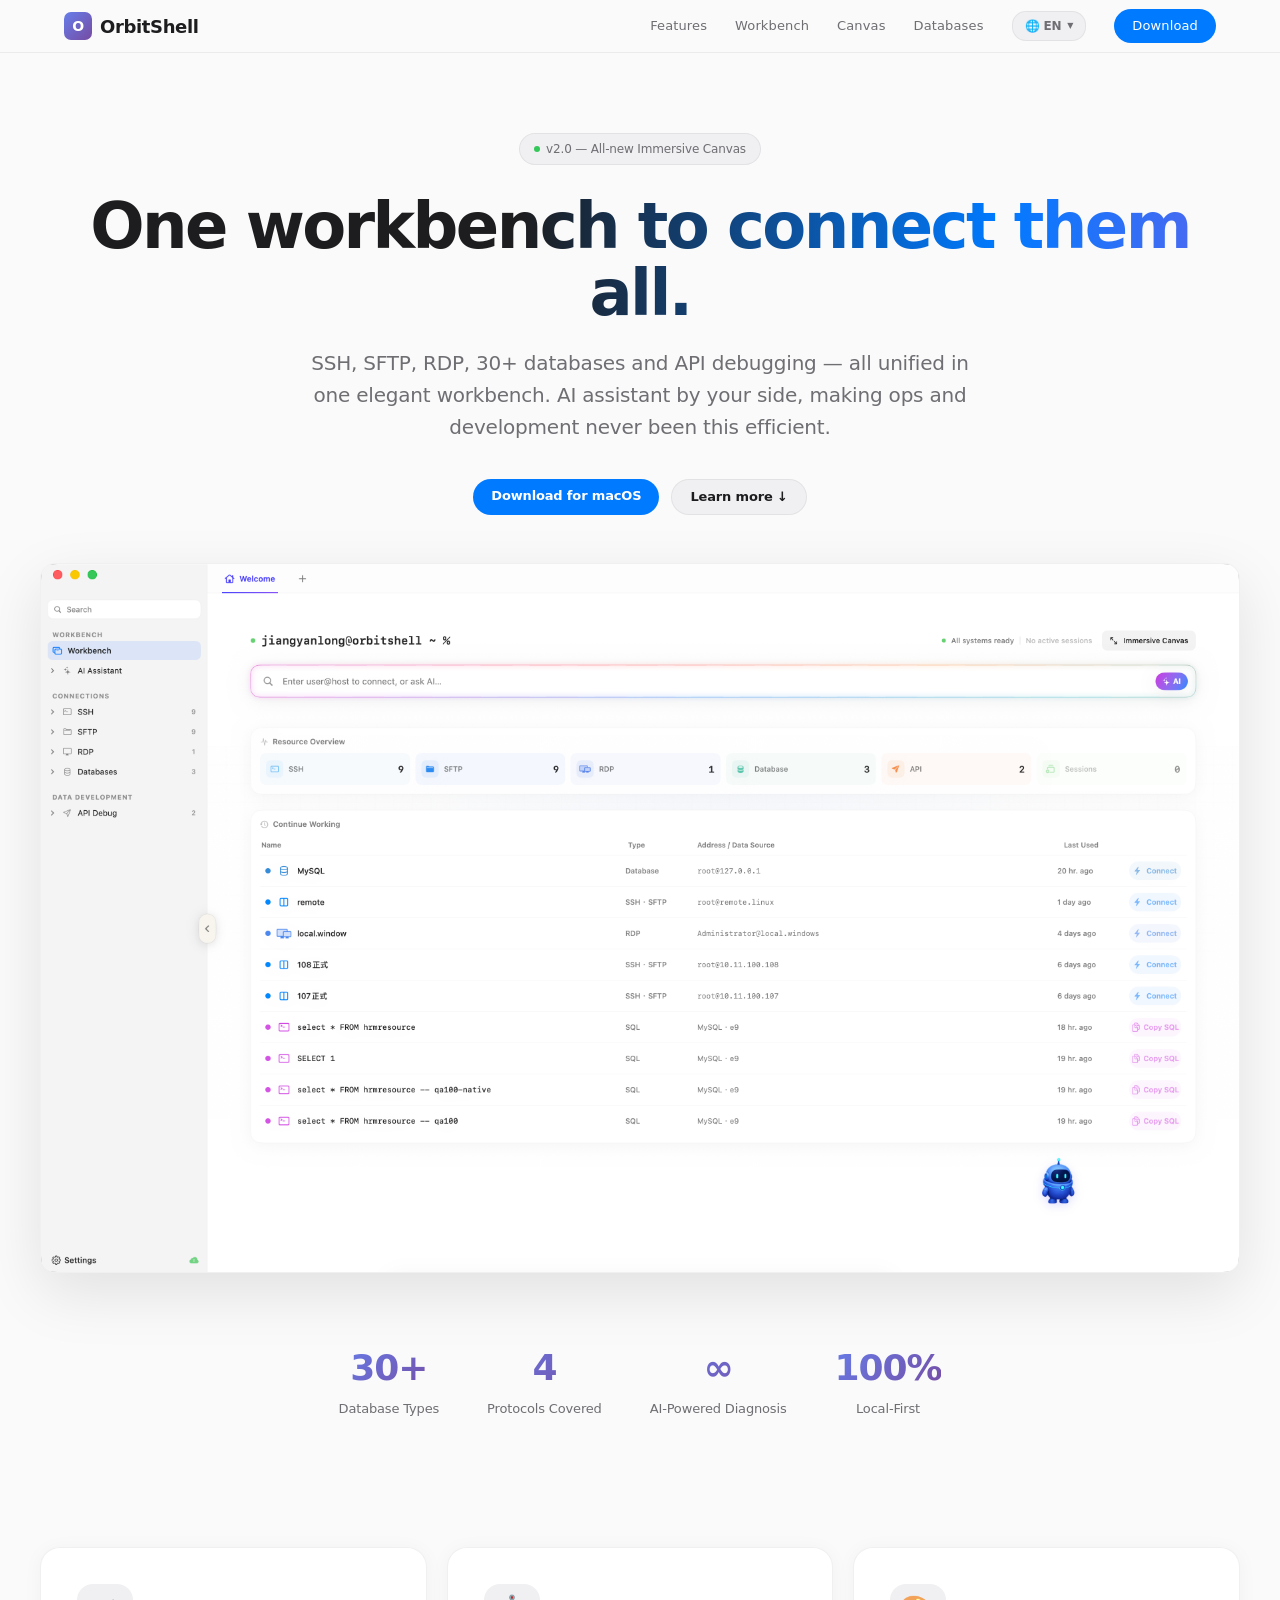
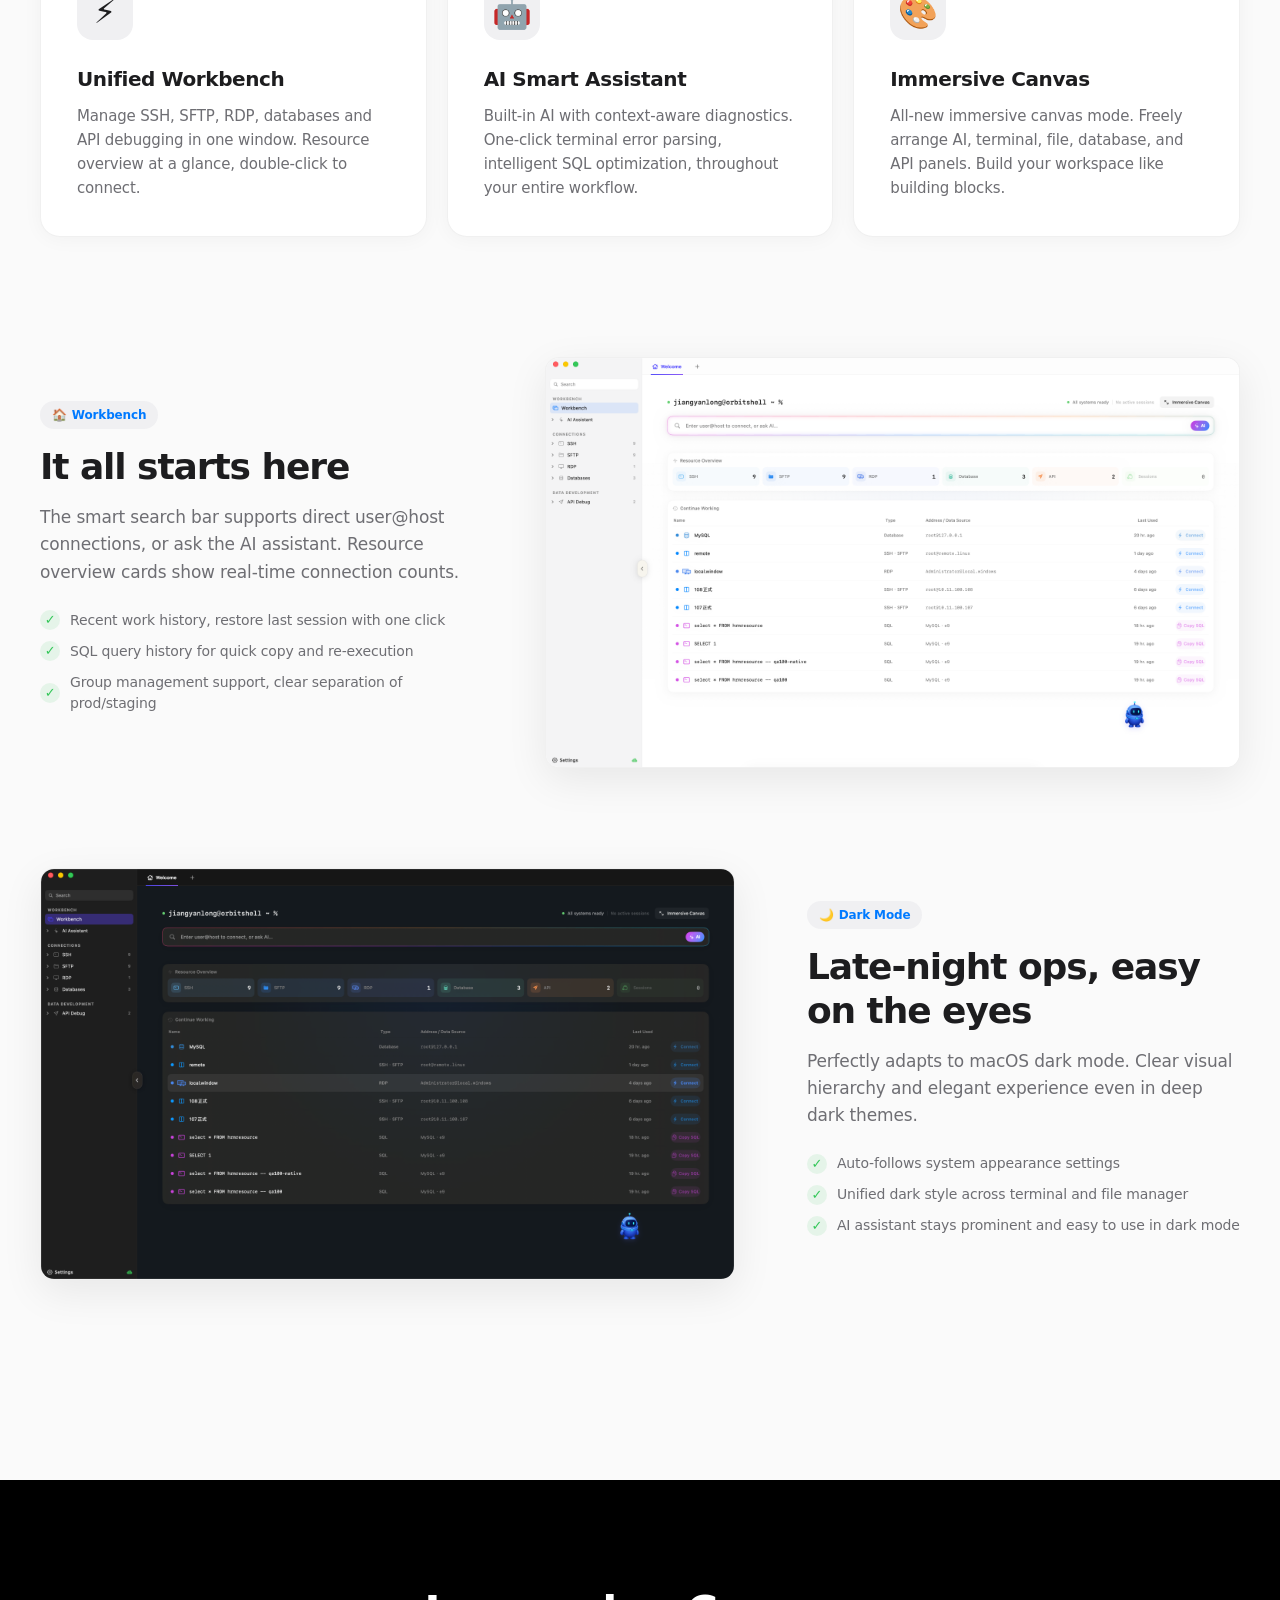
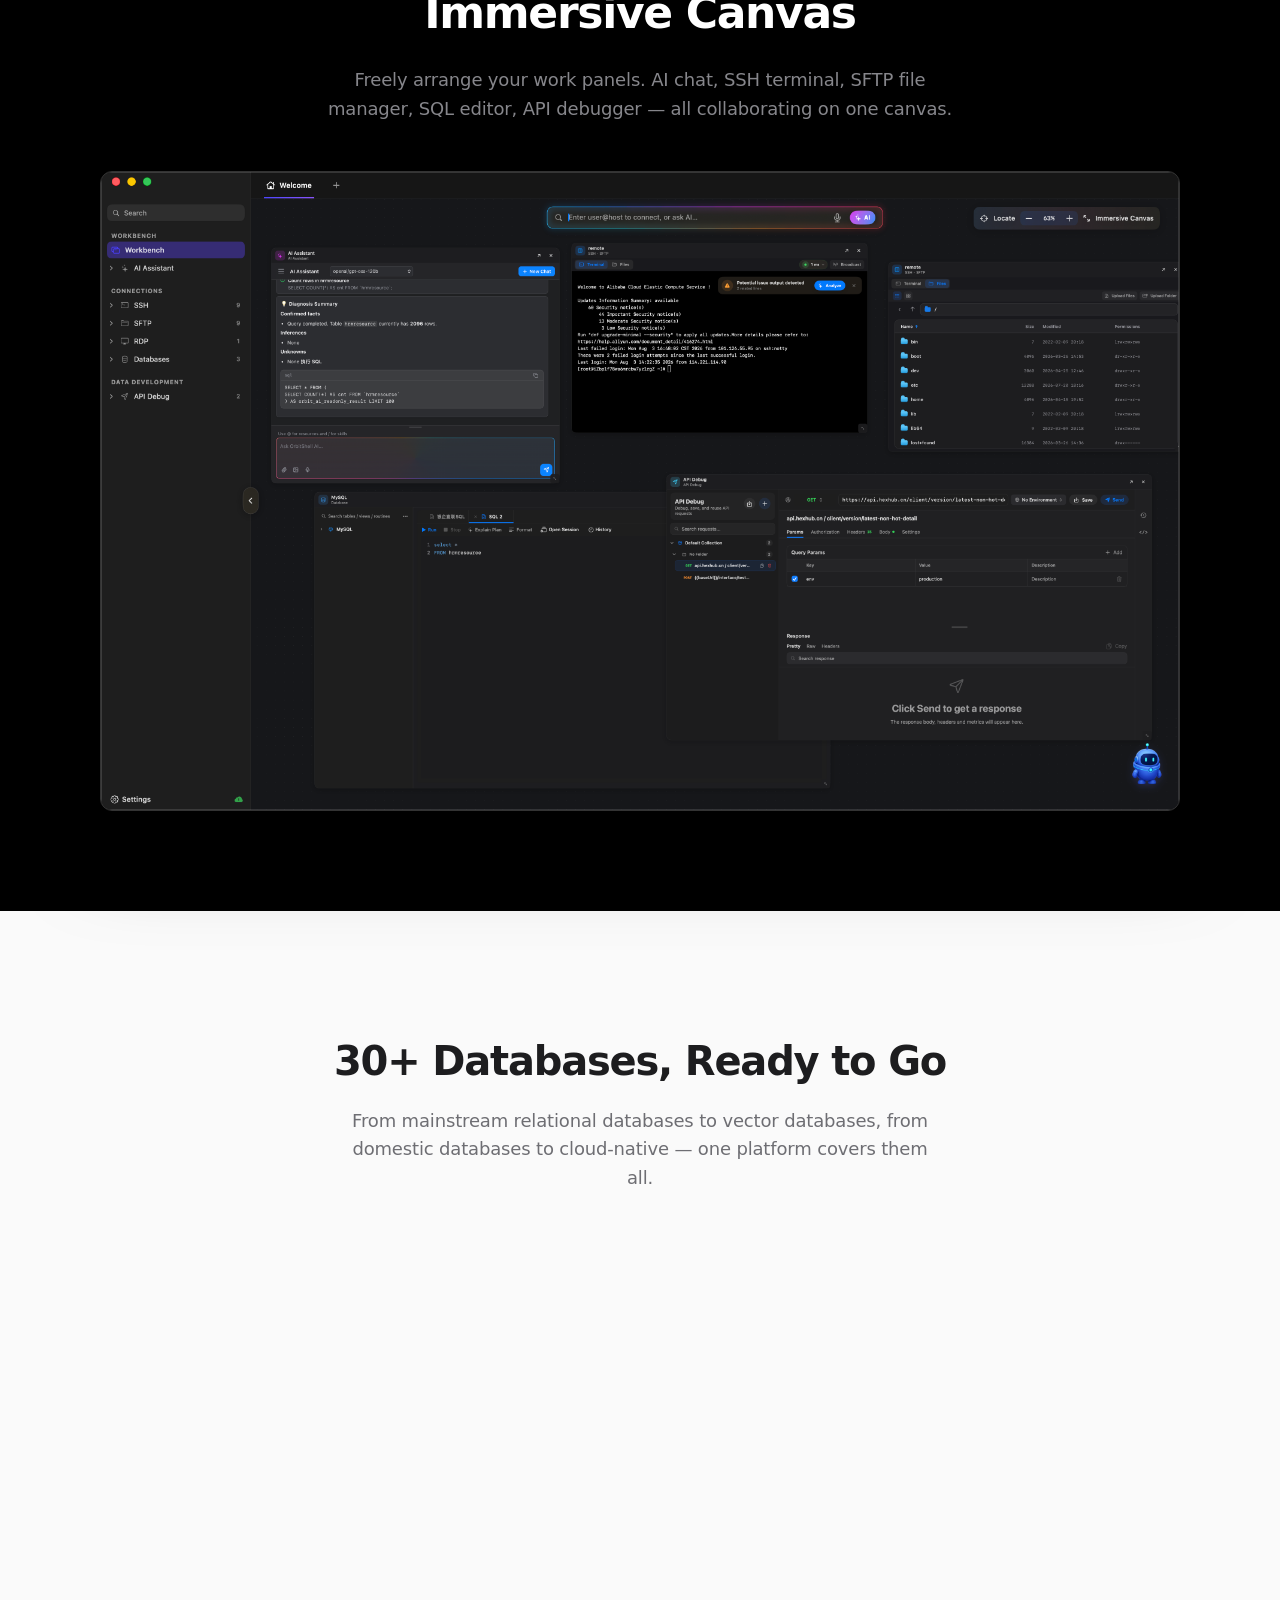
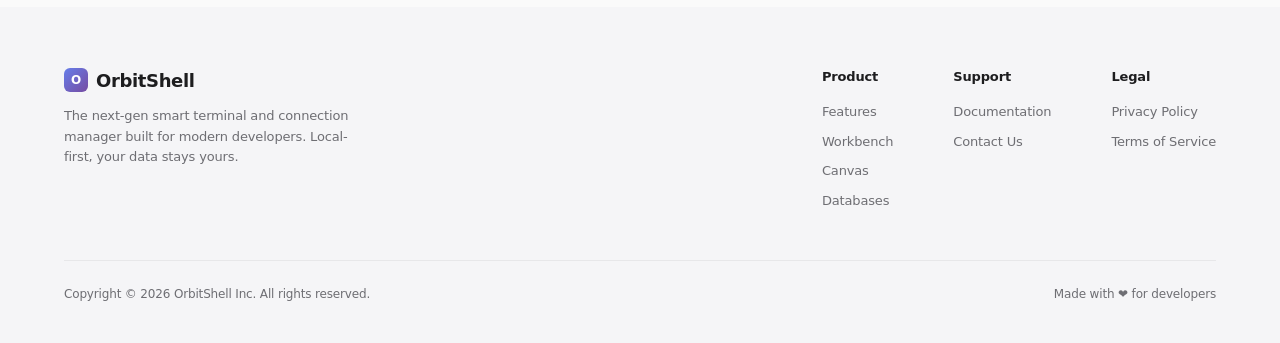
<file: index.html>
<!DOCTYPE html>
<html lang="en">
<head>
    <meta charset="UTF-8">
    <meta name="viewport" content="width=device-width, initial-scale=1.0">
    <title>OrbitShell - Smart Unified Connection Manager & AI Terminal</title>

    <link rel="icon" type="image/png" href="app-icon.png">
    <link rel="apple-touch-icon" href="app-icon.png">

    <style>
        :root {
            --bg-primary: #FAFAFA;
            --bg-card: #FFFFFF;
            --bg-sidebar: #FFFFFF;
            --text-main: #1D1D1F;
            --text-secondary: #6E6E73;
            --text-tertiary: #AEAEB2;
            --accent-blue: #007AFF;
            --accent-purple: #AF52DE;
            --accent-green: #34C759;
            --accent-orange: #FF9500;
            --border-color: rgba(0,0,0,0.06);
            --border-light: rgba(0,0,0,0.04);
            --nav-bg: rgba(250, 250, 250, 0.72);
            --card-shadow: 0 2px 20px rgba(0,0,0,0.04);
            --card-shadow-hover: 0 8px 40px rgba(0,0,0,0.08);
            --footer-bg: #F5F5F7;
            --tag-bg: #F0F0F2;
            --tag-active: #E8E8ED;
            --stat-bg: rgba(0,0,0,0.02);
            --terminal-bg: #F5F5F7;
            --gradient-blue: linear-gradient(135deg, #667eea 0%, #764ba2 100%);
            --gradient-purple: linear-gradient(135deg, #a855f7 0%, #6366f1 100%);

            --container-max: 1200px;
            --ease-out-expo: cubic-bezier(0.16, 1, 0.3, 1);
            --transition-speed: 0.7s;
        }

        @media (prefers-color-scheme: dark) {
            :root {
                --bg-primary: #000000;
                --bg-card: #1C1C1E;
                --bg-sidebar: #161618;
                --text-main: #F5F5F7;
                --text-secondary: #A1A1A6;
                --text-tertiary: #636366;
                --border-color: rgba(255,255,255,0.08);
                --border-light: rgba(255,255,255,0.04);
                --nav-bg: rgba(0, 0, 0, 0.75);
                --card-shadow: 0 2px 20px rgba(0,0,0,0.2);
                --card-shadow-hover: 0 8px 40px rgba(0,0,0,0.3);
                --footer-bg: #161618;
                --tag-bg: #2C2C2E;
                --tag-active: #3A3A3C;
                --stat-bg: rgba(255,255,255,0.03);
                --terminal-bg: #1C1C1E;
            }
        }

        * {
            box-sizing: border-box;
            margin: 0;
            padding: 0;
            -webkit-tap-highlight-color: transparent;
        }

        html { scroll-behavior: smooth; }

        body {
            font-family: -apple-system, BlinkMacSystemFont, "SF Pro Text", "SF Pro Display", "PingFang SC", "Helvetica Neue", "Microsoft YaHei", ui-sans-serif, system-ui, sans-serif;
            background-color: var(--bg-primary);
            color: var(--text-main);
            line-height: 1.5;
            font-weight: 400;
            letter-spacing: -0.01em;
            -webkit-font-smoothing: antialiased;
            -moz-osx-font-smoothing: grayscale;
            transition: background-color 0.5s ease, color 0.5s ease;
        }

        a { text-decoration: none; transition: color 0.3s; }

        .container {
            max-width: var(--container-max);
            margin: 0 auto;
            padding: 0 24px;
        }

        /* --- Animations --- */
        .reveal {
            opacity: 0;
            transform: translateY(24px) scale(0.98);
            filter: blur(8px);
            transition: opacity var(--transition-speed) var(--ease-out-expo),
                        transform var(--transition-speed) var(--ease-out-expo),
                        filter var(--transition-speed) var(--ease-out-expo);
        }
        .reveal.active {
            opacity: 1;
            transform: translateY(0) scale(1);
            filter: blur(0);
        }
        .delay-1 { transition-delay: 0.1s; }
        .delay-2 { transition-delay: 0.2s; }
        .delay-3 { transition-delay: 0.3s; }

        /* ===== Nav ===== */
        header {
            background-color: var(--nav-bg);
            backdrop-filter: saturate(180%) blur(20px);
            -webkit-backdrop-filter: saturate(180%) blur(20px);
            position: sticky;
            top: 0;
            z-index: 1000;
            border-bottom: 1px solid var(--border-color);
        }

        .nav-inner {
            display: flex;
            justify-content: space-between;
            align-items: center;
            height: 52px;
        }

        .logo {
            display: flex;
            align-items: center;
            gap: 8px;
            font-size: 18px;
            font-weight: 700;
            color: var(--text-main);
            z-index: 1001;
            letter-spacing: -0.02em;
        }

        .logo-icon {
            width: 28px;
            height: 28px;
            border-radius: 7px;
            background: var(--gradient-blue);
            display: flex;
            align-items: center;
            justify-content: center;
            color: #fff;
            font-size: 14px;
            font-weight: 800;
        }

        .nav-links {
            display: flex;
            gap: 28px;
            align-items: center;
        }

        .nav-links a {
            color: var(--text-secondary);
            font-size: 13px;
            font-weight: 500;
            letter-spacing: 0.01em;
        }

        .nav-links a:hover { color: var(--text-main); }

        .menu-toggle {
            display: none;
            flex-direction: column;
            gap: 5px;
            cursor: pointer;
            z-index: 1001;
            padding: 8px;
        }

        .menu-toggle span {
            width: 18px;
            height: 1.5px;
            background: var(--text-main);
            transition: 0.3s;
        }

        /* ===== Language Dropdown ===== */
        .lang-dropdown {
            position: relative;
        }

        .lang-toggle {
            background: var(--tag-bg);
            border: 1px solid var(--border-color);
            border-radius: 14px;
            padding: 5px 12px;
            font-size: 12px;
            font-weight: 600;
            color: var(--text-secondary);
            cursor: pointer;
            transition: all 0.3s var(--ease-out-expo);
            display: inline-flex;
            align-items: center;
            gap: 4px;
            user-select: none;
            white-space: nowrap;
        }

        .lang-toggle:hover {
            background: var(--tag-active);
            color: var(--text-main);
        }

        .lang-toggle .arrow {
            font-size: 8px;
            transition: transform 0.2s ease;
            margin-left: 2px;
        }

        .lang-dropdown.open .lang-toggle .arrow {
            transform: rotate(180deg);
        }

        .lang-menu {
            position: absolute;
            top: calc(100% + 6px);
            right: 0;
            background: var(--bg-card);
            border: 1px solid var(--border-color);
            border-radius: 12px;
            box-shadow: 0 8px 32px rgba(0,0,0,0.12);
            padding: 6px;
            min-width: 160px;
            opacity: 0;
            visibility: hidden;
            transform: translateY(-8px);
            transition: all 0.2s var(--ease-out-expo);
            z-index: 1100;
        }

        .lang-dropdown.open .lang-menu {
            opacity: 1;
            visibility: visible;
            transform: translateY(0);
        }

        .lang-option {
            display: flex;
            align-items: center;
            gap: 8px;
            padding: 8px 12px;
            border-radius: 8px;
            font-size: 13px;
            font-weight: 500;
            color: var(--text-secondary);
            cursor: pointer;
            transition: all 0.15s ease;
            white-space: nowrap;
        }

        .lang-option:hover {
            background: var(--tag-bg);
            color: var(--text-main);
        }

        .lang-option.active {
            background: var(--accent-blue);
            color: #FFF;
        }

        .lang-option .lang-code {
            font-size: 11px;
            opacity: 0.5;
            margin-left: auto;
        }

        .lang-option.active .lang-code {
            opacity: 0.7;
        }

        .btn-primary {
            background-color: var(--accent-blue);
            color: #FFF !important;
            padding: 7px 18px;
            border-radius: 20px;
            font-size: 13px;
            font-weight: 600;
            transition: all 0.3s var(--ease-out-expo);
            display: inline-block;
        }

        .btn-primary:hover {
            background-color: #0071e3;
            transform: scale(1.04);
        }

        /* ===== Hero ===== */
        .hero {
            text-align: center;
            padding: 80px 0 40px;
            position: relative;
        }

        .hero-badge {
            display: inline-flex;
            align-items: center;
            gap: 6px;
            background: var(--tag-bg);
            border: 1px solid var(--border-color);
            border-radius: 20px;
            padding: 6px 14px;
            font-size: 12px;
            font-weight: 500;
            color: var(--text-secondary);
            margin-bottom: 28px;
        }

        .hero-badge .dot {
            width: 6px;
            height: 6px;
            border-radius: 50%;
            background: var(--accent-green);
            animation: pulse 2s infinite;
        }

        @keyframes pulse {
            0%, 100% { opacity: 1; }
            50% { opacity: 0.4; }
        }

        @keyframes textShine {
            0% { background-position: 0% 50%; }
            100% { background-position: 200% 50%; }
        }

        .hero h1 {
            font-size: 64px;
            font-weight: 800;
            letter-spacing: -0.04em;
            margin-bottom: 20px;
            line-height: 1.05;
            background: linear-gradient(
                to right,
                var(--text-main) 20%,
                var(--accent-blue) 40%,
                var(--accent-purple) 60%,
                var(--text-main) 80%
            );
            background-size: 200% auto;
            -webkit-background-clip: text;
            -webkit-text-fill-color: transparent;
            animation: textShine 6s linear infinite;
        }

        .hero p {
            font-size: 20px;
            color: var(--text-secondary);
            max-width: 680px;
            margin: 0 auto 36px;
            font-weight: 400;
            letter-spacing: -0.01em;
            line-height: 1.6;
        }

        .hero-actions {
            display: flex;
            justify-content: center;
            gap: 12px;
            margin-bottom: 48px;
        }

        .btn-secondary {
            background: var(--tag-bg);
            color: var(--text-main) !important;
            padding: 7px 18px;
            border-radius: 20px;
            font-size: 13px;
            font-weight: 600;
            transition: all 0.3s var(--ease-out-expo);
            display: inline-flex;
            align-items: center;
            gap: 6px;
            border: 1px solid var(--border-color);
        }

        .btn-secondary:hover {
            background: var(--tag-active);
            transform: scale(1.04);
        }

        .hero-image-wrapper {
            border-radius: 16px;
            overflow: hidden;
            box-shadow: 0 20px 60px rgba(0,0,0,0.1);
            border: 1px solid var(--border-color);
            background: var(--bg-card);
            line-height: 0;
            position: relative;
        }

        .hero-image-wrapper img {
            width: 100%;
            height: auto;
            display: block;
        }

        /* ===== Stats ===== */
        .stats-bar {
            display: flex;
            justify-content: center;
            gap: 48px;
            padding: 48px 0;
            margin-top: -20px;
        }

        .stat-item { text-align: center; }

        .stat-number {
            font-size: 36px;
            font-weight: 800;
            letter-spacing: -0.03em;
            background: var(--gradient-blue);
            -webkit-background-clip: text;
            -webkit-text-fill-color: transparent;
        }

        .stat-label {
            font-size: 13px;
            color: var(--text-secondary);
            margin-top: 4px;
        }

        /* ===== Features ===== */
        .section-title {
            text-align: center;
            margin-bottom: 16px;
            font-size: 40px;
            font-weight: 700;
            letter-spacing: -0.03em;
        }

        .section-desc {
            text-align: center;
            color: var(--text-secondary);
            font-size: 18px;
            max-width: 600px;
            margin: 0 auto 56px;
            line-height: 1.6;
        }

        .features-grid {
            display: grid;
            grid-template-columns: repeat(3, 1fr);
            gap: 20px;
            padding: 80px 0 60px;
        }

        .feature-card {
            background: var(--bg-card);
            border-radius: 20px;
            padding: 36px;
            box-shadow: var(--card-shadow);
            border: 1px solid var(--border-color);
            transition: transform 0.4s var(--ease-out-expo), box-shadow 0.4s var(--ease-out-expo);
            text-align: left;
        }

        .feature-card:hover {
            transform: translateY(-4px);
            box-shadow: var(--card-shadow-hover);
        }

        .feature-icon {
            font-size: 32px;
            margin-bottom: 24px;
            display: inline-flex;
            width: 56px;
            height: 56px;
            background: var(--tag-bg);
            align-items: center;
            justify-content: center;
            border-radius: 16px;
            transition: transform 0.4s var(--ease-out-expo);
        }

        .feature-card:hover .feature-icon {
            transform: scale(1.08) rotate(3deg);
        }

        .feature-card h3 {
            font-size: 20px;
            margin-bottom: 10px;
            font-weight: 600;
            letter-spacing: -0.02em;
        }

        .feature-card p {
            color: var(--text-secondary);
            font-size: 15px;
            line-height: 1.6;
        }

        /* ===== Showcase ===== */
        .showcase-section { padding: 60px 0; }

        .showcase-row {
            display: flex;
            align-items: center;
            gap: 72px;
            margin-bottom: 100px;
        }

        .showcase-row:nth-child(even) { flex-direction: row-reverse; }

        .showcase-text { flex: 1; }

        .showcase-tag {
            display: inline-flex;
            align-items: center;
            gap: 5px;
            background: var(--tag-bg);
            border-radius: 14px;
            padding: 5px 12px;
            font-size: 12px;
            font-weight: 600;
            color: var(--accent-blue);
            margin-bottom: 16px;
        }

        .showcase-text h2 {
            font-size: 36px;
            margin-bottom: 16px;
            letter-spacing: -0.03em;
            font-weight: 700;
            line-height: 1.2;
        }

        .showcase-text p {
            font-size: 17px;
            color: var(--text-secondary);
            margin-bottom: 24px;
            line-height: 1.6;
        }

        .showcase-list { list-style: none; padding: 0; }

        .showcase-list li {
            display: flex;
            align-items: center;
            gap: 10px;
            font-size: 14px;
            color: var(--text-secondary);
            margin-bottom: 10px;
        }

        .showcase-list li::before {
            content: "✓";
            color: var(--accent-green);
            font-weight: 700;
            font-size: 13px;
            width: 20px;
            height: 20px;
            display: flex;
            align-items: center;
            justify-content: center;
            background: rgba(52,199,89,0.1);
            border-radius: 50%;
            flex-shrink: 0;
        }

        .showcase-image {
            flex: 1.6;
            border-radius: 14px;
            overflow: hidden;
            box-shadow: 0 12px 40px rgba(0,0,0,0.08);
            border: 1px solid var(--border-color);
            background: var(--bg-card);
            line-height: 0;
        }

        .showcase-image img {
            width: 100%;
            display: block;
            cursor: zoom-in;
            transition: 0.5s var(--ease-out-expo);
        }

        /* ===== Dark Section ===== */
        .dark-section {
            background-color: #000;
            color: #FFFFFF;
            padding: 100px 0;
            text-align: center;
            margin: 40px 0;
        }

        .dark-section h2 {
            font-size: 44px;
            margin-bottom: 20px;
            font-weight: 700;
            letter-spacing: -0.03em;
        }

        .dark-section p {
            color: #86868B;
            font-size: 18px;
            max-width: 640px;
            margin: 0 auto 48px;
            line-height: 1.6;
        }

        .dark-section .image-container {
            max-width: 1080px;
            margin: 0 auto;
            border-radius: 12px;
            overflow: hidden;
            border: 1px solid #333;
            box-shadow: 0 40px 80px rgba(0,0,0,0.5);
        }

        .dark-section img { width: 100%; display: block; }

        /* ===== Database Grid ===== */
        .db-section { padding: 80px 0 60px; }

        .db-grid {
            display: grid;
            grid-template-columns: repeat(6, 1fr);
            gap: 12px;
            margin-top: 48px;
        }

        .db-tag {
            display: flex;
            align-items: center;
            justify-content: center;
            gap: 6px;
            padding: 12px 8px;
            background: var(--bg-card);
            border: 1px solid var(--border-color);
            border-radius: 12px;
            font-size: 13px;
            font-weight: 500;
            color: var(--text-main);
            transition: all 0.3s var(--ease-out-expo);
            cursor: default;
        }

        .db-tag:hover {
            border-color: var(--accent-blue);
            box-shadow: 0 4px 16px rgba(0,122,255,0.1);
            transform: translateY(-2px);
        }

        .db-tag .db-icon { font-size: 16px; }

        .db-tag.coming-soon {
            opacity: 0.5;
            font-size: 11px;
            color: var(--text-tertiary);
        }

        /* ===== Footer ===== */
        footer {
            background: var(--footer-bg);
            padding: 60px 0 40px;
            color: var(--text-secondary);
            transition: background-color 0.5s ease;
        }

        .footer-content {
            display: flex;
            justify-content: space-between;
            margin-bottom: 40px;
        }

        .footer-logo {
            display: flex;
            align-items: center;
            gap: 8px;
            font-size: 18px;
            font-weight: 700;
            margin-bottom: 12px;
            color: var(--text-main);
            letter-spacing: -0.02em;
        }

        .footer-logo .logo-icon {
            width: 24px;
            height: 24px;
            border-radius: 6px;
            font-size: 12px;
        }

        .footer-desc {
            font-size: 13px;
            max-width: 300px;
            line-height: 1.6;
        }

        .footer-links { display: flex; gap: 60px; }

        .link-group h4 {
            font-size: 13px;
            margin-bottom: 16px;
            color: var(--text-main);
            font-weight: 600;
        }

        .link-group a {
            display: block;
            color: var(--text-secondary);
            font-size: 13px;
            margin-bottom: 10px;
        }

        .link-group a:hover {
            color: var(--accent-blue);
            text-decoration: underline;
        }

        .copyright {
            padding-top: 24px;
            border-top: 1px solid var(--border-color);
            font-size: 12px;
            display: flex;
            justify-content: space-between;
            align-items: center;
        }

        /* ===== Modal ===== */
        .modal {
            display: none;
            position: fixed;
            z-index: 2000;
            left: 0; top: 0;
            width: 100%; height: 100%;
            background-color: rgba(0,0,0,0.85);
            backdrop-filter: blur(10px);
            opacity: 0;
            transition: opacity 0.4s var(--ease-out-expo);
            justify-content: center;
            align-items: center;
        }
        .modal.show { display: flex; opacity: 1; }

        .modal-content {
            max-width: 90vw;
            max-height: 85vh;
            width: auto; height: auto;
            object-fit: contain;
            border-radius: 12px;
            transform: scale(0.95);
            transition: transform 0.4s var(--ease-out-expo);
            cursor: zoom-out;
        }
        .modal.show .modal-content { transform: scale(1); }

        .close-modal {
            position: absolute;
            top: 24px; right: 32px;
            font-size: 40px;
            font-weight: 300;
            color: #FFFFFF;
            cursor: pointer;
            z-index: 2001;
            transition: transform 0.2s ease, color 0.2s ease;
            line-height: 1;
            text-shadow: 0 2px 10px rgba(0,0,0,0.5);
        }
        .close-modal:hover {
            color: var(--accent-blue);
            transform: scale(1.1);
        }

        /* ===== Responsive ===== */
        @media (max-width: 768px) {
            .nav-links {
                background: var(--bg-card);
                position: fixed;
                top: 0; right: -100%;
                height: 100vh;
                width: 260px;
                flex-direction: column;
                padding: 80px 32px 32px;
                gap: 20px;
                transition: right 0.3s var(--ease-out-expo);
                box-shadow: -4px 0 20px rgba(0,0,0,0.1);
            }
            .nav-links.active { right: 0; }
            .menu-toggle { display: flex; }
            .hero { padding: 48px 0 20px; }
            .hero h1 { font-size: 36px; line-height: 1.2; }
            .hero p { font-size: 16px; margin-bottom: 24px; }
            .hero-actions { flex-direction: column; align-items: center; }
            .stats-bar { gap: 24px; flex-wrap: wrap; }
            .stat-number { font-size: 28px; }
            .features-grid { grid-template-columns: 1fr; padding: 40px 0; gap: 12px; }
            .feature-card { padding: 28px 20px; border-radius: 18px; }
            .section-title { font-size: 28px; }
            .section-desc { font-size: 16px; margin-bottom: 36px; }
            .showcase-row { flex-direction: column !important; text-align: center; gap: 28px; margin-bottom: 64px; }
            .showcase-text h2 { font-size: 26px; }
            .showcase-text p { font-size: 15px; }
            .showcase-list { text-align: left; display: inline-block; }
            .db-grid { grid-template-columns: repeat(3, 1fr); gap: 8px; }
            .dark-section { padding: 60px 0; }
            .dark-section h2 { font-size: 28px; }
            .dark-section p { font-size: 15px; margin-bottom: 32px; }
            .footer-content { flex-direction: column; gap: 32px; }
            .footer-links { gap: 32px; }
            .copyright { flex-direction: column; gap: 8px; text-align: center; }
        }
    </style>
</head>
<body>

    <header>
        <div class="container nav-inner">
            <div class="logo">
                <div class="logo-icon">O</div>
                OrbitShell
            </div>

            <div class="menu-toggle" id="mobileMenuBtn">
                <span></span>
                <span></span>
            </div>

            <nav class="nav-links" id="navLinks">
                <a href="#features" data-i18n="nav.features">Features</a>
                <a href="#workbench" data-i18n="nav.workbench">Workbench</a>
                <a href="#canvas" data-i18n="nav.canvas">Canvas</a>
                <a href="#databases" data-i18n="nav.databases">Databases</a>
                <div class="lang-dropdown" id="langDropdown">
                    <span class="lang-toggle" id="langToggle" title="Switch language">🌐 EN <span class="arrow">▼</span></span>
                    <div class="lang-menu" id="langMenu">
                        <div class="lang-option active" data-lang="en">English <span class="lang-code">EN</span></div>
                        <div class="lang-option" data-lang="zh">中文 <span class="lang-code">ZH</span></div>
                        <div class="lang-option" data-lang="ja">日本語 <span class="lang-code">JA</span></div>
                        <div class="lang-option" data-lang="ko">한국어 <span class="lang-code">KO</span></div>
                        <div class="lang-option" data-lang="fr">Français <span class="lang-code">FR</span></div>
                        <div class="lang-option" data-lang="de">Deutsch <span class="lang-code">DE</span></div>
                        <div class="lang-option" data-lang="es">Español <span class="lang-code">ES</span></div>
                        <div class="lang-option" data-lang="pt">Português <span class="lang-code">PT</span></div>
                        <div class="lang-option" data-lang="ru">Русский <span class="lang-code">RU</span></div>
                    </div>
                </div>
                <a href="https://apps.apple.com/app/orbitshell/id6762333829" target="_blank" class="btn-primary" data-i18n="nav.download">Download</a>
            </nav>
        </div>
    </header>

    <main>
        <section class="hero container">
            <div class="hero-badge reveal">
                <span class="dot"></span>
                <span data-i18n="hero.badge">v2.0 — All-new Immersive Canvas</span>
            </div>
            <h1 class="reveal delay-1" data-i18n="hero.title">One workbench to connect them all.</h1>
            <p class="reveal delay-2" data-i18n="hero.subtitle">SSH, SFTP, RDP, 30+ databases and API debugging — all unified in one elegant workbench. AI assistant by your side, making ops and development never been this efficient.</p>
            <div class="hero-actions reveal delay-3">
                <a href="https://apps.apple.com/app/orbitshell/id6762333829" target="_blank" class="btn-primary" data-i18n="hero.download">Download for macOS</a>
                <a href="#features" class="btn-secondary" data-i18n="hero.learn">Learn more ↓</a>
            </div>
            <div class="hero-image-wrapper reveal delay-3">
                <img src="main-qs.png" alt="OrbitShell Workbench" class="zoom-img">
            </div>
        </section>

        <section class="stats-bar container reveal">
            <div class="stat-item">
                <div class="stat-number">30+</div>
                <div class="stat-label" data-i18n="stat.databases">Database Types</div>
            </div>
            <div class="stat-item">
                <div class="stat-number">4</div>
                <div class="stat-label" data-i18n="stat.protocols">Protocols Covered</div>
            </div>
            <div class="stat-item">
                <div class="stat-number">∞</div>
                <div class="stat-label" data-i18n="stat.ai">AI-Powered Diagnosis</div>
            </div>
            <div class="stat-item">
                <div class="stat-number">100%</div>
                <div class="stat-label" data-i18n="stat.local">Local-First</div>
            </div>
        </section>

        <section id="features" class="container features-grid">
            <div class="feature-card reveal">
                <div class="feature-icon">⚡</div>
                <h3 data-i18n="f1.title">Unified Workbench</h3>
                <p data-i18n="f1.desc">Manage SSH, SFTP, RDP, databases and API debugging in one window. Resource overview at a glance, double-click to connect.</p>
            </div>
            <div class="feature-card reveal delay-1">
                <div class="feature-icon">🤖</div>
                <h3 data-i18n="f2.title">AI Smart Assistant</h3>
                <p data-i18n="f2.desc">Built-in AI with context-aware diagnostics. One-click terminal error parsing, intelligent SQL optimization, throughout your entire workflow.</p>
            </div>
            <div class="feature-card reveal delay-2">
                <div class="feature-icon">🎨</div>
                <h3 data-i18n="f3.title">Immersive Canvas</h3>
                <p data-i18n="f3.desc">All-new immersive canvas mode. Freely arrange AI, terminal, file, database, and API panels. Build your workspace like building blocks.</p>
            </div>
        </section>

        <section id="workbench" class="showcase-section container">
            <div class="showcase-row reveal">
                <div class="showcase-text">
                    <div class="showcase-tag">🏠 <span data-i18n="sw1.tag">Workbench</span></div>
                    <h2 data-i18n="sw1.title">It all starts here</h2>
                    <p data-i18n="sw1.desc">The smart search bar supports direct user@host connections, or ask the AI assistant. Resource overview cards show real-time connection counts.</p>
                    <ul class="showcase-list">
                        <li data-i18n="sw1.l1">Recent work history, restore last session with one click</li>
                        <li data-i18n="sw1.l2">SQL query history for quick copy and re-execution</li>
                        <li data-i18n="sw1.l3">Group management support, clear separation of prod/staging</li>
                    </ul>
                </div>
                <div class="showcase-image">
                    <img src="main-qs.png" alt="OrbitShell Workbench Light Mode" class="zoom-img">
                </div>
            </div>

            <div class="showcase-row reveal">
                <div class="showcase-text">
                    <div class="showcase-tag">🌙 <span data-i18n="sw2.tag">Dark Mode</span></div>
                    <h2 data-i18n="sw2.title">Late-night ops, easy on the eyes</h2>
                    <p data-i18n="sw2.desc">Perfectly adapts to macOS dark mode. Clear visual hierarchy and elegant experience even in deep dark themes.</p>
                    <ul class="showcase-list">
                        <li data-i18n="sw2.l1">Auto-follows system appearance settings</li>
                        <li data-i18n="sw2.l2">Unified dark style across terminal and file manager</li>
                        <li data-i18n="sw2.l3">AI assistant stays prominent and easy to use in dark mode</li>
                    </ul>
                </div>
                <div class="showcase-image">
                    <img src="main-ss.png" alt="OrbitShell Workbench Dark Mode" class="zoom-img">
                </div>
            </div>
        </section>

        <section id="canvas" class="dark-section">
            <div class="container reveal">
                <h2>Immersive Canvas</h2>
                <p data-i18n="canvas.desc">Freely arrange your work panels. AI chat, SSH terminal, SFTP file manager, SQL editor, API debugger — all collaborating on one canvas.</p>
                <div class="image-container">
                    <img src="wxhb.png" alt="Immersive Canvas Multi-Panel View" class="zoom-img">
                </div>
            </div>
        </section>

        <section id="databases" class="db-section container">
            <div class="reveal">
                <h2 class="section-title" data-i18n="db.title">30+ Databases, Ready to Go</h2>
                <p class="section-desc" data-i18n="db.desc">From mainstream relational databases to vector databases, from domestic databases to cloud-native — one platform covers them all.</p>
            </div>
            <div class="db-grid reveal delay-1">
                <div class="db-tag"><span class="db-icon">🐬</span> MySQL</div>
                <div class="db-tag"><span class="db-icon">🐘</span> PostgreSQL</div>
                <div class="db-tag"><span class="db-icon">🔴</span> Redis</div>
                <div class="db-tag"><span class="db-icon">💎</span> SQLite</div>
                <div class="db-tag"><span class="db-icon">🏢</span> SQL Server</div>
                <div class="db-tag"><span class="db-icon">☁️</span> Oracle</div>
                <div class="db-tag"><span class="db-icon">🦅</span> MariaDB</div>
                <div class="db-tag"><span class="db-icon">🦆</span> DuckDB</div>
                <div class="db-tag"><span class="db-icon">📊</span> ClickHouse</div>
                <div class="db-tag"><span class="db-icon">🍃</span> MongoDB</div>
                <div class="db-tag"><span class="db-icon">🔍</span> Elasticsearch</div>
                <div class="db-tag"><span class="db-icon">📦</span> RQLite</div>
                <div class="db-tag"><span class="db-icon">🌟</span> StarRocks</div>
                <div class="db-tag"><span class="db-icon">🎯</span> Doris</div>
                <div class="db-tag"><span class="db-icon">🏠</span> Redshift</div>
                <div class="db-tag"><span class="db-icon">🏔️</span> GaussDB</div>
                <div class="db-tag"><span class="db-icon">🔐</span> TDSQL</div>
                <div class="db-tag"><span class="db-icon">🐉</span> 达梦 DM8</div>
                <div class="db-tag"><span class="db-icon">🏛️</span> KingbaseES</div>
                <div class="db-tag"><span class="db-icon">🏔️</span> HighGo</div>
                <div class="db-tag"><span class="db-icon">🌲</span> Vastbase</div>
                <div class="db-tag"><span class="db-icon">🦁</span> GoldenDB</div>
                <div class="db-tag"><span class="db-icon">📐</span> Databend</div>
                <div class="db-tag"><span class="db-icon">🔑</span> KWDB</div>
                <div class="db-tag"><span class="db-icon">⛰️</span> YashanDB</div>
                <div class="db-tag coming-soon">Qdrant · <span data-i18n="db.more">More</span></div>
            </div>
        </section>
    </main>

    <footer id="support">
        <div class="container">
            <div class="footer-content">
                <div>
                    <div class="footer-logo">
                        <div class="logo-icon">O</div>
                        OrbitShell
                    </div>
                    <p class="footer-desc" data-i18n="footer.desc">The next-gen smart terminal and connection manager built for modern developers. Local-first, your data stays yours.</p>
                </div>
                <div class="footer-links">
                    <div class="link-group">
                        <h4 data-i18n="footer.product">Product</h4>
                        <a href="#features" data-i18n="footer.features">Features</a>
                        <a href="#workbench" data-i18n="footer.workbench">Workbench</a>
                        <a href="#canvas" data-i18n="footer.canvas">Canvas</a>
                        <a href="#databases" data-i18n="footer.databases">Databases</a>
                    </div>
                    <div class="link-group">
                        <h4 data-i18n="footer.support">Support</h4>
                        <a href="support.html" data-i18n="footer.docs">Documentation</a>
                        <a href="mailto:support@orbitshell.cn" data-i18n="footer.contact">Contact Us</a>
                    </div>
                    <div class="link-group">
                        <h4 data-i18n="footer.legal">Legal</h4>
                        <a href="privacy.html" data-i18n="footer.privacy">Privacy Policy</a>
                        <a href="terms.html" data-i18n="footer.terms">Terms of Service</a>
                    </div>
                </div>
            </div>
            <div class="copyright">
                <span>Copyright © 2026 OrbitShell Inc. All rights reserved.</span>
                <span>Made with ❤️ for developers</span>
            </div>
        </div>
    </footer>

    <div id="imgModal" class="modal">
        <span class="close-modal" id="closeImgBtn">&times;</span>
        <img class="modal-content" id="expandedImg">
    </div>

    <script>
        /* ===== i18n Translation Dictionary ===== */
        const i18n = {
            en: {
                "nav.features":"Features","nav.workbench":"Workbench","nav.canvas":"Canvas","nav.databases":"Databases","nav.download":"Download",
                "hero.badge":"v2.0 — All-new Immersive Canvas","hero.title":"One workbench to connect them all.","hero.subtitle":"SSH, SFTP, RDP, 30+ databases and API debugging — all unified in one elegant workbench. AI assistant by your side, making ops and development never been this efficient.","hero.download":"Download for macOS","hero.learn":"Learn more ↓",
                "stat.databases":"Database Types","stat.protocols":"Protocols Covered","stat.ai":"AI-Powered Diagnosis","stat.local":"Local-First",
                "f1.title":"Unified Workbench","f1.desc":"Manage SSH, SFTP, RDP, databases and API debugging in one window. Resource overview at a glance, double-click to connect.","f2.title":"AI Smart Assistant","f2.desc":"Built-in AI with context-aware diagnostics. One-click terminal error parsing, intelligent SQL optimization, throughout your entire workflow.","f3.title":"Immersive Canvas","f3.desc":"All-new immersive canvas mode. Freely arrange AI, terminal, file, database, and API panels. Build your workspace like building blocks.",
                "sw1.tag":"Workbench","sw1.title":"It all starts here","sw1.desc":"The smart search bar supports direct user@host connections, or ask the AI assistant. Resource overview cards show real-time connection counts.","sw1.l1":"Recent work history, restore last session with one click","sw1.l2":"SQL query history for quick copy and re-execution","sw1.l3":"Group management support, clear separation of prod/staging",
                "sw2.tag":"Dark Mode","sw2.title":"Late-night ops, easy on the eyes","sw2.desc":"Perfectly adapts to macOS dark mode. Clear visual hierarchy and elegant experience even in deep dark themes.","sw2.l1":"Auto-follows system appearance settings","sw2.l2":"Unified dark style across terminal and file manager","sw2.l3":"AI assistant stays prominent and easy to use in dark mode",
                "canvas.desc":"Freely arrange your work panels. AI chat, SSH terminal, SFTP file manager, SQL editor, API debugger — all collaborating on one canvas.",
                "db.title":"30+ Databases, Ready to Go","db.desc":"From mainstream relational databases to vector databases, from domestic databases to cloud-native — one platform covers them all.","db.more":"More",
                "footer.desc":"The next-gen smart terminal and connection manager built for modern developers. Local-first, your data stays yours.","footer.product":"Product","footer.features":"Features","footer.workbench":"Workbench","footer.canvas":"Canvas","footer.databases":"Databases","footer.support":"Support","footer.docs":"Documentation","footer.contact":"Contact Us","footer.legal":"Legal","footer.privacy":"Privacy Policy","footer.terms":"Terms of Service"
            },
            zh: {
                "nav.features":"功能","nav.workbench":"工作台","nav.canvas":"沉浸画布","nav.databases":"数据库","nav.download":"下载",
                "hero.badge":"v2.0 — 全新 Immersive Canvas","hero.title":"一个工作台，连接一切。","hero.subtitle":"SSH、SFTP、RDP、30+ 种数据库与 API 调试，全部融于一个优雅的工作台。AI 助手全程陪伴，让运维和开发从未如此高效。","hero.download":"下载 for macOS","hero.learn":"了解更多 ↓",
                "stat.databases":"数据库类型","stat.protocols":"协议全覆盖","stat.ai":"AI 辅助诊断","stat.local":"本地优先",
                "f1.title":"统一工作台","f1.desc":"在同一个窗口管理 SSH、SFTP、RDP、数据库和 API 调试。资源概览一目了然，双击即可连接。","f2.title":"AI 智能助手","f2.desc":"内置 AI 助手支持上下文感知诊断。终端报错一键解析，SQL 问题智能优化，全程伴随你的工作流。","f3.title":"Immersive Canvas","f3.desc":"全新沉浸式画布模式，自由排列 AI、终端、文件、数据库、API 面板。像搭积木一样构建你的工作空间。",
                "sw1.tag":"Workbench","sw1.title":"一切从这里开始","sw1.desc":"智能搜索栏支持直接输入 user@host 快速连接，也可向 AI 助手提问。资源概览卡片实时显示各类连接数量。","sw1.l1":"最近工作记录，一键恢复上次会话","sw1.l2":"SQL 查询历史快速复制与重执行","sw1.l3":"支持分组管理，生产/测试环境清晰分离",
                "sw2.tag":"暗黑模式","sw2.title":"深夜运维，从不伤眼","sw2.desc":"完美适配 macOS 暗黑模式，深色主题下依然保持清晰的层级关系和优雅的视觉体验。","sw2.l1":"自动跟随系统外观设置","sw2.l2":"终端、文件管理器统一暗色风格","sw2.l3":"AI 助手在暗色下依然醒目易用",
                "canvas.desc":"自由排列你的工作面板。AI 对话、SSH 终端、SFTP 文件管理、SQL 编辑器、API 调试器——在同一块画布上协同工作。",
                "db.title":"30+ 数据库，开箱即用","db.desc":"从主流关系型数据库到向量数据库，从国产信创到云原生，一站全覆盖。","db.more":"更多",
                "footer.desc":"为现代开发者构建的下一代智能终端与连接管理工具。本地优先，数据安全。","footer.product":"产品","footer.features":"功能介绍","footer.workbench":"工作台","footer.canvas":"沉浸画布","footer.databases":"数据库支持","footer.support":"支持","footer.docs":"使用文档","footer.contact":"联系我们","footer.legal":"法律","footer.privacy":"隐私政策","footer.terms":"服务条款"
            },
            ja: {
                "nav.features":"機能","nav.workbench":"ワークベンチ","nav.canvas":"キャンバス","nav.databases":"データベース","nav.download":"ダウンロード",
                "hero.badge":"v2.0 — 全新 Immersive Canvas","hero.title":"一つのワークベンチで、すべてを接続。","hero.subtitle":"SSH、SFTP、RDP、30以上のデータベースとAPIデバッグ——すべて一つのエレガントなワークベンチに統合。AIアシスタントが常にサポートし、運用と開発をこれまでにない効率に。","hero.download":"macOS版をダウンロード","hero.learn":"詳細を見る ↓",
                "stat.databases":"データベース数","stat.protocols":"プロトコル数","stat.ai":"AI診断","stat.local":"ローカル優先",
                "f1.title":"統合ワークベンチ","f1.desc":"SSH、SFTP、RDP、データベース、APIデバッグを一つのウィンドウで管理。リソース概要が一目瞭然、ダブルクリックで接続。","f2.title":"AIスマートアシスタント","f2.desc":"コンテキスト対応のAI内蔵診断。ターミナルエラーのワンクリック解析、SQLの最適化、ワークフローを全段階でサポート。","f3.title":"Immersive Canvas","f3.desc":"全新の Immersive Canvas モード。AI、ターミナル、ファイル、データベース、APIパネルを自由に配置。ブロックを积むようにワークスペースを構築。",
                "sw1.tag":"ワークベンチ","sw1.title":"すべてはここから始まる","sw1.desc":"スマート検索バーで user@host を直接入力して接続、またはAIアシスタントに質問。リソース概要カードで接続数をリアルタイム表示。","sw1.l1":"最近の作業履歴、ワンクリックでセッション復元","sw1.l2":"SQLクエリ履歴のコピーと再実行","sw1.l3":"グループ管理対応、本番/ステージング環境を明確に分離",
                "sw2.tag":"ダークモード","sw2.title":"深夜の運用、目に優しい","sw2.desc":"macOSダークモードに完全対応。ダークテーマでも明確な視覚階層とエレガントな体験を維持。","sw2.l1":"システムの外観設定に自動追従","sw2.l2":"ターミナルとファイルマネージャーで統一されたダークスタイル","sw2.l3":"ダークモードでもAIアシスタントが見やすく使いやすい",
                "canvas.desc":"作業パネルを自由に配置。AIチャット、SSHターミナル、SFTPファイルマネージャー、SQLエディタ、APIデバッガー——一つのキャンバスで協働。",
                "db.title":"30以上のデータベース、すぐに使える","db.desc":"リレーショナルデータベースからベクターデータベース、国産データベースからクラウドネイティブまで——一つのプラットフォームで網羅。","db.more":"その他",
                "footer.desc":"モダンな開発者のために構築された次世代のスマートターミナルおよび接続管理ツール。ローカル優先、データはあなたのもの。","footer.product":"製品","footer.features":"機能","footer.workbench":"ワークベンチ","footer.canvas":"キャンバス","footer.databases":"データベース","footer.support":"サポート","footer.docs":"ドキュメント","footer.contact":"お問い合わせ","footer.legal":"法的情報","footer.privacy":"プライバシーポリシー","footer.terms":"利用規約"
            },
            ko: {
                "nav.features":"기능","nav.workbench":"워크벤치","nav.canvas":"캔버스","nav.databases":"데이터베이스","nav.download":"다운로드",
                "hero.badge":"v2.0 —全新的 Immersive Canvas","hero.title":"하나의 워크벤치로 모든 것을 연결합니다.","hero.subtitle":"SSH, SFTP, RDP, 30개 이상의 데이터베이스와 API 디버깅 — 모두 하나의 우아한 워크벤치에 통합. AI 어시스턴트가 항상 함께하여 운영과 개발을 그 어느 때보다 효율적으로.","hero.download":"macOS용 다운로드","hero.learn":"자세히 보기 ↓",
                "stat.databases":"데이터베이스 수","stat.protocols":"프로토콜 수","stat.ai":"AI 진단","stat.local":"로컬 우선",
                "f1.title":"통합 워크벤치","f1.desc":"SSH, SFTP, RDP, 데이터베이스, API 디버깅을 하나의 창에서 관리. 리소스 개요를 한눈에, 더블클릭으로 연결.","f2.title":"AI 스마트 어시스턴트","f2.desc":"컨텍스트 인식 AI 내장 진단. 터미널 오류 원클릭 분석, SQL 최적화, 전체 워크플로우를 지원.","f3.title":"Immersive Canvas","f3.desc":"전체 새로운 Immersive Canvas 모드. AI, 터미널, 파일, 데이터베이스, API 패널을 자유롭게 배치. 블록을 쌓듯 워크스페이스를 구축.",
                "sw1.tag":"워크벤치","sw1.title":"모든 것은 여기서 시작됩니다","sw1.desc":"스마트 검색 바에서 user@host를 직접 입력하여 연결하거나 AI 어시스턴트에게 질문. 리소스 개요 카드에서 실시간 연결 수 표시.","sw1.l1":"최근 작업 기록, 원클릭으로 세션 복원","sw1.l2":"SQL 쿼리 기록 빠른 복사 및 재실행","sw1.l3":"그룹 관리 지원, 프로덕션/스테이징 환경 명확한 분리",
                "sw2.tag":"다크 모드","sw2.title":"심야 운영, 눈에 편안한","sw2.desc":"macOS 다크 모드를 완벽하게 지원. 다크 테마에서도 명확한 시각적 계층과 우아한 경험 제공.","sw2.l1":"시스템 외관 설정 자동追随","sw2.l2":"터미널과 파일 관리자에서 통일된 다크 스타일","sw2.l3":"다크 모드에서도 AI 어시스턴트가 눈에 띄고 사용하기 쉬움",
                "canvas.desc":"작업 패널을 자유롭게 배치. AI 채팅, SSH 터미널, SFTP 파일 관리자, SQL 편집기, API 디버거 — 하나의 캔버스에서 협업.",
                "db.title":"30개 이상의 데이터베이스, 바로 사용 가능","db.desc":"관계형 데이터베이스부터 벡터 데이터베이스, 국산 데이터베이스부터 클라우드 네이티브까지 — 하나의 플랫폼으로 모두 지원.","db.more":"더 보기",
                "footer.desc":"현대 개발자를 위해 구축된 차세대 스마트 터미널 및 연결 관리 도구. 로컬 우선, 데이터는 당신의 것.","footer.product":"제품","footer.features":"기능","footer.workbench":"워크벤치","footer.canvas":"캔버스","footer.databases":"데이터베이스","footer.support":"지원","footer.docs":"문서","footer.contact":"문의하기","footer.legal":"법적 정보","footer.privacy":"개인정보 처리방침","footer.terms":"이용약관"
            },
            fr: {
                "nav.features":"Fonctionnalités","nav.workbench":"Bureau","nav.canvas":"Canvas","nav.databases":"Bases de données","nav.download":"Télécharger",
                "hero.badge":"v2.0 — Nouveau Immersive Canvas","hero.title":"Un bureau pour tout connecter.","hero.subtitle":"SSH, SFTP, RDP, plus de 30 bases de données et débogage API — tout unifié dans un bureau élégant. Assistant IA à vos côtés, pour un fonctionnement et un développement plus efficaces que jamais.","hero.download":"Télécharger pour macOS","hero.learn":"En savoir plus ↓",
                "stat.databases":"Types de BDD","stat.protocols":"Protocoles","stat.ai":"Diagnostic IA","stat.local":"Local en priorité",
                "f1.title":"Bureau unifié","f1.desc":"Gérez SSH, SFTP, RDP, bases de données et débogage API dans une seule fenêtre. Vue d'ensemble des ressources en un coup d'œil, double-cliquez pour vous connecter.","f2.title":"Assistant IA intelligent","f2.desc":"IA intégrée avec diagnostic contextuel. Analyse des erreurs terminal en un clic, optimisation SQL intelligente, tout au long de votre flux de travail.","f3.title":"Immersive Canvas","f3.desc":"Nouveau mode de canevas immersif. Disposez librement les panneaux IA, terminal, fichiers, bases de données et API. Construisez votre espace de travail comme des briques.",
                "sw1.tag":"Bureau","sw1.title":"Tout commence ici","sw1.desc":"La barre de recherche intelligente supporte les connexions user@host directes, ou posez une question à l'assistant IA. Les cartes de vue d'ensemble affichent les compteurs de connexions en temps réel.","sw1.l1":"Historique de travail récent, restaurez la dernière session en un clic","sw1.l2":"Historique de requêtes SQL pour copie et re-exécution rapide","sw1.l3":"Gestion par groupes, séparation claire prod/staging",
                "sw2.tag":"Mode sombre","sw2.title":"Operations nocturnes, douces pour les yeux","sw2.desc":"Adapté parfaitement au mode sombre de macOS. Hiérarchie visuelle claire et expérience élégante même dans les thèmes sombres.","sw2.l1":"Suit automatiquement les paramètres d'apparence du système","sw2.l2":"Style sombre unifié entre le terminal et le gestionnaire de fichiers","sw2.l3":"L'assistant IA reste visible et facile à utiliser en mode sombre",
                "canvas.desc":"Disposez librement vos panneaux de travail. Chat IA, terminal SSH, gestionnaire de fichiers SFTP, éditeur SQL, débogueur API — tous collaborant sur un seul canevas.",
                "db.title":"30+ bases de données, prêtes à l'emploi","db.desc":"Des bases de données relationnelles aux bases vectorielles, des bases nationales au cloud-natif — une plateforme les couvre toutes.","db.more":"Plus",
                "footer.desc":"Le terminal intelligent et gestionnaire de connexion de nouvelle génération construit pour les développeurs modernes. Priorité locale, vos données restent les vôtres.","footer.product":"Produit","footer.features":"Fonctionnalités","footer.workbench":"Bureau","footer.canvas":"Canvas","footer.databases":"Bases de données","footer.support":"Support","footer.docs":"Documentation","footer.contact":"Nous contacter","footer.legal":"Mentions légales","footer.privacy":"Politique de confidentialité","footer.terms":"Conditions d'utilisation"
            },
            de: {
                "nav.features":"Funktionen","nav.workbench":"Arbeitsplatz","nav.canvas":"Canvas","nav.databases":"Datenbanken","nav.download":"Herunterladen",
                "hero.badge":"v2.0 — Neues Immersive Canvas","hero.title":"Ein Arbeitsplatz für alles.","hero.subtitle":"SSH, SFTP, RDP, über 30 Datenbanken und API-Debugging — alles vereint in einem eleganten Arbeitsplatz. KI-Assistent an Ihrer Seite, für effizienteres Arbeiten und Entwickeln als je zuvor.","hero.download":"Für macOS herunterladen","hero.learn":"Mehr erfahren ↓",
                "stat.databases":"Datenbanktypen","stat.protocols":"Protokolle","stat.ai":"KI-Diagnose","stat.local":"Lokal zuerst",
                "f1.title":"Einziger Arbeitsplatz","f1.desc":"Verwalten Sie SSH, SFTP, RDP, Datenbanken und API-Debugging in einem Fenster. Ressourcenübersicht auf einen Blick, Doppelklick zum Verbinden.","f2.title":"KI-Smart-Assistent","f2.desc":"Eingebaute KI mit kontextbewusster Diagnose. Ein-Klick-Terminalfehleranalyse, intelligente SQL-Optimierung durch Ihren gesamten Workflow.","f3.title":"Immersive Canvas","f3.desc":"Neuer immersiver Canvas-Modus. Ordnen Sie KI-, Terminal-, Datei-, Datenbank- und API-Panel frei an. Bauen Sie Ihren Arbeitsplatz wie Bauklötze.",
                "sw1.tag":"Arbeitsplatz","sw1.title":"Alles beginnt hier","sw1.desc":"Die intelligente Suchleiste unterstützt direkte user@host-Verbindungen oder stellen Sie eine Frage an den KI-Assistenten. Ressourcenübersichtskarten zeigen Echtzeit-Verbindungszahlen.","sw1.l1":"Letzte Arbeitshistorie, letzte Sitzung mit einem Klick wiederherstellen","sw1.l2":"SQL-Abfragehistorie zum schnellen Kopieren und Neu Ausführen","sw1.l3":"Gruppenverwaltung, klare Trennung von Prod/Staging",
                "sw2.tag":"Dunkler Modus","sw2.title":"Nachtbetrieb, angenehm für die Augen","sw2.desc":"Perfekte Anpassung an den macOS-Dunkelmodus. Klare visuelle Hierarchie und elegantes Erlebnis selbst in dunklen Themen.","sw2.l1":"Folgt automatisch den Systemdarstellungseinstellungen","sw2.l2":"Einheitlicher dunkler Stil zwischen Terminal und Dateimanager","sw2.l3":"KI-Assistent bleibt auch im Dunkeln gut sichtbar und bedienbar",
                "canvas.desc":"Ordnen Sie Ihre Arbeitspaneele frei an. KI-Chat, SSH-Terminal, SFTP-Dateimanager, SQL-Editor, API-Debugger — alle auf einer Leinwand zusammenarbeitsend.",
                "db.title":"30+ Datenbanken, sofort einsatzbereit","db.desc":"Von relationalen Datenbanken über Vektordatenbanken bis hin zu inländischen Datenbanken und Cloud-Native — eine Plattform deckt alles ab.","db.more":"Mehr",
                "footer.desc":"Das nächste Generation Smart-Terminal und Verbindungsmanager für moderne Entwickler. Lokal zuerst, Ihre Daten bleiben Ihre.","footer.product":"Produkt","footer.features":"Funktionen","footer.workbench":"Arbeitsplatz","footer.canvas":"Canvas","footer.databases":"Datenbanken","footer.support":"Support","footer.docs":"Dokumentation","footer.contact":"Kontakt","footer.legal":"Rechtliches","footer.privacy":"Datenschutz","footer.terms":"Nutzungsbedingungen"
            },
            es: {
                "nav.features":"Funciones","nav.workbench":"Escritorio","nav.canvas":"Canvas","nav.databases":"Bases de datos","nav.download":"Descargar",
                "hero.badge":"v2.0 — Nuevo Immersive Canvas","hero.title":"Un escritorio para conectarlo todo.","hero.subtitle":"SSH, SFTP, RDP, más de 30 bases de datos y depuración API — todo unificado en un elegante escritorio. Asistente IA a su lado, haciendo que las operaciones y el desarrollo sean más eficientes que nunca.","hero.download":"Descargar para macOS","hero.learn":"Saber más ↓",
                "stat.databases":"Tipos de BDD","stat.protocols":"Protocolos","stat.ai":"Diagnóstico IA","stat.local":"Local primero",
                "f1.title":"Escritorio unificado","f1.desc":"Administre SSH, SFTP, RDP, bases de datos y depuración API en una sola ventana. Vista general de recursos de un vistazo, doble clic para conectar.","f2.title":"Asistente IA inteligente","f2.desc":"IA integrada con diagnóstico contextual. Análisis de errores de terminal con un clic, optimización SQL inteligente, durante todo su flujo de trabajo.","f3.title":"Immersive Canvas","f3.desc":"Nuevo modo de lienzo inmersivo. Organice libremente los paneles de IA, terminal, archivos, bases de datos y API. Construya su espacio de trabajo como bloques.",
                "sw1.tag":"Escritorio","sw1.title":"Todo comienza aquí","sw1.desc":"La barra de búsqueda inteligente admite conexiones user@host directas, o pregunte al asistente IA. Las tarjetas de vista general muestran conteos de conexiones en tiempo real.","sw1.l1":"Historial de trabajo reciente, restaure la última sesión con un clic","sw1.l2":"Historial de consultas SQL para copia y re-ejecución rápida","sw1.l3":"Gestión por grupos, separación clara prod/staging",
                "sw2.tag":"Modo oscuro","sw2.title":"Operaciones nocturnas, suaves para los ojos","sw2.desc":"Se adapta perfectamente al modo oscuro de macOS. Jerarquía visual clara y experiencia elegante incluso en temas oscuros.","sw2.l1":"Sigue automáticamente la configuración de apariencia del sistema","sw2.l2":"Estilo oscuro unificado entre terminal y gestor de archivos","sw2.l3":"El asistente IA sigue siendo destacado y fácil de usar en modo oscuro",
                "canvas.desc":"Organice libremente sus paneles de trabajo. Chat IA, terminal SSH, gestor de archivos SFTP, editor SQL, depurador API — todos colaborando en un solo lienzo.",
                "db.title":"30+ bases de datos, listas para usar","db.desc":"Desde bases de datos relacionales hasta bases de datos vectoriales, desde bases de datos nacionales hasta cloud-native — una plataforma lo cubre todo.","db.more":"Más",
                "footer.desc":"El terminal inteligente y gestor de conexiones de próxima generación construido para desarrolladores modernos. Local primero, sus datos son suyos.","footer.product":"Producto","footer.features":"Funciones","footer.workbench":"Escritorio","footer.canvas":"Canvas","footer.databases":"Bases de datos","footer.support":"Soporte","footer.docs":"Documentación","footer.contact":"Contacto","footer.legal":"Legal","footer.privacy":"Política de privacidad","footer.terms":"Términos de servicio"
            },
            pt: {
                "nav.features":"Funcionalidades","nav.workbench":"Workbench","nav.canvas":"Canvas","nav.databases":"Bancos de dados","nav.download":"Baixar",
                "hero.badge":"v2.0 — Novo Immersive Canvas","hero.title":"Um workbench para conectar tudo.","hero.subtitle":"SSH, SFTP, RDP, mais de 30 bancos de dados e depuração API — tudo unificado em um elegant workbench. Assistente IA ao seu lado, tornando operações e desenvolvimento mais eficientes do que nunca.","hero.download":"Baixar para macOS","hero.learn":"Saiba mais ↓",
                "stat.databases":"Tipos de BDD","stat.protocols":"Protocolos","stat.ai":"Diagnóstico IA","stat.local":"Local primeiro",
                "f1.title":"Workbench unificado","f1.desc":"Gerencie SSH, SFTP, RDP, bancos de dados e depuração API em uma janela. Visão geral dos recursos de relance, clique duplo para conectar.","f2.title":"Assistente IA inteligente","f2.desc":"IA integrada com diagnóstico contextual. Análise de erros de terminal com um clique, otimização de SQL inteligente, durante todo o seu fluxo de trabalho.","f3.title":"Immersive Canvas","f3.desc":"Novo modo de canvas imersivo. Organize livremente os painéis de IA, terminal, arquivos, bancos de dados e API. Construa seu espaço de trabalho como blocos.",
                "sw1.tag":"Workbench","sw1.title":"Tudo começa aqui","sw1.desc":"A barra de pesquisa inteligente suporta conexões user@host diretas, ou pergunte ao assistente IA. Os cartões de visão geral mostram contagens de conexões em tempo real.","sw1.l1":"Histórico de trabalho recente, restaure a última sessão com um clique","sw1.l2":"Histórico de consultas SQL para cópia e re-execução rápida","sw1.l3":"Gerenciamento por grupos, separação clara prod/staging",
                "sw2.tag":"Modo escuro","sw2.title":"Operações noturnas, suaves para os olhos","sw2.desc":"Adapta-se perfeitamente ao modo escuro do macOS. Hierarquia visual clara e experiência elegante mesmo em temas escuros.","sw2.l1":"Segue automaticamente as configurações de aparência do sistema","sw2.l2":"Estilo escuro unificado entre terminal e gerenciador de arquivos","sw2.l3":"O assistente IA continua destacado e fácil de usar no modo escuro",
                "canvas.desc":"Organize livremente seus painéis de trabalho. Chat IA, terminal SSH, gerenciador de arquivos SFTP, editor SQL, depurador API — todos colaborando em um canvas.",
                "db.title":"30+ bancos de dados, prontos para uso","db.desc":"De bancos de dados relacionais a bancos de dados vetoriais, de bancos de dados nacionais a cloud-native — uma plataforma cobre tudo.","db.more":"Mais",
                "footer.desc":"O terminal inteligente e gerenciador de conexões de próxima geração construído para desenvolvedores modernos. Local primeiro, seus dados são seus.","footer.product":"Produto","footer.features":"Funcionalidades","footer.workbench":"Workbench","footer.canvas":"Canvas","footer.databases":"Bancos de dados","footer.support":"Suporte","footer.docs":"Documentação","footer.contact":"Contato","footer.legal":"Legal","footer.privacy":"Política de Privacidade","footer.terms":"Termos de Serviço"
            },
            ru: {
                "nav.features":"Функции","nav.workbench":"Рабочая станция","nav.canvas":"Холст","nav.databases":"Базы данных","nav.download":"Скачать",
                "hero.badge":"v2.0 — Новый Immersive Canvas","hero.title":"Одна рабочая станция для всего.","hero.subtitle":"SSH, SFTP, RDP, более 30 баз данных и отладка API — всё объединено в одной элегантной рабочей станции. ИИ-ассистент рядом, делая операции и разработку эффективнее, чем когда-либо.","hero.download":"Скачать для macOS","hero.learn":"Узнать больше ↓",
                "stat.databases":"Типы БД","stat.protocols":"Протоколы","stat.ai":"ИИ-диагностика","stat.local":"Локально в первую очередь",
                "f1.title":"Единая рабочая станция","f1.desc":"Управляйте SSH, SFTP, RDP, базами данных и отладкой API в одном окне. Обзор ресурсов с первого взглята, двойной клик для подключения.","f2.title":"ИИ-ассистент","f2.desc":"Встроенный ИИ с контекстной диагностикой. Однокликовый разбор ошибок терминала, интеллектуальная оптимизация SQL на протяжении всего рабочего процесса.","f3.title":"Immersive Canvas","f3.desc":"Новый режим погружающегося холста. Свободно расставляйте панели ИИ, терминала, файлов, баз данных и API. Стройте рабочее пространство как конструктор.",
                "sw1.tag":"Рабочая станция","sw1.title":"Всё начинается здесь","sw1.desc":"Умная строка поиска поддерживает прямые подключения user@host или задайте вопрос ИИ-ассистенту. Карты обзора ресурсов показывают количество подключений в реальном времени.","sw1.l1":"Недавняя история работ, восстановите последнюю сессию одним кликом","sw1.l2":"История SQL-запросов для быстрого копирования и повторного выполнения","sw1.l3":"Управление группами, чёткое разделение prod/staging",
                "sw2.tag":"Тёмная тема","sw2.title":"Ночные операции, мягкие для глаз","sw2.desc":"Идеально адаптируется к тёмной теме macOS. Чёткая визуальная иерархия и элегантный опыт даже в тёмных темах.","sw2.l1":"Автоматически следует настройкам внешнего вида системы","sw2.l2":"Единый тёмный стиль для терминала и файлового менеджера","sw2.l3":"ИИ-ассистент остаётся заметным и удобным в тёмной теме",
                "canvas.desc":"Свободно расставляйте панели рабочего пространства. ИИ-чат, SSH-терминал, файловый менеджер SFTP, редактор SQL, отладчик API — всё сотрудничает на одном холсте.",
                "db.title":"30+ баз данных, готовы к работе","db.desc":"От реляционных баз данных до векторных, от отечественных до облачно-нативных — одна платформа покрывает всё.","db.more":"Ещё",
                "footer.desc":"Смарт-терминал и менеджер подключений нового поколения для современных разработчиков. Локально в первую очередь, ваши данные остаются вашими.","footer.product":"Продукт","footer.features":"Функции","footer.workbench":"Рабочая станция","footer.canvas":"Холст","footer.databases":"Базы данных","footer.support":"Поддержка","footer.docs":"Документация","footer.contact":"Связаться с нами","footer.legal":"Правовая информация","footer.privacy":"Политика конфиденциальности","footer.terms":"Условия использования"
            }
        };

        const langLabels = {
            en: 'EN', zh: '中文', ja: '日本語', ko: '한국어',
            fr: 'FR', de: 'DE', es: 'ES', pt: 'PT', ru: 'RU'
        };

        const langTitles = {
            en: 'OrbitShell - Smart Unified Connection Manager & AI Terminal',
            zh: 'OrbitShell - 智能统一连接管理与 AI 终端',
            ja: 'OrbitShell - スマート統一接続管理＆AIターミナル',
            ko: 'OrbitShell - 스마트 통합 연결 관리 및 AI 터미널',
            fr: 'OrbitShell - Gestionnaire de Connexion Intégré et Terminal IA',
            de: 'OrbitShell - Smarte Unified Connection Manager & KI-Terminal',
            es: 'OrbitShell - Gestor de Conexión Unificado e Terminal IA',
            pt: 'OrbitShell - Gerenciador de Conexão Unificado e Terminal IA',
            ru: 'OrbitShell - Умный менеджер подключений и ИИ-терминал'
        };

        const htmlLangMap = {
            en:'en', zh:'zh-CN', ja:'ja', ko:'ko',
            fr:'fr', de:'de', es:'es', pt:'pt', ru:'ru'
        };

        /* ===== Language Switcher ===== */
        const html = document.documentElement;
        const langDropdown = document.getElementById('langDropdown');
        const langToggle = document.getElementById('langToggle');
        const langMenu = document.getElementById('langMenu');
        const savedLang = localStorage.getItem('orbitshell-lang');
        const browserLang = (navigator.language || '').slice(0, 2);
        const langMap = { zh:'zh', ja:'ja', ko:'ko', fr:'fr', de:'de', es:'es', pt:'pt', ru:'ru' };
        let currentLang = savedLang || langMap[browserLang] || 'en';

        function setLang(lang) {
            currentLang = lang;
            html.lang = htmlLangMap[lang] || 'en';
            localStorage.setItem('orbitshell-lang', lang);

            document.title = langTitles[lang] || langTitles.en;

            document.querySelectorAll('[data-i18n]').forEach(el => {
                const key = el.getAttribute('data-i18n');
                if (i18n[lang] && i18n[lang][key] !== undefined) {
                    el.textContent = i18n[lang][key];
                }
            });

            // Update toggle label
            langToggle.innerHTML = '🌐 ' + (langLabels[lang] || 'EN') + ' <span class="arrow">▼</span>';

            // Update active state in dropdown
            langMenu.querySelectorAll('.lang-option').forEach(opt => {
                opt.classList.toggle('active', opt.dataset.lang === lang);
            });
        }

        // Initialize
        setLang(currentLang);

        // Toggle dropdown
        langToggle.addEventListener('click', (e) => {
            e.stopPropagation();
            langDropdown.classList.toggle('open');
        });

        // Select language
        langMenu.querySelectorAll('.lang-option').forEach(opt => {
            opt.addEventListener('click', (e) => {
                e.stopPropagation();
                setLang(opt.dataset.lang);
                langDropdown.classList.remove('open');
            });
        });

        // Close on outside click
        document.addEventListener('click', () => {
            langDropdown.classList.remove('open');
        });

        /* ===== Mobile Menu ===== */
        const mobileMenuBtn = document.getElementById('mobileMenuBtn');
        const navLinks = document.getElementById('navLinks');
        mobileMenuBtn.addEventListener('click', () => {
            mobileMenuBtn.classList.toggle('active');
            navLinks.classList.toggle('active');
        });

        /* ===== Scroll Animations ===== */
        const revealObserver = new IntersectionObserver((entries, observer) => {
            entries.forEach(entry => {
                if (entry.isIntersecting) {
                    entry.target.classList.add('active');
                    observer.unobserve(entry.target);
                }
            });
        }, { threshold: 0.12 });

        document.querySelectorAll('.reveal').forEach(el => revealObserver.observe(el));

        /* ===== Image Zoom Modal ===== */
        const imgModal = document.getElementById('imgModal');
        const expandedImg = document.getElementById('expandedImg');
        document.querySelectorAll('.zoom-img').forEach(img => {
            img.addEventListener('click', () => {
                imgModal.classList.add('show');
                expandedImg.src = img.src;
            });
        });

        document.querySelectorAll('.modal').forEach(modal => {
            modal.addEventListener('click', (e) => {
                if (e.target === modal || e.target.classList.contains('close-modal') || e.target.classList.contains('modal-content')) {
                    modal.classList.remove('show');
                }
            });
        });
    </script>
</body>
</html>
</file>
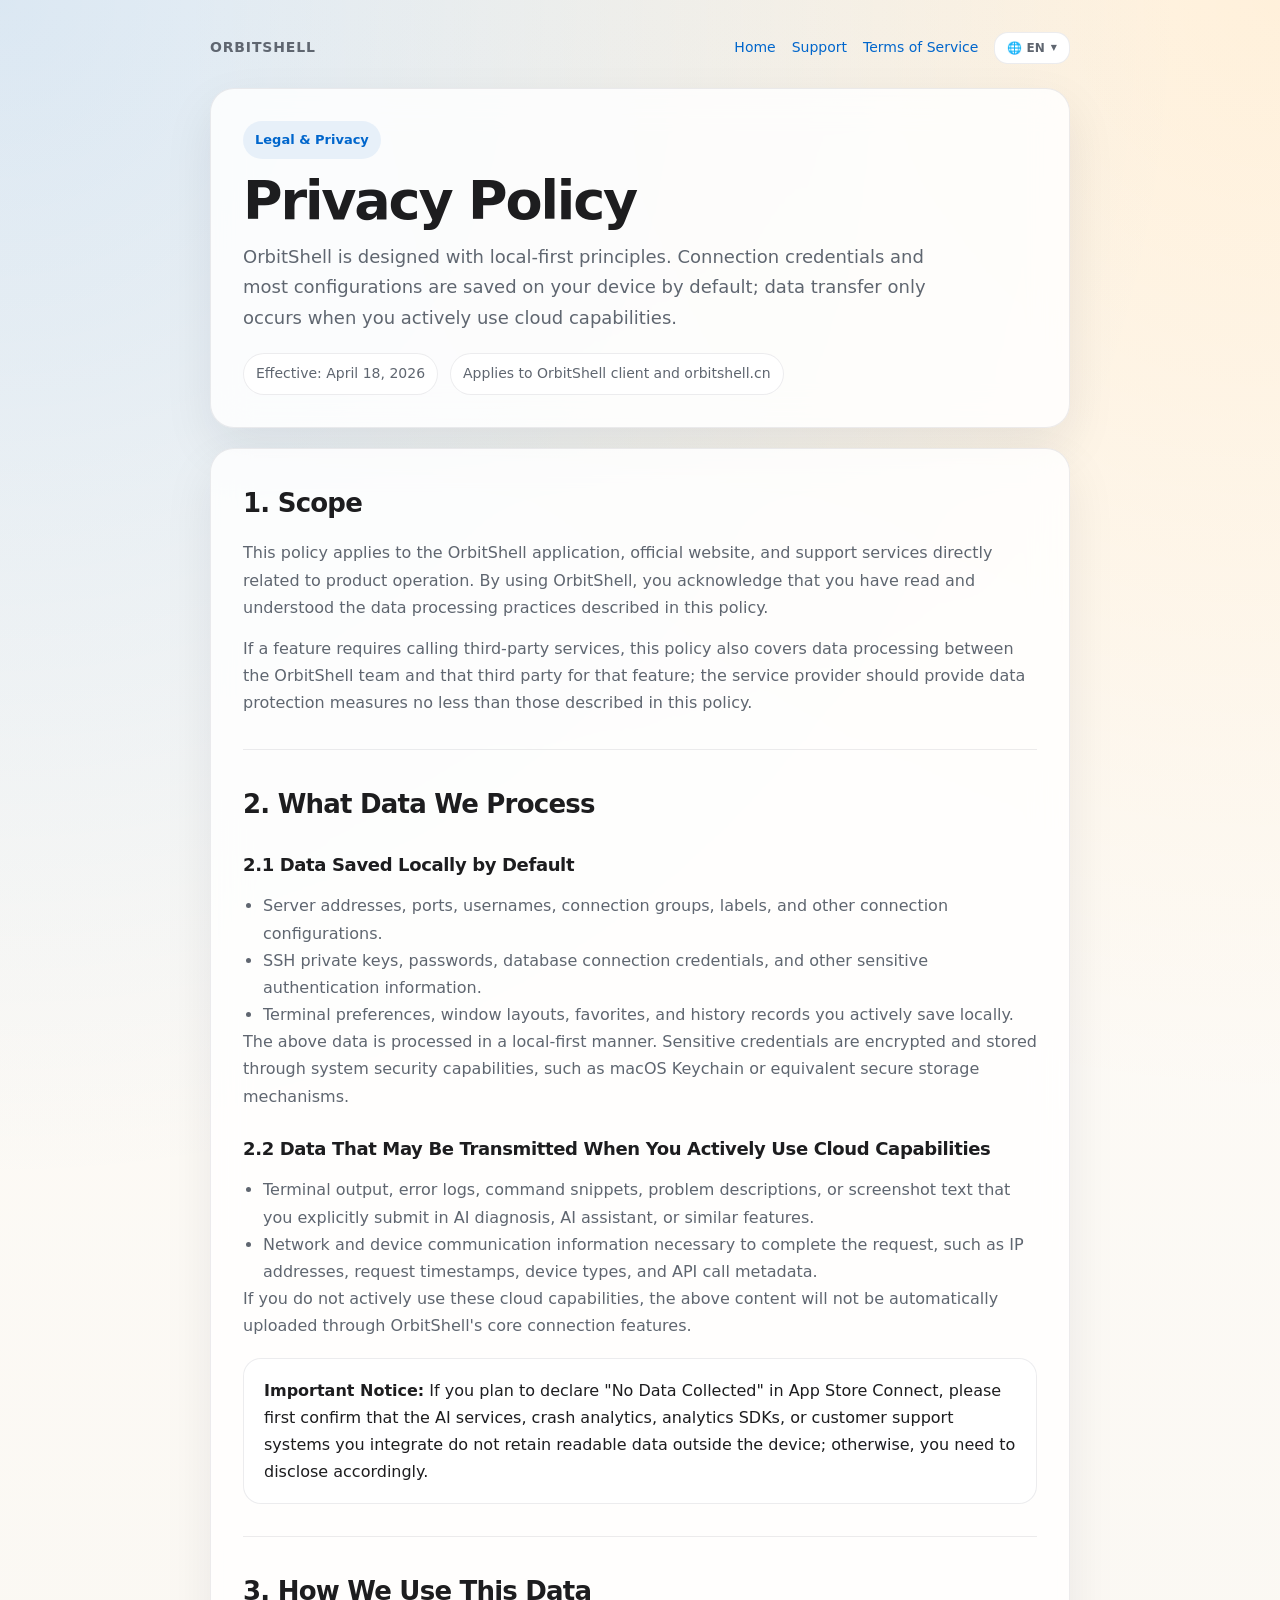
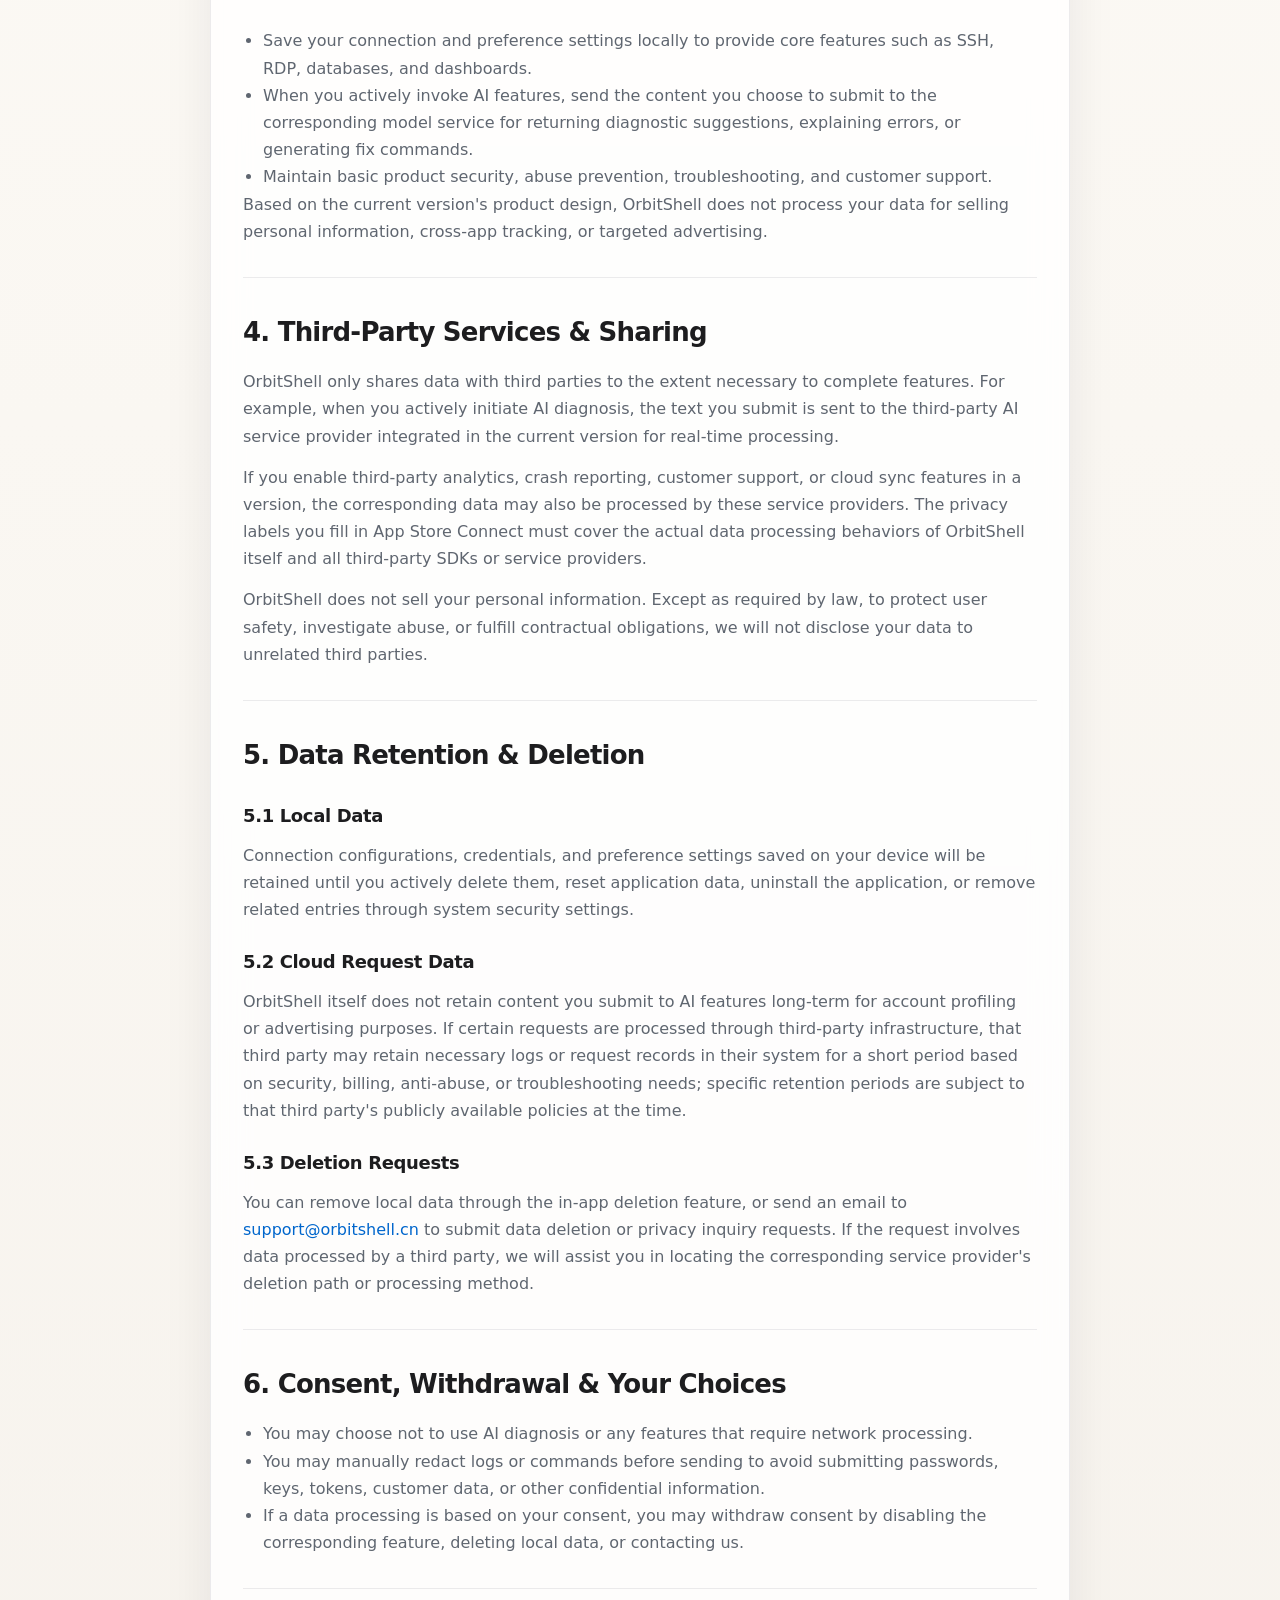
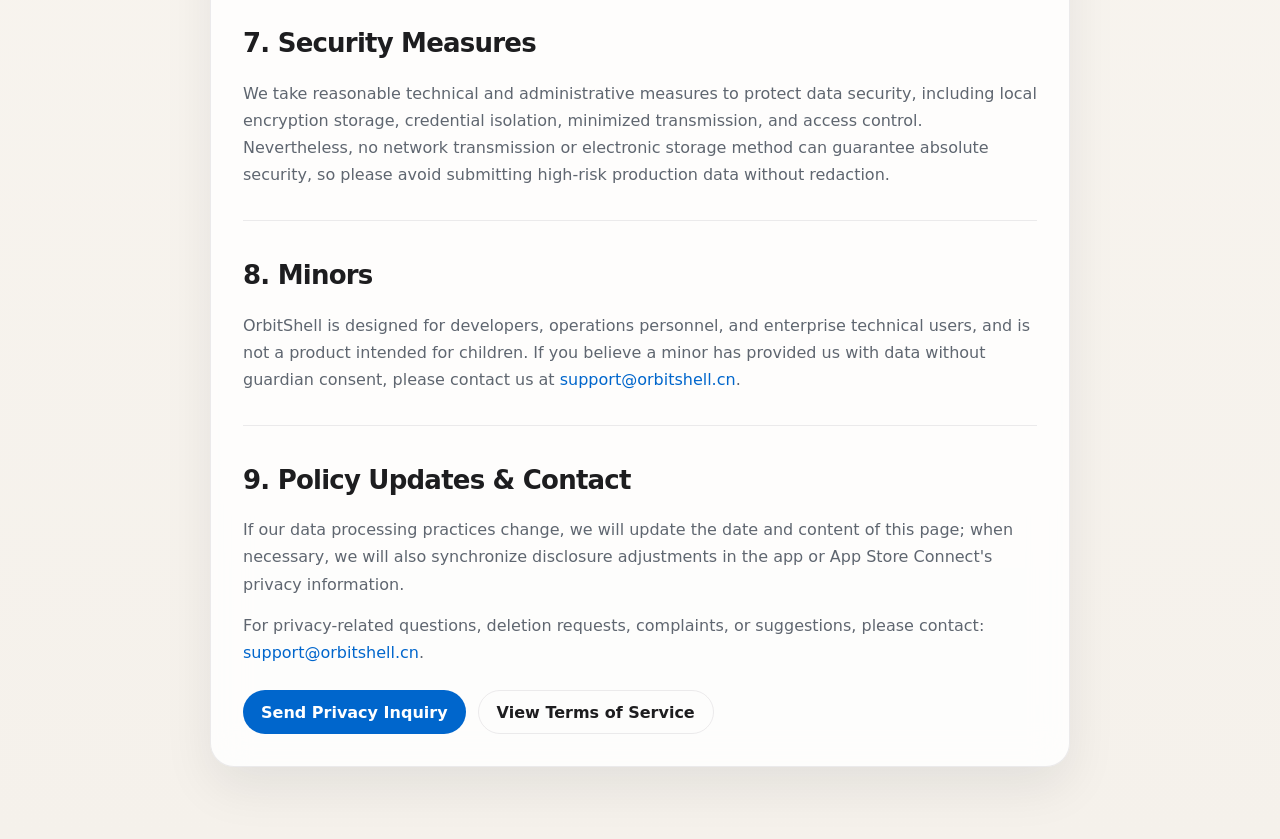
<file: privacy.html>
<!DOCTYPE html>
<html lang="en">
<head>
    <meta charset="UTF-8">
    <meta name="viewport" content="width=device-width, initial-scale=1.0">
    <title>OrbitShell Privacy Policy</title>
    <meta name="description" content="OrbitShell Privacy Policy, explaining how the app collects, processes, stores, and deletes data.">
    <link rel="icon" type="image/png" href="app-icon.png">
    <link rel="apple-touch-icon" href="app-icon.png">
    <link rel="stylesheet" href="legal.css">
</head>
<body>
    <main class="page">
        <div class="topbar">
            <div class="brand">OrbitShell</div>
            <nav>
                <a href="index.html" data-i18n="nav.home">Home</a>
                <a href="support.html" data-i18n="nav.support">Support</a>
                <a href="terms.html" data-i18n="nav.terms">Terms of Service</a>
                <div class="lang-dropdown" id="langDropdown">
                    <span class="lang-toggle" id="langToggle">🌐 EN <span class="arrow">▼</span></span>
                    <div class="lang-menu" id="langMenu">
                        <div class="lang-option active" data-lang="en">English <span class="lang-code">EN</span></div>
                        <div class="lang-option" data-lang="zh">中文 <span class="lang-code">ZH</span></div>
                        <div class="lang-option" data-lang="ja">日本語 <span class="lang-code">JA</span></div>
                        <div class="lang-option" data-lang="ko">한국어 <span class="lang-code">KO</span></div>
                        <div class="lang-option" data-lang="fr">Français <span class="lang-code">FR</span></div>
                        <div class="lang-option" data-lang="de">Deutsch <span class="lang-code">DE</span></div>
                        <div class="lang-option" data-lang="es">Español <span class="lang-code">ES</span></div>
                        <div class="lang-option" data-lang="pt">Português <span class="lang-code">PT</span></div>
                        <div class="lang-option" data-lang="ru">Русский <span class="lang-code">RU</span></div>
                    </div>
                </div>
            </nav>
        </div>

        <section class="hero">
            <div class="eyebrow" data-i18n="p.eyebrow">Legal & Privacy</div>
            <h1 data-i18n="p.title">Privacy Policy</h1>
            <p data-i18n="p.desc">OrbitShell is designed with local-first principles. Connection credentials and most configurations are saved on your device by default; data transfer only occurs when you actively use cloud capabilities.</p>
            <div class="meta">
                <span data-i18n="p.date">Effective: April 18, 2026</span>
                <span data-i18n="p.scope">Applies to OrbitShell client and orbitshell.cn</span>
            </div>
        </section>

        <article class="document">
            <section>
                <h2 data-i18n="p.s1h">1. Scope</h2>
                <p data-i18n="p.s1p1">This policy applies to the OrbitShell application, official website, and support services directly related to product operation. By using OrbitShell, you acknowledge that you have read and understood the data processing practices described in this policy.</p>
                <p data-i18n="p.s1p2">If a feature requires calling third-party services, this policy also covers data processing between the OrbitShell team and that third party for that feature; the service provider should provide data protection measures no less than those described in this policy.</p>
            </section>

            <section>
                <h2 data-i18n="p.s2h">2. What Data We Process</h2>
                <h3 data-i18n="p.s21h">2.1 Data Saved Locally by Default</h3>
                <ul>
                    <li data-i18n="p.s21l1">Server addresses, ports, usernames, connection groups, labels, and other connection configurations.</li>
                    <li data-i18n="p.s21l2">SSH private keys, passwords, database connection credentials, and other sensitive authentication information.</li>
                    <li data-i18n="p.s21l3">Terminal preferences, window layouts, favorites, and history records you actively save locally.</li>
                </ul>
                <p data-i18n="p.s21p">The above data is processed in a local-first manner. Sensitive credentials are encrypted and stored through system security capabilities, such as macOS Keychain or equivalent secure storage mechanisms.</p>

                <h3 data-i18n="p.s22h">2.2 Data That May Be Transmitted When You Actively Use Cloud Capabilities</h3>
                <ul>
                    <li data-i18n="p.s22l1">Terminal output, error logs, command snippets, problem descriptions, or screenshot text that you explicitly submit in AI diagnosis, AI assistant, or similar features.</li>
                    <li data-i18n="p.s22l2">Network and device communication information necessary to complete the request, such as IP addresses, request timestamps, device types, and API call metadata.</li>
                </ul>
                <p data-i18n="p.s22p">If you do not actively use these cloud capabilities, the above content will not be automatically uploaded through OrbitShell's core connection features.</p>

                <div class="notice">
                    <strong data-i18n="p.notice">Important Notice:</strong> <span data-i18n="p.notice2">If you plan to declare "No Data Collected" in App Store Connect, please first confirm that the AI services, crash analytics, analytics SDKs, or customer support systems you integrate do not retain readable data outside the device; otherwise, you need to disclose accordingly.</span>
                </div>
            </section>

            <section>
                <h2 data-i18n="p.s3h">3. How We Use This Data</h2>
                <ul>
                    <li data-i18n="p.s3l1">Save your connection and preference settings locally to provide core features such as SSH, RDP, databases, and dashboards.</li>
                    <li data-i18n="p.s3l2">When you actively invoke AI features, send the content you choose to submit to the corresponding model service for returning diagnostic suggestions, explaining errors, or generating fix commands.</li>
                    <li data-i18n="p.s3l3">Maintain basic product security, abuse prevention, troubleshooting, and customer support.</li>
                </ul>
                <p data-i18n="p.s3p">Based on the current version's product design, OrbitShell does not process your data for selling personal information, cross-app tracking, or targeted advertising.</p>
            </section>

            <section>
                <h2 data-i18n="p.s4h">4. Third-Party Services & Sharing</h2>
                <p data-i18n="p.s4p1">OrbitShell only shares data with third parties to the extent necessary to complete features. For example, when you actively initiate AI diagnosis, the text you submit is sent to the third-party AI service provider integrated in the current version for real-time processing.</p>
                <p data-i18n="p.s4p2">If you enable third-party analytics, crash reporting, customer support, or cloud sync features in a version, the corresponding data may also be processed by these service providers. The privacy labels you fill in App Store Connect must cover the actual data processing behaviors of OrbitShell itself and all third-party SDKs or service providers.</p>
                <p data-i18n="p.s4p3">OrbitShell does not sell your personal information. Except as required by law, to protect user safety, investigate abuse, or fulfill contractual obligations, we will not disclose your data to unrelated third parties.</p>
            </section>

            <section>
                <h2 data-i18n="p.s5h">5. Data Retention & Deletion</h2>
                <h3 data-i18n="p.s51h">5.1 Local Data</h3>
                <p data-i18n="p.s51p">Connection configurations, credentials, and preference settings saved on your device will be retained until you actively delete them, reset application data, uninstall the application, or remove related entries through system security settings.</p>

                <h3 data-i18n="p.s52h">5.2 Cloud Request Data</h3>
                <p data-i18n="p.s52p">OrbitShell itself does not retain content you submit to AI features long-term for account profiling or advertising purposes. If certain requests are processed through third-party infrastructure, that third party may retain necessary logs or request records in their system for a short period based on security, billing, anti-abuse, or troubleshooting needs; specific retention periods are subject to that third party's publicly available policies at the time.</p>

                <h3 data-i18n="p.s53h">5.3 Deletion Requests</h3>
                <p data-i18n="p.s53p">You can remove local data through the in-app deletion feature, or send an email to <a href="mailto:support@orbitshell.cn">support@orbitshell.cn</a> to submit data deletion or privacy inquiry requests. If the request involves data processed by a third party, we will assist you in locating the corresponding service provider's deletion path or processing method.</p>
            </section>

            <section>
                <h2 data-i18n="p.s6h">6. Consent, Withdrawal & Your Choices</h2>
                <ul>
                    <li data-i18n="p.s6l1">You may choose not to use AI diagnosis or any features that require network processing.</li>
                    <li data-i18n="p.s6l2">You may manually redact logs or commands before sending to avoid submitting passwords, keys, tokens, customer data, or other confidential information.</li>
                    <li data-i18n="p.s6l3">If a data processing is based on your consent, you may withdraw consent by disabling the corresponding feature, deleting local data, or contacting us.</li>
                </ul>
            </section>

            <section>
                <h2 data-i18n="p.s7h">7. Security Measures</h2>
                <p data-i18n="p.s7p">We take reasonable technical and administrative measures to protect data security, including local encryption storage, credential isolation, minimized transmission, and access control. Nevertheless, no network transmission or electronic storage method can guarantee absolute security, so please avoid submitting high-risk production data without redaction.</p>
            </section>

            <section>
                <h2 data-i18n="p.s8h">8. Minors</h2>
                <p data-i18n="p.s8p">OrbitShell is designed for developers, operations personnel, and enterprise technical users, and is not a product intended for children. If you believe a minor has provided us with data without guardian consent, please contact us at <a href="mailto:support@orbitshell.cn">support@orbitshell.cn</a>.</p>
            </section>

            <section>
                <h2 data-i18n="p.s9h">9. Policy Updates & Contact</h2>
                <p data-i18n="p.s9p1">If our data processing practices change, we will update the date and content of this page; when necessary, we will also synchronize disclosure adjustments in the app or App Store Connect's privacy information.</p>
                <p data-i18n="p.s9p2">For privacy-related questions, deletion requests, complaints, or suggestions, please contact: <a href="mailto:support@orbitshell.cn">support@orbitshell.cn</a>.</p>

                <div class="cta-row">
                    <a class="button-link" href="mailto:support@orbitshell.cn?subject=OrbitShell%20Privacy%20Inquiry" data-i18n="p.cta1">Send Privacy Inquiry</a>
                    <a class="button-link secondary" href="terms.html" data-i18n="p.cta2">View Terms of Service</a>
                </div>
            </section>
        </article>
    </main>

    <script>
        const i18n = {
            en: {
                "nav.home":"Home","nav.support":"Support","nav.terms":"Terms of Service",
                "p.eyebrow":"Legal & Privacy","p.title":"Privacy Policy","p.desc":"OrbitShell is designed with local-first principles. Connection credentials and most configurations are saved on your device by default; data transfer only occurs when you actively use cloud capabilities.","p.date":"Effective: April 18, 2026","p.scope":"Applies to OrbitShell client and orbitshell.cn",
                "p.s1h":"1. Scope","p.s1p1":"This policy applies to the OrbitShell application, official website, and support services directly related to product operation. By using OrbitShell, you acknowledge that you have read and understood the data processing practices described in this policy.","p.s1p2":"If a feature requires calling third-party services, this policy also covers data processing between the OrbitShell team and that third party for that feature; the service provider should provide data protection measures no less than those described in this policy.",
                "p.s2h":"2. What Data We Process","p.s21h":"2.1 Data Saved Locally by Default","p.s21l1":"Server addresses, ports, usernames, connection groups, labels, and other connection configurations.","p.s21l2":"SSH private keys, passwords, database connection credentials, and other sensitive authentication information.","p.s21l3":"Terminal preferences, window layouts, favorites, and history records you actively save locally.","p.s21p":"The above data is processed in a local-first manner. Sensitive credentials are encrypted and stored through system security capabilities, such as macOS Keychain or equivalent secure storage mechanisms.","p.s22h":"2.2 Data That May Be Transmitted When You Actively Use Cloud Capabilities","p.s22l1":"Terminal output, error logs, command snippets, problem descriptions, or screenshot text that you explicitly submit in AI diagnosis, AI assistant, or similar features.","p.s22l2":"Network and device communication information necessary to complete the request, such as IP addresses, request timestamps, device types, and API call metadata.","p.s22p":"If you do not actively use these cloud capabilities, the above content will not be automatically uploaded through OrbitShell's core connection features.","p.notice":"Important Notice:","p.notice2":"If you plan to declare \"No Data Collected\" in App Store Connect, please first confirm that the AI services, crash analytics, analytics SDKs, or customer support systems you integrate do not retain readable data outside the device; otherwise, you need to disclose accordingly.",
                "p.s3h":"3. How We Use This Data","p.s3l1":"Save your connection and preference settings locally to provide core features such as SSH, RDP, databases, and dashboards.","p.s3l2":"When you actively invoke AI features, send the content you choose to submit to the corresponding model service for returning diagnostic suggestions, explaining errors, or generating fix commands.","p.s3l3":"Maintain basic product security, abuse prevention, troubleshooting, and customer support.","p.s3p":"Based on the current version's product design, OrbitShell does not process your data for selling personal information, cross-app tracking, or targeted advertising.",
                "p.s4h":"4. Third-Party Services & Sharing","p.s4p1":"OrbitShell only shares data with third parties to the extent necessary to complete features. For example, when you actively initiate AI diagnosis, the text you submit is sent to the third-party AI service provider integrated in the current version for real-time processing.","p.s4p2":"If you enable third-party analytics, crash reporting, customer support, or cloud sync features in a version, the corresponding data may also be processed by these service providers. The privacy labels you fill in App Store Connect must cover the actual data processing behaviors of OrbitShell itself and all third-party SDKs or service providers.","p.s4p3":"OrbitShell does not sell your personal information. Except as required by law, to protect user safety, investigate abuse, or fulfill contractual obligations, we will not disclose your data to unrelated third parties.",
                "p.s5h":"5. Data Retention & Deletion","p.s51h":"5.1 Local Data","p.s51p":"Connection configurations, credentials, and preference settings saved on your device will be retained until you actively delete them, reset application data, uninstall the application, or remove related entries through system security settings.","p.s52h":"5.2 Cloud Request Data","p.s52p":"OrbitShell itself does not retain content you submit to AI features long-term for account profiling or advertising purposes. If certain requests are processed through third-party infrastructure, that third party may retain necessary logs or request records in their system for a short period based on security, billing, anti-abuse, or troubleshooting needs; specific retention periods are subject to that third party's publicly available policies at the time.","p.s53h":"5.3 Deletion Requests","p.s53p":"You can remove local data through the in-app deletion feature, or send an email to support@orbitshell.cn to submit data deletion or privacy inquiry requests. If the request involves data processed by a third party, we will assist you in locating the corresponding service provider's deletion path or processing method.",
                "p.s6h":"6. Consent, Withdrawal & Your Choices","p.s6l1":"You may choose not to use AI diagnosis or any features that require network processing.","p.s6l2":"You may manually redact logs or commands before sending to avoid submitting passwords, keys, tokens, customer data, or other confidential information.","p.s6l3":"If a data processing is based on your consent, you may withdraw consent by disabling the corresponding feature, deleting local data, or contacting us.",
                "p.s7h":"7. Security Measures","p.s7p":"We take reasonable technical and administrative measures to protect data security, including local encryption storage, credential isolation, minimized transmission, and access control. Nevertheless, no network transmission or electronic storage method can guarantee absolute security, so please avoid submitting high-risk production data without redaction.",
                "p.s8h":"8. Minors","p.s8p":"OrbitShell is designed for developers, operations personnel, and enterprise technical users, and is not a product intended for children. If you believe a minor has provided us with data without guardian consent, please contact us at support@orbitshell.cn.",
                "p.s9h":"9. Policy Updates & Contact","p.s9p1":"If our data processing practices change, we will update the date and content of this page; when necessary, we will also synchronize disclosure adjustments in the app or App Store Connect's privacy information.","p.s9p2":"For privacy-related questions, deletion requests, complaints, or suggestions, please contact: support@orbitshell.cn.",
                "p.cta1":"Send Privacy Inquiry","p.cta2":"View Terms of Service"
            },
            zh: {
                "nav.home":"首页","nav.support":"支持","nav.terms":"服务条款",
                "p.eyebrow":"法律与隐私","p.title":"隐私政策","p.desc":"OrbitShell 采用本地优先设计。连接凭证和大部分配置默认保存在您的设备上；只有在您主动使用云端能力时，才会发生必要的数据传输。","p.date":"生效日期：2026年4月18日","p.scope":"适用于 OrbitShell 客户端与 orbitshell.cn",
                "p.s1h":"1. 适用范围","p.s1p1":"本政策适用于 OrbitShell 应用程序、官方网站以及与产品运行直接相关的支持服务。使用 OrbitShell，即表示您已阅读并理解本政策中关于数据处理方式的说明。","p.s1p2":"如果某项功能需要调用第三方服务，本政策也覆盖 OrbitShell 团队与该第三方围绕该功能进行的数据处理；相关服务商应提供不低于本政策所述标准的数据保护措施。",
                "p.s2h":"2. 我们处理哪些数据","p.s21h":"2.1 默认保存在本地设备上的数据","p.s21l1":"服务器地址、端口、用户名、连接分组与标签等连接配置。","p.s21l2":"SSH 私钥、密码、数据库连接凭证及其他敏感认证信息。","p.s21l3":"终端偏好设置、窗口布局、收藏项以及您主动保存到本地的历史记录。","p.s21p":"上述数据以本地优先方式处理，敏感凭证会通过系统安全能力进行加密存储，例如 macOS Keychain 或同等级别的安全存储机制。","p.s22h":"2.2 您主动触发云端能力时可能传输的数据","p.s22l1":"您在 AI 诊断、AI 助手或类似功能中明确提交的终端输出、错误日志、命令片段、问题描述或截图文本。","p.s22l2":"为完成请求所必需的网络与设备通信信息，例如 IP 地址、请求时间、设备类型、接口调用元数据。","p.s22p":"如果您不主动使用这些云端能力，上述内容不会因 OrbitShell 的核心连接功能而自动上传。","p.notice":"重要说明：","p.notice2":"如果您准备在 App Store Connect 中声明"未收集数据"，请先确认您接入的 AI 服务、崩溃统计、分析 SDK 或客服系统不会在设备外保留可读数据；否则需要按照实际情况披露。",
                "p.s3h":"3. 我们如何使用这些数据","p.s3l1":"在本地保存您的连接与偏好设置，以便提供 SSH、RDP、数据库与看板等核心功能。","p.s3l2":"在您主动调用 AI 功能时，将您选择提交的内容发送给相应的模型服务，用于返回诊断建议、解释报错或生成修复命令。","p.s3l3":"维护基础的产品安全、滥用防护、故障排查和客户支持。","p.s3p":"根据当前版本的产品设计，OrbitShell 不以出售个人信息、跨 App 跟踪或定向广告为目的处理您的数据。",
                "p.s4h":"4. 第三方服务与共享","p.s4p1":"OrbitShell 仅在完成功能所必需的范围内与第三方共享数据。例如，您主动发起 AI 诊断时，您提交的文本会发送至当前版本所接入的第三方 AI 服务商进行实时处理。","p.s4p2":"如果您在某个版本中启用了第三方分析、崩溃上报、客服或云同步功能，相应数据也可能由这些服务商处理。您在 App Store Connect 中填写的隐私标签，必须覆盖 OrbitShell 自身以及所有第三方 SDK 或服务商的实际数据处理行为。","p.s4p3":"OrbitShell 不会出售您的个人信息。除法律要求、保护用户安全、调查滥用或履行合同义务所必需的情形外，我们不会向无关第三方披露您的数据。",
                "p.s5h":"5. 数据保留与删除","p.s51h":"5.1 本地数据","p.s51p":"您保存在设备上的连接配置、凭证和偏好设置会持续保留，直到您主动删除、重置应用数据、卸载应用，或通过系统安全设置移除相关条目。","p.s52h":"5.2 云端请求数据","p.s52p":"OrbitShell 自身不会为了账号画像或广告目的长期保存您提交给 AI 功能的内容。若某些请求经第三方基础设施处理，该第三方可能基于安全、计费、反滥用或故障排查需要，在其系统中短期保留必要日志或请求记录；具体保留时长以该第三方当时公开的政策为准。","p.s53h":"5.3 删除请求","p.s53p":"您可以通过应用内删除功能移除本地数据，也可以发送邮件至 support@orbitshell.cn 提交数据删除或隐私咨询请求。若请求涉及第三方处理的数据，我们会协助您定位对应服务商的删除路径或处理方式。",
                "p.s6h":"6. 同意、撤回与您的选择","p.s6l1":"您可以选择不使用 AI 诊断或任何需要联网处理的功能。","p.s6l2":"您可以在发送日志或命令前手动脱敏，避免提交口令、密钥、令牌、客户数据或其他机密信息。","p.s6l3":"如果某项数据处理基于您的授权，您可以通过关闭相应功能、删除本地数据或联系我们来撤回授权。",
                "p.s7h":"7. 安全措施","p.s7p":"我们会采取合理的技术与管理措施保护数据安全，包括本地加密存储、凭证隔离、最小化传输和访问控制。即便如此，任何网络传输或电子存储方式都无法保证绝对安全，因此请避免在未脱敏的情况下提交高风险生产数据。",
                "p.s8h":"8. 未成年人","p.s8p":"OrbitShell 面向开发者、运维人员和企业技术用户设计，并非面向儿童提供的产品。如果您认为未成年人在未经监护人同意的情况下向我们提供了数据，请通过 support@orbitshell.cn 联系我们。",
                "p.s9h":"9. 政策更新与联系方式","p.s9p1":"如果我们的数据处理方式发生变化，我们会更新本页面的日期与内容；必要时，也会在应用内或 App Store Connect 的隐私信息中同步调整披露。","p.s9p2":"隐私相关问题、删除请求、投诉或建议，请联系：support@orbitshell.cn。",
                "p.cta1":"发送隐私咨询","p.cta2":"查看服务条款"
            },
            ja: {
                "nav.home":"ホーム","nav.support":"サポート","nav.terms":"利用規約",
                "p.eyebrow":"法的情報とプライバシー","p.title":"プライバシーポリシー","p.desc":"OrbitShellはローカル優先の設計思想で構築されています。接続情報とほとんどの設定はデフォルトでデバイスに保存されます。クラウド機能を積極的に使用する場合のみ、必要なデータ転送が発生します。","p.date":"発効日：2026年4月18日","p.scope":"OrbitShellクライアントおよびorbitshell.cnに適用",
                "p.s1h":"1. 適用範囲","p.s1p1":"本ポリシーは、OrbitShellアプリケーション、公式ウェブサイト、および製品の運用に直接関連するサポートサービスに適用されます。OrbitShellを使用することで、本ポリシーに記載されたデータ処理方法を読み理解したことを確認したものとみなされます。","p.s1p2":"ある機能がサードパーティサービスの呼び出しを必要とする場合、本ポリシーはその機能に関してOrbitShellチームとそのサードパーティ間のデータ処理もカバーします。サービスプロバイダーは本ポリシーに記載された基準以上のデータ保護措置を提供するものとします。",
                "p.s2h":"2. 処理するデータ","p.s21h":"2.1 デフォルトでローカルに保存されるデータ","p.s21l1":"サーバーアドレス、ポート、ユーザー名、接続グループ、ラベルなどの接続設定。","p.s21l2":"SSH秘密鍵、パスワード、データベース接続情報などの機密認証情報。","p.s21l3":"ターミナル設定、ウィンドウレイアウト、お気に入り、および積極的にローカルに保存した履歴記録。","p.s21p":"上記のデータはローカル優先の方法で処理されます。機密情報はmacOS Keychainまたは同等の安全なストレージメカニズムなど、システムのセキュリティ機能によって暗号化保存されます。","p.s22h":"2.2 クラウド機能を積極的に使用した場合に転送される可能性のあるデータ","p.s22l1":"AI診断、AIアシスタント、または同様の機能で明示的に送信したターミナル出力、エラーログ、コマンドスニペット、問題の説明、またはスクリーンショットテキスト。","p.s22l2":"リクエストの完了に必要なネットワークおよびデバイス通信情報、例如IPアドレス、リクエストタイムスタンプ、デバイスタイプ、APIコールメタデータ。","p.s22p":"これらのクラウド機能を積極的に使用しない場合、上記のコンテンツはOrbitShellのコネクション機能によって自動的にアップロードされることはありません。","p.notice":"重要な注意事項：","p.notice2":"App Store Connectで「データ未収集」を宣言する予定がある場合は、統合しているAIサービス、クラッシュ分析、分析SDK、カスタマーサポートシステムがデバイス外に読み取り可能なデータを保持していないことを確認してください。否则、実態に応じて開示する必要があります。",
                "p.s3h":"3. データの使用方法","p.s3l1":"SSH、RDP、データベース、ダッシュボードなどのコア機能を提供するために、接続と設定をローカルに保存。","p.s3l2":"AI機能を積極的に呼び出した場合、診断提案の返却、エラーの説明、修正コマンドの生成のために、送信を選択したコンテンツを対応するモデルサービスに送信。","p.s3l3":"基本的な製品セキュリティ、悪用防止、トラブルシューティング、カスタマーサポートの維持。","p.s3p":"現在のバージョンの製品設計に基づき、OrbitShellは個人情報の販売、クロスアプリトラッキング、ターゲティング広告を目的としてデータを処理しません。",
                "p.s4h":"4. サードパーティサービスと共有","p.s4p1":"OrbitShellは機能を完了するために必要な範囲内でのみサードパーティとデータを共有します。例如、AI診断を積極的に開始した場合、送信したテキストは現在のバージョンに統合されたサードパーティのAIサービスプロバイダーにリアルタイム処理のために送信されます。","p.s4p2":"サードパーティの分析、クラッシュレポート、カスタマーサポート、クラウド同期機能を有効にした場合、対応するデータはこれらのサービスプロバイダーによって処理される場合もあります。App Store Connectに入力するプライバシーラベルは、OrbitShell自体およびすべてのサードパーティSDKまたはサービスプロバイダーの実際のデータ処理行為をカバーする必要があります。","p.s4p3":"OrbitShellは個人情報を販売しません。法律上必要な場合、ユーザーの安全を保護する場合、悪用を調査する場合、または契約上の義務を履行するために必要な場合を除き、無関係なサードパーティにデータを開示しません。",
                "p.s5h":"5. データの保持と削除","p.s51h":"5.1 ローカルデータ","p.s51p":"デバイスに保存された接続設定、認証情報、設定は、積極的に削除するか、アプリケーションデータをリセットするか、アプリケーションをアンインストールするか、システムのセキュリティ設定で関連エントリを削除するまで保持されます。","p.s52h":"5.2 クラウドリクエストデータ","p.s52p":"OrbitShell自体は、アカウントプロファイリングや広告目的でAI機能に送信したコンテンツを長期的に保持しません。リクエストがサードパーティインフラストラクチャで処理される場合、そのサードパーティはセキュリティ、課金、悪用防止、トラブルシューティングの必要に応じて、短期間必要なログまたはリクエスト記録を保持する場合があります。具体的な保持期間は、当時のサードパーティの公開ポリシーに準拠します。","p.s53h":"5.3 削除リクエスト","p.s53p":"アプリ内削除機能でローカルデータを削除するか、support@orbitshell.cnにメールを送ってデータ削除またはプライバシー相談リクエストを提出できます。リクエストがサードパーティが処理するデータを含む場合、対応するサービスプロバイダーの削除パスまたは処理方法の特定を支援します。",
                "p.s6h":"6. 同意、撤回とお客様の選択","p.s6l1":"AI診断またはネットワーク処理を必要とする機能を使用しないことを選択できます。","p.s6l2":"送信前にログやコマンドを手動でマスキングし、パスワード、鍵、トークン、顧客データ、その他の機密情報を送信しないよう可以选择。","p.s6l3":"データ処理がお客様の同意に基づく場合、対応する機能を無効にするか、ローカルデータを削除するか、連絡することで同意を撤回できます。",
                "p.s7h":"7. セキュリティ対策","p.s7p":"ローカル暗号化保存、認証情報の分離、最小化された転送、アクセス制御など、合理的な技術的および管理的措置を講じてデータセキュリティを保護しています。にもかかわらず、ネットワーク転送や電子ストレージ方式は絶対的なセキュリティを保証するものではないため、マスキングなしで高リスクの本番データを送信しないでください。",
                "p.s8h":"8. 未成年者","p.s8p":"OrbitShellは開発者、運用担当者、企業技術ユーザーを対象として設計されており、子供向けの製品ではありません。保護者の同意なしに未成年者からデータを受け取ったと考えられる場合は、support@orbitshell.cn までご連絡ください。",
                "p.s9h":"9. ポリシー更新と連絡先","p.s9p1":"データ処理方法に変更がある場合、本ページの日付と内容を更新します。必要に応じて、アプリまたはApp Store Connectのプライバシー情報でも開示を同期調整します。","p.s9p2":"プライバシーに関するご質問、削除リクエスト、苦情、ご提案は、support@orbitshell.cn までご連絡ください。",
                "p.cta1":"プライバシー相談を送信","p.cta2":"利用規約を表示"
            },
            ko: {
                "nav.home":"홈","nav.support":"지원","nav.terms":"이용약관",
                "p.eyebrow":"법적 및 개인정보","p.title":"개인정보 처리방침","p.desc":"OrbitShell은 로컬 우선 원칙으로 설계되었습니다. 연결 자격 증명과 대부분의 설정은 기본적으로 장치에 저장되며, 클라우드 기능을 적극적으로 사용할 때만 필요한 데이터 전송이 발생합니다.","p.date":"시행일: 2026년 4월 18일","p.scope":"OrbitShell 클라이언트 및 orbitshell.cn에 적용",
                "p.s1h":"1. 적용 범위","p.s1p1":"본 처리방침은 OrbitShell 애플리케이션, 공식 웹사이트, 제품 운영과 직접 관련된 지원 서비스에 적용됩니다. OrbitShell을 사용함으로써 본 처리방침에 설명된 데이터 처리 방식을 읽고 이해한 것으로 간주됩니다.","p.s1p2":"특정 기능이 타사 서비스를 호출해야 하는 경우, 본 처리방침은 해당 기능에 대해 OrbitShell 팀과 해당 타사 간의 데이터 처리도 포함합니다. 서비스 제공자는 본 처리방침에 명시된 기준 이상의 데이터 보호 조치를 제공해야 합니다.",
                "p.s2h":"2. 처리하는 데이터","p.s21h":"2.1 기본적으로 로컬에 저장되는 데이터","p.s21l1":"서버 주소, 포트, 사용자 이름, 연결 그룹, 라벨 및 기타 연결 구성.","p.s21l2":"SSH 개인 키, 비밀번호, 데이터베이스 연결 자격 증명 및 기타 민감한 인증 정보.","p.s21l3":"터미널 환경 설정, 창 레이아웃, 즐겨찾기 및 적극적으로 로컬에 저장한 기록.","p.s21p":"위 데이터는 로컬 우선 방식으로 처리됩니다. 민감한 자격 증명은 macOS Keychain 또는 동등한 보안 저장 메커니즘과 같은 시스템 보안 기능을 통해 암호화되어 저장됩니다.","p.s22h":"2.2 클라우드 기능을 적극적으로 사용할 때 전송될 수 있는 데이터","p.s22l1":"AI 진단, AI 어시스턴트 또는 유사한 기능에서 명시적으로 제출한 터미널 출력, 오류 로그, 명령어 스니펫, 문제 설명 또는 스크린샷 텍스트.","p.s22l2":"요청을 완료하는 데 필요한 네트워크 및 장치 통신 정보, 예: IP 주소, 요청 타임스탬프, 장치 유형, API 호출 메타데이터.","p.s22p":"이러한 클라우드 기능을 적극적으로 사용하지 않으면 위 콘텐츠는 OrbitShell의 핵심 연결 기능을 통해 자동으로 업로드되지 않습니다.","p.notice":"중요 공지:","p.notice2":"App Store Connect에서 '데이터 미수집'을 선언할 계획이라면, 통합된 AI 서비스, 크래시 분석, 분석 SDK 또는 고객 지원 시스템이 장치 외부에 읽을 수 있는 데이터를 보관하지 않는지 먼저 확인하세요. 그렇지 않으면实际情况에 따라 공개해야 합니다.",
                "p.s3h":"3. 데이터 사용 방법","p.s3l1":"SSH, RDP, 데이터베이스, 대시보드 등 핵심 기능을 제공하기 위해 연결 및 환경 설정을 로컬에 저장.","p.s3l2":"AI 기능을 적극적으로 호출할 때, 진단 제안 반환, 오류 설명 또는 수정 명령어 생성을 위해 선택하여 제출한 콘텐츠를 해당 모델 서비스에 전송.","p.s3l3":"기본적인 제품 보안, 악용 방지, 문제 해결 및 고객 지원 유지.","p.s3p":"현재 버전의 제품 설계 기반으로, OrbitShell은 개인 정보 판매, 크로스 앱 추적 또는 타겟팅 광고를 목적으로 데이터를 처리하지 않습니다.",
                "p.s4h":"4. 타사 서비스 및 공유","p.s4p1":"OrbitShell은 기능을 완료하는 데 필요한 범위 내에서만 타사와 데이터를 공유합니다. 예를 들어, AI 진단을 적극적으로 시작하면 제출한 텍스트는 현재 버전에 통합된 타사 AI 서비스 제공자에게 실시간 처리를 위해 전송됩니다.","p.s4p2":"타사 분석, 크래시 리포팅, 고객 지원 또는 클라우드 동기화 기능을 활성화하면 해당 데이터도 이러한 서비스 제공자에 의해 처리될 수 있습니다. App Store Connect에 입력하는 개인정보 라벨은 OrbitShell 자체 및 모든 타사 SDK 또는 서비스 제공자의 실제 데이터 처리 동작을 포함해야 합니다.","p.s4p3":"OrbitShell은 개인 정보를 판매하지 않습니다. 법률에 의해 요구되는 경우, 사용자 안전을 보호하기 위해, 악용을 조사하거나 계약 의무를 이행하기 위해 필요한 경우를 제외하고, 관련 없는 타사에 데이터를 공개하지 않습니다.",
                "p.s5h":"5. 데이터 보존 및 삭제","p.s51h":"5.1 로컬 데이터","p.s51p":"장치에 저장된 연결 구성, 자격 증명 및 환경 설정은 적극적으로 삭제하거나, 애플리케이션 데이터를 초기화하거나, 애플리케이션을 제거하거나, 시스템 보안 설정을 통해 관련 항목을 제거할 때까지 보존됩니다.","p.s52h":"5.2 클라우드 요청 데이터","p.s52p":"OrbitShell 자체는 계정 프로파일링이나 광고 목적으로 AI 기능에 제출한 콘텐츠를 장기적으로 보관하지 않습니다. 특정 요청이 타사 인프라를 통해 처리되는 경우, 해당 타사는 보안, 과금, 악용 방지 또는 문제 해결 필요에 따라 시스템에 필요한 로그 또는 요청 기록을 단기적으로 보관할 수 있습니다. 구체적인 보존 기간은 해당 시점의 타사 공개 정책을 따릅니다.","p.s53h":"5.3 삭제 요청","p.s53p":"앱 내 삭제 기능을 통해 로컬 데이터를 제거하거나, support@orbitshell.cn으로 이메일을 보내 데이터 삭제 또는 개인정보 문의 요청을 제출할 수 있습니다. 요청이 타사가 처리하는 데이터와 관련된 경우, 해당 서비스 제공자의 삭제 경로 또는 처리 방법을 찾는 데 도움을 드립니다.",
                "p.s6h":"6. 동의, 철회 및 귀하의 선택","p.s6l1":"AI 진단 또는 네트워크 처리가 필요한 기능을 사용하지 않을 수 있습니다.","p.s6l2":"로그나 명령어를 보내기 전에 수동으로 마스킹하여 비밀번호, 키, 토큰, 고객 데이터 또는 기타 기밀 정보를 제출하지 않을 수 있습니다.","p.s6l3":"데이터 처리가 귀하의 동의에 기반하는 경우, 해당 기능을 비활성화하거나, 로컬 데이터를 삭제하거나, 연락하여 동의를 철회할 수 있습니다.",
                "p.s7h":"7. 보안 조치","p.s7p":"로컬 암호화 저장, 자격 증명 격리, 최소화된 전송 및 액세스 제어를 포함한 합리적인 기술적 및 관리적 조치를 취하여 데이터 보안을 보호합니다. 그럼에도 불구하고 네트워크 전송이나 전자 저장 방식은 절대적인 보안을 보장할 수 없으므로 마스킹하지 않고 고위험 프로덕션 데이터를 제출하지 마세요.",
                "p.s8h":"8. 미성년자","p.s8p":"OrbitShell은 개발자, 운영 담당자 및 기업 기술 사용자를 위해 설계되었으며 어린이를 대상으로 하는 제품이 아닙니다. 미성년자가 보호자 동의 없이 데이터를 제공했다고 생각되는 경우 support@orbitshell.cn으로 연락해 주세요.",
                "p.s9h":"9. 처리방침 업데이트 및 연락처","p.s9p1":"데이터 처리 방식이 변경되는 경우 이 페이지의 날짜와 내용을 업데이트합니다. 필요한 경우 앱 또는 App Store Connect의 개인정보 정보에서도 공개를 동기화하여 조정합니다.","p.s9p2":"개인정보 관련 질문, 삭제 요청, 불만 또는 제안은 support@orbitshell.cn으로 연락해 주세요.",
                "p.cta1":"개인정보 문의 보내기","p.cta2":"이용약관 보기"
            },
            fr: {
                "nav.home":"Accueil","nav.support":"Support","nav.terms":"Conditions d'utilisation",
                "p.eyebrow":"Juridique et confidentialité","p.title":"Politique de confidentialité","p.desc":"OrbitShell est conçu avec des principes de priorité locale. Les identifiants de connexion et la plupart des configurations sont enregistrés sur votre appareil par défaut ; le transfert de données ne se produit que lorsque vous utilisez activement les capacités cloud.","p.date":"Entrée en vigueur : 18 avril 2026","p.scope":"S'applique au client OrbitShell et à orbitshell.cn",
                "p.s1h":"1. Champ d'application","p.s1p1":"Cette politique s'applique à l'application OrbitShell, au site web officiel et aux services de support directement liés au fonctionnement du produit. En utilisant OrbitShell, vous reconnaissez avoir lu et compris les pratiques de traitement des données décrites dans cette politique.","p.s1p2":"Si une fonctionnalité nécessite l'appel de services tiers, cette politique couvre également le traitement des données entre l'équipe OrbitShell et ce tiers pour cette fonctionnalité ; le fournisseur de services doit fournir des mesures de protection des données au moins aussi strictes que celles décrites dans cette politique.",
                "p.s2h":"2. Quelles données nous traitons","p.s21h":"2.1 Données enregistrées localement par défaut","p.s21l1":"Adresses de serveurs, ports, noms d'utilisateur, groupes de connexions, étiquettes et autres configurations de connexion.","p.s21l2":"Clés privées SSH, mots de passe, identifiants de connexion aux bases de données et autres informations d'authentification sensibles.","p.s21l3":"Préférences du terminal,dispositions de fenêtres, favoris et historiques que vous enregistrez activement en local.","p.s21p":"Les données ci-dessus sont traitées de manière locale en priorité. Les identifiants sensibles sont chiffrés et stockés via les capacités de sécurité du système, telles que le Portefeuille clés macOS ou des mécanismes de stockage sécurisé équivalents.","p.s22h":"2.2 Données pouvant être transmises lorsque vous utilisez activement les capacités cloud","p.s22l1":"Sortie du terminal, journaux d'erreurs, extraits de commandes, descriptions de problèmes ou texte de captures d'écran que vous soumettez explicitement dans le diagnostic IA, l'assistant IA ou des fonctionnalités similaires.","p.s22l2":"Informations de communication réseau et appareil nécessaires pour compléter la requête, telles que les adresses IP, horodatages des requêtes, types d'appareils et métadonnées d'appels API.","p.s22p":"Si vous n'utilisez pas activement ces capacités cloud, le contenu ci-dessus ne sera pas téléchargé automatiquement via les fonctionnalités de connexion principales d'OrbitShell.","p.notice":"Avis important :","p.notice2":"Si vous prévoyez de déclarer « Aucune donnée collectée » dans App Store Connect, veuillez d'abord confirmer que les services IA, les analyses de crash, les SDK d'analyse ou les systèmes de support client que vous intégrez ne conservent pas de données lisibles en dehors de l'appareil ; sinon, vous devez divulguer en conséquence.",
                "p.s3h":"3. Comment nous utilisons ces données","p.s3l1":"Enregistrer vos paramètres de connexion et de préférences localement pour fournir des fonctionnalités de base telles que SSH, RDP, bases de données et tableaux de bord.","p.s3l2":"Lorsque vous invoquez activement des fonctionnalités IA, envoyer le contenu que vous choisissez de soumettre au service de modèle correspondant pour retourner des suggestions de diagnostic, expliquer les erreurs ou générer des commandes de correction.","p.s3l3":"Maintenir la sécurité de base du produit, la prévention des abus, le dépannage et le support client.","p.s3p":"Selon la conception du produit de la version actuelle, OrbitShell ne traite pas vos données à des fins de vente d'informations personnelles, de suivi inter-applications ou de publicité ciblée.",
                "p.s4h":"4. Services tiers et partage","p.s4p1":"OrbitShell ne partage des données avec des tiers que dans la mesure nécessaire pour compléter les fonctionnalités. Par exemple, lorsque vous initiez activement un diagnostic IA, le texte que vous soumettez est envoyé au fournisseur de service IA tiers intégré dans la version actuelle pour un traitement en temps réel.","p.s4p2":"Si vous activez des fonctionnalités d'analyse tiers, de rapport de crash, de support client ou de synchronisation cloud dans une version, les données correspondantes peuvent également être traitées par ces fournisseurs de services. Les étiquettes de confidentialité que vous remplissez dans App Store Connect doivent couvrir les comportements de traitement des données réels d'OrbitShell lui-même et de tous les SDK ou fournisseurs de services tiers.","p.s4p3":"OrbitShell ne vend pas vos informations personnelles. Sauf si la loi l'exige, pour protéger la sécurité des utilisateurs, enquêter sur les abus ou remplir des obligations contractuelles, nous ne divulguerons pas vos données à des tiers non liés.",
                "p.s5h":"5. Conservation et suppression des données","p.s51h":"5.1 Données locales","p.s51p":"Les configurations de connexion, identifiants et paramètres de préférences enregistrés sur votre appareil seront conservés jusqu'à ce que vous les supprimiez activement, réinitialisiez les données de l'application, désinstalliez l'application ou supprimiez les entrées correspondantes via les paramètres de sécurité du système.","p.s52h":"5.2 Données de requêtes cloud","p.s52p":"OrbitShell lui-même ne conserve pas à long terme le contenu que vous soumettez aux fonctionnalités IA à des fins de profilage de compte ou de publicité. Si certaines requêtes sont traitées via une infrastructure tiers, ce tiers peut conserver les journaux ou enregistrements de requêtes nécessaires dans son système pendant une courte période en fonction des besoins de sécurité, de facturation, de prévention des abus ou de dépannage ; les durées de conservation spécifiques sont soumises aux politiques publiques de ce tiers au moment concerné.","p.s53h":"5.3 Demandes de suppression","p.s53p":"Vous pouvez supprimer les données locales via la fonctionnalité de suppression intégrée à l'application, ou envoyer un e-mail à support@orbitshell.cn pour soumettre des demandes de suppression de données ou de consultation en matière de confidentialité. Si la demande concerne des données traitées par un tiers, nous vous aiderons à localiser le chemin de suppression ou la méthode de traitement du fournisseur de services correspondant.",
                "p.s6h":"6. Consentement, retrait et vos choix","p.s6l1":"Vous pouvez choisir de ne pas utiliser le diagnostic IA ou toute fonctionnalité nécessitant un traitement réseau.","p.s6l2":"Vous pouvez manuellement masquer les journaux ou commandes avant l'envoi pour éviter de soumettre des mots de passe, clés, jetons, données clients ou autres informations confidentielles.","p.s6l3":"Si un traitement de données est basé sur votre consentement, vous pouvez retirer votre consentement en désactivant la fonctionnalité correspondante, en supprimant les données locales ou en nous contactant.",
                "p.s7h":"7. Mesures de sécurité","p.s7p":"Nous prenons des mesures techniques et administratives raisonnables pour protéger la sécurité des données, notamment le chiffrement local, l'isolement des identifiants, la minimisation des transferts et le contrôle d'accès. Néanmoins, aucune méthode de transmission réseau ou de stockage électronique ne peut garantir une sécurité absolue, veuillez donc éviter de soumettre des données de production à haut risque sans masquage.",
                "p.s8h":"8. Mineurs","p.s8p":"OrbitShell est conçu pour les développeurs, le personnel d'exploitation et les utilisateurs techniques d'entreprise, et n'est pas un produit destiné aux enfants. Si vous pensez qu'un mineur nous a fourni des données sans le consentement d'un tuteur, veuillez nous contacter à support@orbitshell.cn.",
                "p.s9h":"9. Mises à jour de la politique et contact","p.s9p1":"Si nos pratiques de traitement des données changent, nous mettrons à jour la date et le contenu de cette page ; si nécessaire, nous synchroniserons également les ajustements de divulgation dans l'application ou les informations de confidentialité d'App Store Connect.","p.s9p2":"Pour les questions relatives à la confidentialité, les demandes de suppression, les plaintes ou les suggestions, veuillez contacter : support@orbitshell.cn.",
                "p.cta1":"Envoyer une consultation vie privée","p.cta2":"Voir les conditions d'utilisation"
            },
            de: {
                "nav.home":"Startseite","nav.support":"Support","nav.terms":"Nutzungsbedingungen",
                "p.eyebrow":"Rechtliches & Datenschutz","p.title":"Datenschutzrichtlinie","p.desc":"OrbitShell wird mit lokalen Prinzipien entworfen. Verbindungsdaten und die meisten Konfigurationen werden standardmäßig auf Ihrem Gerät gespeichert; Datenübertragung erfolgt nur, wenn Sie Cloud-Funktionen aktiv nutzen.","p.date":"Gültig ab: 18. April 2026","p.scope":"Gilt für den OrbitShell-Client und orbitshell.cn",
                "p.s1h":"1. Geltungsbereich","p.s1p1":"Diese Richtlinie gilt für die OrbitShell-Anwendung, die offizielle Website und Supportdienste, die direkt mit dem Betrieb des Produkts zusammenhängen. Durch die Nutzung von OrbitShell bestätigen Sie, dass Sie die in dieser Richtlinie beschriebenen Datenverarbeitungspraktiken gelesen und verstanden haben.","p.s1p2":"Wenn eine Funktion den Aufruf von Drittanbieterdiensten erfordert, deckt diese Richtlinie auch die Datenverarbeitung zwischen dem OrbitShell-Team und diesem Drittanbieter für diese Funktion ab; der Dienstanbieter sollte Datenschutzmaßnahmen bereitstellen, die nicht weniger streng sind als die in dieser Richtlinie beschriebenen.",
                "p.s2h":"2. Welche Daten wir verarbeiten","p.s21h":"2.1 Standardmäßig lokal gespeicherte Daten","p.s21l1":"Serveradressen, Ports, Benutzernamen, Verbindungsgruppen, Labels und andere Verbindungskonfigurationen.","p.s21l2":"SSH-Private Keys, Passwörter, Datenbankverbindungsdaten und andere sensible Authentifizierungsinformationen.","p.s21l3":"Terminal-Einstellungen, Fensterlayouts, Favoriten und Verlaufsaufzeichnungen, die Sie lokal aktiv speichern.","p.s21p":"Die oben genannten Daten werden lokal-first verarbeitet. Sensible Anmeldedaten werden über System-Sicherheitsfunktionen verschlüsselt gespeichert, z.B. macOS Keychain oder gleichwertige sichere Speichermechanismen.","p.s22h":"2.2 Daten, die bei aktiver Nutzung von Cloud-Funktionen übertragen werden können","p.s22l1":"Terminal-Ausgabe, Fehlerprotokolle, Befehlsschnipsel, Problembeschreibungen oder Screenshot-Text, die Sie explizit in KI-Diagnose, KI-Assistenten oder ähnlichen Funktionen einreichen.","p.s22l2":"Netzwerk- und Gerätekommunikationsinformationen, die zur Ausführung der Anfrage erforderlich sind, wie z.B. IP-Adressen, Zeitstempel, Gerätetypen und API-Aufruf-Metadaten.","p.s22p":"Wenn Sie diese Cloud-Funktionen nicht aktiv nutzen, wird der obige Inhalt nicht automatisch über OrbitShell's Kernverbindungsfunktionen hochgeladen.","p.notice":"Wichtiger Hinweis:","p.notice2":"Wenn Sie plane \"Keine Daten gesammelt\" in App Store Connect zu deklarieren, bestätigen Sie bitte zuerst, dass die integrierten KI-Dienste, Crash-Analysen, Analyse-SDKs oder Kundensupportsysteme keine lesbaren Daten außerhalb des Geräts speichern; andernfalls müssen Sie dies offengeben.",
                "p.s3h":"3. Wie wir diese Daten verwenden","p.s3l1":"Ihre Verbindungs- und Einstellungseinstellungen lokal speichern, um Kernfunktionen wie SSH, RDP, Datenbanken und Dashboards bereitzustellen.","p.s3l2":"Wenn Sie KI-Funktionen aktiv aufrufen, den Inhalt, den Sie zur Einreichung auswählen, an den entsprechenden Modellsdienst senden, um Diagnosevorschläge zurückzugeben, Fehler zu erklären oder Korrekturbefehle zu generieren.","p.s3l3":"Grundlegende Produktsicherheit, Missbrauchsprävention, Fehlerbehebung und Kundensupport aufrechterhalten.","p.s3p":"Basierend auf dem Produktdesign der aktuellen Version verarbeitet OrbitShell Ihre Daten nicht zum Verkauf persönlicher Informationen, Cross-App-Tracking oder gezielter Werbung.",
                "p.s4h":"4. Drittanbieterdienste & Weitergabe","p.s4p1":"OrbitShell gibt Daten nur in dem Maße an Dritte weiter, wie es zur Vervollständigung von Funktionen erforderlich ist. Wenn Sie beispielsweise aktiv eine KI-Diagnose starten, wird der von Ihnen eingereichte Text an den in der aktuellen Version integrierten Drittanbieter-KI-Dienstanbieter zur Echtzeitverarbeitung gesendet.","p.s4p2":"Wenn Sie in einer Version Drittanbieter-Analysen, Crash-Berichte, Kundensupport oder Cloud-Sync-Funktionen aktivieren, können die entsprechenden Daten auch von diesen Dienstanbietern verarbeitet werden. Die Datenschutzlabels, die Sie in App Store Connect ausfüllen, müssen die tatsächlichen Datenverarbeitungsverhalten von OrbitShell selbst und aller Drittanbieter-SDKs oder Dienstanbieter abdecken.","p.s4p3":"OrbitShell verkauft Ihre persönlichen Informationen nicht. Außer wenn dies gesetzlich vorgeschrieben ist, um die Sicherheit der Benutzer zu schützen, Missbrauch zu untersuchen oder vertragliche Pflichten zu erfüllen, geben wir Ihre Daten nicht an nicht verbundene Dritte weiter.",
                "p.s5h":"5. Datenaufbewahrung & Löschung","p.s51h":"5.1 Lokale Daten","p.s51p":"Verbindungskonfigurationen, Anmeldedaten und Einstellungseinstellungen, die auf Ihrem Gerät gespeichert sind, werden aufbewahrt, bis Sie sie aktiv löschen, die Anwendungsdaten zurücksetzen, die Anwendung deinstallieren oder zugehörige Einträge über System-Sicherheitseinstellungen entfernen.","p.s52h":"5.2 Cloud-Anfragedaten","p.s52p":"OrbitShell speichert den Inhalt, den Sie KI-Funktionen einreichen, nicht langfristig für Account-Profiling oder Werbezwecke. Wenn bestimmte Anfragen über Drittanbieter-Infrastruktur verarbeitet werden, kann dieser Drittanbieter notwendige Protokolle oder Anfragedatensätze kurzfristig in seinem System aufbewahren, basierend auf Sicherheits-, Abrechnungs-, Missbrauchspräventions- oder Fehlerbehebungsbedürfnissen; die spezifischen Aufbewahrungszeiträume richten sich nach den öffentlich zugänglichen Richtlinien des Drittanbieters zum jeweiligen Zeitpunkt.","p.s53h":"5.3 Löschanfragen","p.s53p":"Sie können lokale Daten über die integrierte Löschen-Funktion entfernen oder eine E-Mail an support@orbitshell.cn senden, um Datenlöschungs- oder Datenschutzanfragen einzureichen. Wenn sich die Anfrage auf von einem Drittanbieter verarbeitete Daten bezieht, helfen wir Ihnen, den Löschweg oder die Verarbeitungsmethode des entsprechenden Dienstanbieters zu finden.",
                "p.s6h":"6. Zustimmung, Widerruf & Ihre Auswahl","p.s6l1":"Sie können wählen, KI-Diagnose oder Funktionen, die eine Netzwerkverarbeitung erfordern, nicht zu nutzen.","p.s6l2":"Sie können Protokolle oder Befehle vor dem Senden manuell schwärzen, um die Übergabe von Passwörtern, Schlüsseln, Tokens, Kundendaten oder anderen vertraulichen Informationen zu vermeiden.","p.s6l3":"Wenn eine Datenverarbeitung auf Ihrer Zustimmung basiert, können Sie die Zustimmung widerrufen, indem Sie die entsprechende Funktion deaktivieren, lokale Daten löschen oder uns kontaktieren.",
                "p.s7h":"7. Sicherheitsmaßnahmen","p.s7p":"Wir ergreimen angemessene technische und administrative Maßnahmen zum Schutz der Datensicherheit, einschließlich lokaler Verschlüsselung, Anmeldeisolierung, minimierter Übertragung und Zugangskontrolle. Dennoch kann keine Netzwerkübertragung oder elektronische Speicherungsmethode absolute Sicherheit garantieren, daher vermeiden Sie bitte die Übergabe hochriskanter Produktionsdaten ohne Schwärzung.",
                "p.s8h":"8. Minderjährige","p.s8p":"OrbitShell ist für Entwickler, Betriebspersonal und technische Enterprise-Benutzer konzipiert und kein Produkt für Kinder. Wenn Sie glauben, dass ein Minderjähriger uns ohne Zustimmung eines Erziehungsberechtigten Daten bereitgestellt hat, kontaktieren Sie uns bitte unter support@orbitshell.cn.",
                "p.s9h":"9. Richtlinienupdates & Kontakt","p.s9p1":"Wenn sich unsere Datenverarbeitungspraktiken ändern, aktualisieren wir das Datum und den Inhalt dieser Seite; bei Bedarf synchronisieren wir auch Offenlegungsanpassungen in der App oder in App Store Connect's Datenschutzinformationen.","p.s9p2":"Für datenschutzbezogene Fragen, Löschanfragen, Beschwerden oder Vorschläge kontaktieren Sie bitte: support@orbitshell.cn.",
                "p.cta1":"Datenschutzanfrage senden","p.cta2":"Nutzungsbedingungen ansehen"
            },
            es: {
                "nav.home":"Inicio","nav.support":"Soporte","nav.terms":"Términos de servicio",
                "p.eyebrow":"Legal y Privacidad","p.title":"Política de Privacidad","p.desc":"OrbitShell está diseñado con principios de local-first. Las credenciales de conexión y la mayoría de las configuraciones se guardan en su dispositivo por defecto; la transferencia de datos solo ocurre cuando usa activamente capacidades en la nube.","p.date":"Vigente desde: 18 de abril de 2026","p.scope":"Se aplica al cliente OrbitShell y orbitshell.cn",
                "p.s1h":"1. Alcance","p.s1p1":"Esta política se aplica a la aplicación OrbitShell, el sitio web oficial y los servicios de soporte directamente relacionados con la operación del producto. Al usar OrbitShell, usted reconoce haber leído y comprendido las prácticas de procesamiento de datos descritas en esta política.","p.s1p2":"Si una función requiere llamar a servicios de terceros, esta política también cubre el procesamiento de datos entre el equipo de OrbitShell y ese tercero para esa función; el proveedor del servicio debe proporcionar medidas de protección de datos no inferiores a las descritas en esta política.",
                "p.s2h":"2. Qué datos procesamos","p.s21h":"2.1 Datos guardados localmente por defecto","p.s21l1":"Direcciones de servidor, puertos, nombres de usuario, grupos de conexiones, etiquetas y otras configuraciones de conexión.","p.s21l2":"Claves privadas SSH, contraseñas, credenciales de conexión a bases de datos y otra información de autenticación sensible.","p.s21l3":"Preferencias del terminal, diseños de ventanas, favoritos e historiales que guarda activamente en local.","p.s21p":"Los datos anteriores se procesan de manera local-first. Las credenciales sensibles se cifran y almacenan a través de capacidades de seguridad del sistema, como el llavero de macOS o mecanismos de almacenamiento seguro equivalentes.","p.s22h":"2.2 Datos que pueden transmitirse al usar activamente capacidades en la nube","p.s22l1":"Salida del terminal, registros de errores, fragmentos de comandos, descripciones de problemas o texto de capturas de pantalla que envía explícitamente en diagnóstico de IA, asistente de IA o funciones similares.","p.s22l2":"Información de comunicación de red y dispositivo necesaria para completar la solicitud, como direcciones IP, marcas de tiempo, tipos de dispositivo y metadatos de llamadas API.","p.s22p":"Si no usa activamente estas capacidades en la nube, el contenido anterior no se cargará automáticamente a través de las funciones de conexión principales de OrbitShell.","p.notice":"Aviso importante:","p.notice2":"Si planea declarar 'Sin datos recopilados' en App Store Connect, primero confirme que los servicios de IA, análisis de crashes, SDK de análisis o sistemas de soporte al cliente que integra no retienen datos legibles fuera del dispositivo; de lo contrario, debe divulgar en consecuencia.",
                "p.s3h":"3. Cómo usamos estos datos","p.s3l1":"Guardar sus configuraciones de conexión y preferencias localmente para proporcionar funciones principales como SSH, RDP, bases de datos y paneles de control.","p.s3l2":"Cuando invoca activamente funciones de IA, enviar el contenido que elige enviar al servicio de modelo correspondiente para devolver sugerencias de diagnóstico, explicar errores o generar comandos de corrección.","p.s3l3":"Mantener la seguridad básica del producto, prevención de abuso, solución de problemas y soporte al cliente.","p.s3p":"Según el diseño del producto de la versión actual, OrbitShell no procesa sus datos para vender información personal, rastreo entre aplicaciones o publicidad dirigida.",
                "p.s4h":"4. Servicios de terceros y compartición","p.s4p1":"OrbitShell solo comparte datos con terceros en la medida necesaria para completar funciones. Por ejemplo, cuando inicia activamente un diagnóstico de IA, el texto que envía se envía al proveedor de servicio de IA de terceros integrado en la versión actual para procesamiento en tiempo real.","p.s4p2":"Si habilita funciones de análisis de terceros, reporte de crashes, soporte al cliente o sincronización en la nube en una versión, los datos correspondientes también pueden ser procesados por estos proveedores. Las etiquetas de privacidad que llena en App Store Connect deben cubrir los comportamientos reales de procesamiento de datos de OrbitShell y todos los SDK o proveedores de terceros.","p.s4p3":"OrbitShell no vende su información personal. Excepto cuando la ley lo requiera, para proteger la seguridad del usuario, investigar abusos o cumplir obligaciones contractuales, no divulgaremos sus datos a terceros no relacionados.",
                "p.s5h":"5. Retención y eliminación de datos","p.s51h":"5.1 Datos locales","p.s51p":"Las configuraciones de conexión, credenciales y preferencias guardadas en su dispositivo se retendrán hasta que las elimine activamente, restablezca los datos de la aplicación, desinstale la aplicación o elimine las entradas correspondientes a través de la configuración de seguridad del sistema.","p.s52h":"5.2 Datos de solicitudes en la nube","p.s52p":"OrbitShell no retiene a largo plazo el contenido que envía a funciones de IA para fines de perfilado de cuenta o publicidad. Si ciertas solicitudes se procesan a través de infraestructura de terceros, ese tercero puede retener registros de solicitud o logs necesarios en su sistema por un período corto según necesidades de seguridad, facturación, prevención de abuso o solución de problemas; los períodos de retención específicos están sujetos a las políticas públicas de ese tercero en ese momento.","p.s53h":"5.3 Solicitudes de eliminación","p.s53p":"Puede eliminar datos locales a través de la función de eliminación integrada, o enviar un correo a support@orbitshell.cn para solicitar eliminación de datos o consultas de privacidad. Si la solicitud involucra datos procesados por un tercero, le ayudaremos a localizar la ruta de eliminación o método de procesamiento del proveedor correspondiente.",
                "p.s6h":"6. Consentimiento, retiro y sus opciones","p.s6l1":"Puede elegir no usar el diagnóstico de IA o funciones que requieran procesamiento de red.","p.s6l2":"Puede enmascarar manualmente registros o comandos antes de enviarlos para evitar enviar contraseñas, claves, tokens, datos de clientes u otra información confidencial.","p.s6l3":"Si un procesamiento de datos se basa en su consentimiento, puede retirar el consentimiento desactivando la función correspondiente, eliminando datos locales o contactándonos.",
                "p.s7h":"7. Medidas de seguridad","p.s7p":"Tomamos medidas técnicas y administrativas razonables para proteger la seguridad de los datos, incluyendo cifrado local, aislamiento de credenciales, transmisión minimizada y control de acceso. Sin embargo, ningún método de transmisión por red o almacenamiento electrónico puede garantizar seguridad absoluta, por lo que evite enviar datos de producción de alto riesgo sin enmascarar.",
                "p.s8h":"8. Menores","p.s8p":"OrbitShell está diseñado para desarrolladores, personal de operaciones y usuarios técnicos empresariales, y no es un producto para niños. Si cree que un menor nos proporcionó datos sin consentimiento de un tutor, contáctenos en support@orbitshell.cn.",
                "p.s9h":"9. Actualizaciones de política y contacto","p.s9p1":"Si nuestras prácticas de procesamiento de datos cambian, actualizaremos la fecha y el contenido de esta página; cuando sea necesario, sincronizaremos ajustes de divulgación en la aplicación o en la información de privacidad de App Store Connect.","p.s9p2":"Para preguntas sobre privacidad, solicitudes de eliminación, quejas o sugerencias, contáctenos en: support@orbitshell.cn.",
                "p.cta1":"Enviar consulta de privacidad","p.cta2":"Ver términos de servicio"
            },
            pt: {
                "nav.home":"Início","nav.support":"Suporte","nav.terms":"Termos de Serviço",
                "p.eyebrow":"Jurídico e Privacidade","p.title":"Política de Privacidade","p.desc":"OrbitShell é projetado com princípios de local-first. Credenciais de conexão e a maioria das configurações são salvas no seu dispositivo por padrão; a transferência de dados só ocorre quando você usa ativamente recursos em nuvem.","p.date":"Vigência: 18 de abril de 2026","p.scope":"Aplica-se ao cliente OrbitShell e orbitshell.cn",
                "p.s1h":"1. Escopo","p.s1p1":"Esta política se aplica ao aplicativo OrbitShell, site oficial e serviços de suporte diretamente relacionados à operação do produto. Ao usar OrbitShell, você reconhece que leu e compreendeu as práticas de processamento de dados descritas nesta política.","p.s1p2":"Se uma funcionalidade exigir chamadas a serviços de terceiros, esta política também cobre o processamento de dados entre a equipe OrbitShell e esse terceiro para essa funcionalidade; o provedor de serviço deve fornecer medidas de proteção de dados não inferiores às descritas nesta política.",
                "p.s2h":"2. Quais dados processamos","p.s21h":"2.1 Dados salvos localmente por padrão","p.s21l1":"Endereços de servidor, portas, nomes de usuário, grupos de conexões, etiquetas e outras configurações de conexão.","p.s21l2":"Chaves privadas SSH, senhas, credenciais de conexão de banco de dados e outras informações de autenticação sensíveis.","p.s21l3":"Preferências do terminal, layouts de janela, favoritos e registros de histórico que você salva ativamente no local.","p.s21p":"Os dados acima são processados de forma local-first. Credenciais sensíveis são criptografadas e armazenadas por meio de recursos de segurança do sistema, como o Porta-chaves do macOS ou mecanismos de armazenamento seguro equivalentes.","p.s22h":"2.2 Dados que podem ser transmitidos ao usar ativamente recursos em nuvem","p.s22l1":"Saída do terminal, logs de erros, trechos de comandos, descrições de problemas ou texto de capturas de tela que você envia explicitamente no diagnóstico de IA, assistente de IA ou funcionalidades similares.","p.s22l2":"Informações de comunicação de rede e dispositivo necessárias para completar a solicitação, como endereços IP, timestamps, tipos de dispositivo e metadados de chamadas API.","p.s22p":"Se você não usar ativamente esses recursos em nuvem, o conteúdo acima não será carregado automaticamente através das funcionalidades de conexão principais do OrbitShell.","p.notice":"Aviso importante:","p.notice2":"Se você planeja declarar 'Sem dados coletados' no App Store Connect, primeiro confirme que os serviços de IA, análise de crashes, SDKs de análise ou sistemas de suporte ao cliente que você integra não retêm dados legíveis fora do dispositivo; caso contrário, você precisa divulgar conforme a situação real.",
                "p.s3h":"3. Como usamos esses dados","p.s3l1":"Salvar suas configurações de conexão e preferências localmente para fornecer funcionalidades principais como SSH, RDP, bancos de dados e painéis.","p.s3l2":"Quando você invoca ativamente funcionalidades de IA, enviar o conteúdo que escolher enviar ao serviço de modelo correspondente para retornar sugestões de diagnóstico, explicar erros ou gerar comandos de correção.","p.s3l3":"Manter a segurança básica do produto, prevenção de abuso, solução de problemas e suporte ao cliente.","p.s3p":"Com base no design do produto da versão atual, o OrbitShell não processa seus dados para venda de informações pessoais, rastreamento entre aplicativos ou publicidade direcionada.",
                "p.s4h":"4. Serviços de terceiros e compartilhamento","p.s4p1":"O OrbitShell compartilha dados com terceiros apenas na medida necessária para completar funcionalidades. Por exemplo, quando você inicia ativamente um diagnóstico de IA, o texto que envia é enviado ao provedor de serviço de IA de terceiros integrado na versão atual para processamento em tempo real.","p.s4p2":"Se você habilitar funcionalidades de análise de terceiros, relatório de crashes, suporte ao cliente ou sincronização em nuvem em uma versão, os dados correspondentes também podem ser processados por esses provedores. As etiquetas de privacidade que você preenche no App Store Connect devem cobrir os comportamentos reais de processamento de dados do OrbitShell e de todos os SDKs ou provedores de terceiros.","p.s4p3":"O OrbitShell não vende suas informações pessoais. Exceto quando a lei exigir, para proteger a segurança do usuário, investigar abusos ou cumprir obrigações contratuais, não divulgaremos seus dados a terceiros não relacionados.",
                "p.s5h":"5. Retenção e exclusão de dados","p.s51h":"5.1 Dados locais","p.s51p":"Configurações de conexão, credenciais e preferências salvas no seu dispositivo serão retidas até que você as exclua ativamente, redefina os dados do aplicativo, desinstale o aplicativo ou remova as entradas correspondentes através da configuração de segurança do sistema.","p.s52h":"5.2 Dados de solicitações em nuvem","p.s52p":"O próprio OrbitShell não retém a longo prazo o conteúdo que você envia para funcionalidades de IA para fins de perfil de conta ou publicidade. Se certas solicitações forem processadas através de infraestrutura de terceiros, esse terceiro pode reter logs ou registros de solicitação necessários em seu sistema por um curto período, com base em necessidades de segurança, faturamento, prevenção de abuso ou solução de problemas; os períodos de retenção específicos estão sujeitos às políticas públicas desse terceiro naquele momento.","p.s53h":"5.3 Solicitações de exclusão","p.s53p":"Você pode remover dados locais através da funcionalidade de exclusão integrada, ou enviar um e-mail para support@orbitshell.cn para solicitar exclusão de dados ou consultas de privacidade. Se a solicitação envolver dados processados por um terceiro, ajudaremos você a localizar o caminho de exclusão ou método de processamento do provedor correspondiente.",
                "p.s6h":"6. Consentimento, retirada e suas escolhas","p.s6l1":"Você pode escolher não usar o diagnóstico de IA ou funcionalidades que exijam processamento de rede.","p.s6l2":"Você pode mascarar manualmente logs ou comandos antes de enviá-los para evitar enviar senhas, chaves, tokens, dados de clientes ou outras informações confidenciais.","p.s6l3":"Se um processamento de dados for baseado em seu consentimento, você pode retirar o consentimento desativando a funcionalidade correspondente, excluindo dados locais ou entrando em contato.",
                "p.s7h":"7. Medidas de segurança","p.s7p":"Tomamos medidas técnicas e administrativas razoáveis para proteger a segurança dos dados, incluindo criptografia local, isolamento de credenciais, transmissão minimizada e controle de acesso. No entanto, nenhum método de transmissão por rede ou armazenamento eletrônico pode garantir segurança absoluta, portanto evite enviar dados de produção de alto risco sem mascaramento.",
                "p.s8h":"8. Menores","p.s8p":"O OrbitShell é projetado para desenvolvedores, pessoal de operações e usuários técnicos corporativos, e não é um produto destinado a crianças. Se você acredita que um menor nos forneceu dados sem o consentimento de um responsável, entre em contato conosco em support@orbitshell.cn.",
                "p.s9h":"9. Atualizações da política e contato","p.s9p1":"Se nossas práticas de processamento de dados mudarem, atualizaremos a data e o conteúdo desta página; quando necessário, também sincronizaremos ajustes de divulgação no aplicativo ou nas informações de privacidade do App Store Connect.","p.s9p2":"Para perguntas sobre privacidade, solicitações de exclusão, reclamações ou sugestões, entre em contato: support@orbitshell.cn.",
                "p.cta1":"Enviar consulta de privacidade","p.cta2":"Ver termos de serviço"
            },
            ru: {
                "nav.home":"Главная","nav.support":"Поддержка","nav.terms":"Условия использования",
                "p.eyebrow":"Юридическая информация и конфиденциальность","p.title":"Политика конфиденциальности","p.desc":"OrbitShell разработан с принципами локального приоритета. Учётные данные подключения и большинство конфигураций по умолчанию сохраняются на вашем устройстве; передача данных происходит только при активном использовании облачных возможностей.","p.date":"Дата вступления в силу: 18 апреля 2026","p.scope":"Распространяется на клиент OrbitShell и orbitshell.cn",
                "p.s1h":"1. Область применения","p.s1p1":"Эта политика применяется к приложению OrbitShell, официальному веб-сайту и службам поддержки, непосредственно связанным с работой продукта. Используя OrbitShell, вы подтверждаете, что прочитали и поняли описанные в этой политике методы обработки данных.","p.s1p2":"Если функция требует вызова сторонних сервисов, эта политика также охватывает обработку данных между командой OrbitShell и этой стороной для этой функции; поставщик услуг должен обеспечить меры защиты данных не ниже описанных в этой политике.",
                "p.s2h":"2. Какие данные мы обрабатываем","p.s21h":"2.1 Данные, сохраняемые локально по умолчанию","p.s21l1":"Адреса серверов, порты, имена пользователей, группы подключений, метки и другие конфигурации подключений.","p.s21l2":"Приватные ключи SSH, пароли, учётные данные подключения к базам данных и другая конфиденциальная аутентификационная информация.","p.s21l3":"Настройки терминала, макеты окон, избранное и записи истории, которые вы активно сохраняете локально.","p.s21p":"Вышеуказанные данные обрабатываются с приоритетом локального хранения. Конфиденциальные учётные данные шифруются и хранятся через системные возможности безопасности, такие как связка ключей macOS или эквивалентные механизмы безопасного хранения.","p.s22h":"2.2 Данные, которые могут передаваться при активном использовании облачных возможностей","p.s22l1":"Вывод терминала, журналы ошибок, фрагменты команд, описания проблем или текст скриншотов, которые вы явно отправляете в ИИ-диагностике, ИИ-ассистенте или аналогичных функциях.","p.s22l2":"Сетевая и_DEVICE_ коммуникационная информация, необходимая для выполнения запроса, такая как IP-адреса, временные метки, типы устройств и метаданные API-вызовов.","p.s22p":"Если вы не активно используете эти облачные возможности, вышеуказанное содержимое не будет автоматически загружаться через основные функции подключения OrbitShell.","p.notice":"Важное уведомление:","p.notice2":"Если вы планируете заявить «Данные не собираются» в App Store Connect, сначала убедитесь, что интегрированные вами ИИ-сервисы, аналитика крашей, аналитические SDK или системы поддержки клиентов не сохраняют читаемые данные за пределами устройства; в противном случае вам необходимо раскрыть информацию в соответствии с实际情况.",
                "p.s3h":"3. Как мы используем эти данные","p.s3l1":"Сохранять ваши настройки подключения и предпочтений локально для предоставления основных функций, таких как SSH, RDP, базы данных и панели мониторинга.","p.s3l2":"При активном вызове ИИ-функций отправлять выбранный вами контент в соответствующий сервис модели для возврата диагностических предложений, объяснения ошибок или генерации команд исправления.","p.s3l3":"Поддерживать базовую безопасность продукта, предотвращение злоупотреблений, устранение неполадок и поддержку клиентов.","p.s3p":"Согласно текущему дизайну продукта, OrbitShell не обрабатывает ваши данные для продажи персональной информации, кросс-приложений отслеживания или таргетированной рекламы.",
                "p.s4h":"4. Сторонние сервисы и обмен","p.s4p1":"OrbitShell делится данными со сторонними только в той мере, в которой это необходимо для выполнения функций. Например, при активном запуске ИИ-диагностики отправленный вами текст направляется стороннему поставщику ИИ-сервиса, интегрированному в текущую версию, для обработки в реальном времени.","p.s4p2":"Если вы включаете стороннюю аналитику, отчётность о крашах, поддержку клиентов или облачную синхронизацию в какой-либо версии, соответствующие данные также могут обрабатываться этими поставщиками. Метки конфиденциальности, которые вы заполняете в App Store Connect, должны охватывать фактическую обработку данных самого OrbitShell и всех сторонних SDK или поставщиков.","p.s4p3":"OrbitShell не продаёт вашу личную информацию. За исключением случаев, требуемых законом, для защиты безопасности пользователей, расследования злоупотреблений или выполнения договорных обязательств, мы не раскрываем ваши данные несвязанным третьим сторонам.",
                "p.s5h":"5. Хранение и удаление данных","p.s51h":"5.1 Локальные данные","p.s51p":"Конфигурации подключений, учётные данные и настройки предпочтений, сохранённые на вашем устройстве, будут храниться до тех пор, пока вы активно не удалите их, не сбросите данные приложения, не удалите приложение или не уберёте соответствующие записи через настройки безопасности системы.","p.s52h":"5.2 Данные облачных запросов","p.s52p":"OrbitShell сам не хранит долгосрочно контент, который вы отправляете ИИ-функциям, для целей профилирования аккаунтов или рекламы. Если определённые запросы обрабатываются через инфраструктуру третьей стороны, эта третья сторона может хранить необходимые журналы или записи запросов в своей системе в течение короткого периода, исходя из потребностей безопасности, биллинга, предотвращения злоупотреблений или устранения неполадок; конкретные сроки хранения определяются публичными политиками третьей стороны на момент запроса.","p.s53h":"5.3 Запросы на удаление","p.s53p":"Вы можете удалить локальные данные через встроенную функцию удаления или отправить письмо на support@orbitshell.cn для подачи запросов на удаление данных или консультации по конфиденциальности. Если запрос затрагивает данные, обрабатываемые третьей стороной, мы поможем вам найти путь удаления или метод обработки соответствующего поставщика.",
                "p.s6h":"6. Согласие, отзыв и ваши варианты","p.s6l1":"Вы можете выбрать не использовать ИИ-диагностику или функции, требующие сетевой обработки.","p.s6l2":"Вы можете вручную замаскировать журналы или команды перед отправкой, чтобы избежать передачи паролей, ключей, токенов, данных клиентов или другой конфиденциальной информации.","p.s6l3":"Если обработка данных основана на вашем согласии, вы можете отозвать согласие, отключив соответствующую функцию, удалив локальные данные или связавшись с нами.",
                "p.s7h":"7. Меры безопасности","p.s7p":"Мы предпринимаем разумные технические и административные меры для защиты безопасности данных, включая локальное шифрование, изоляцию учётных данных, минимизацию передачи и контроль доступа. Тем не менее, ни один метод сетевой передачи или электронного хранения не может гарантировать абсолютную безопасность, поэтому избегайте отправки высокорисковых производственных данных без маскировки.",
                "p.s8h":"8. Несовершеннолетние","p.s8p":"OrbitShell разработан для разработчиков, операционного персонала и технических пользователей предприятий и не является продуктом для детей. Если вы считаете, что несовершеннолетний предоставил нам данные без согласия опекуна, пожалуйста, свяжитесь с нами по адресу support@orbitshell.cn.",
                "p.s9h":"9. Обновления политики и контакт","p.s9p1":"Если наши методы обработки данных изменятся, мы обновим дату и содержание этой страницы; при необходимости мы также синхронизируем корректировки раскрытия в приложении или в информации о конфиденциальности App Store Connect.","p.s9p2":"По вопросам конфиденциальности, запросам на удаление, жалобам или предложениям, пожалуйста, свяжитесь с нами: support@orbitshell.cn.",
                "p.cta1":"Отправить запрос по конфиденциальности","p.cta2":"Посмотреть условия использования"
            }
        };

        const langLabels = { en:'EN', zh:'中文', ja:'日本語', ko:'한국어', fr:'FR', de:'DE', es:'ES', pt:'PT', ru:'RU' };
        const langTitles = {
            en:'OrbitShell Privacy Policy', zh:'OrbitShell 隐私政策', ja:'OrbitShell プライバシーポリシー', ko:'OrbitShell 개인정보 처리방침',
            fr:'Politique de confidentialité OrbitShell', de:'OrbitShell Datenschutzrichtlinie', es:'Política de Privacidad de OrbitShell', pt:'Política de Privacidade do OrbitShell', ru:'Политика конфиденциальности OrbitShell'
        };
        const htmlLangMap = { en:'en', zh:'zh-CN', ja:'ja', ko:'ko', fr:'fr', de:'de', es:'es', pt:'pt', ru:'ru' };

        const html = document.documentElement;
        const langDropdown = document.getElementById('langDropdown');
        const langToggle = document.getElementById('langToggle');
        const langMenu = document.getElementById('langMenu');
        const savedLang = localStorage.getItem('orbitshell-lang');
        const browserLang = (navigator.language || '').slice(0, 2);
        const _lm = { zh:'zh', ja:'ja', ko:'ko', fr:'fr', de:'de', es:'es', pt:'pt', ru:'ru' };
        let currentLang = savedLang || _lm[browserLang] || 'en';

        function setLang(lang) {
            currentLang = lang;
            html.lang = htmlLangMap[lang] || 'en';
            localStorage.setItem('orbitshell-lang', lang);
            document.title = langTitles[lang] || langTitles.en;
            document.querySelectorAll('[data-i18n]').forEach(el => {
                const key = el.getAttribute('data-i18n');
                if (i18n[lang] && i18n[lang][key] !== undefined) el.textContent = i18n[lang][key];
            });
            langToggle.innerHTML = '🌐 ' + (langLabels[lang]||'EN') + ' <span class="arrow">▼</span>';
            langMenu.querySelectorAll('.lang-option').forEach(opt => opt.classList.toggle('active', opt.dataset.lang === lang));
        }

        setLang(currentLang);
        langToggle.addEventListener('click', e => { e.stopPropagation(); langDropdown.classList.toggle('open'); });
        langMenu.querySelectorAll('.lang-option').forEach(opt => {
            opt.addEventListener('click', e => { e.stopPropagation(); setLang(opt.dataset.lang); langDropdown.classList.remove('open'); });
        });
        document.addEventListener('click', () => langDropdown.classList.remove('open'));
    </script>
</body>
</html>
</file>
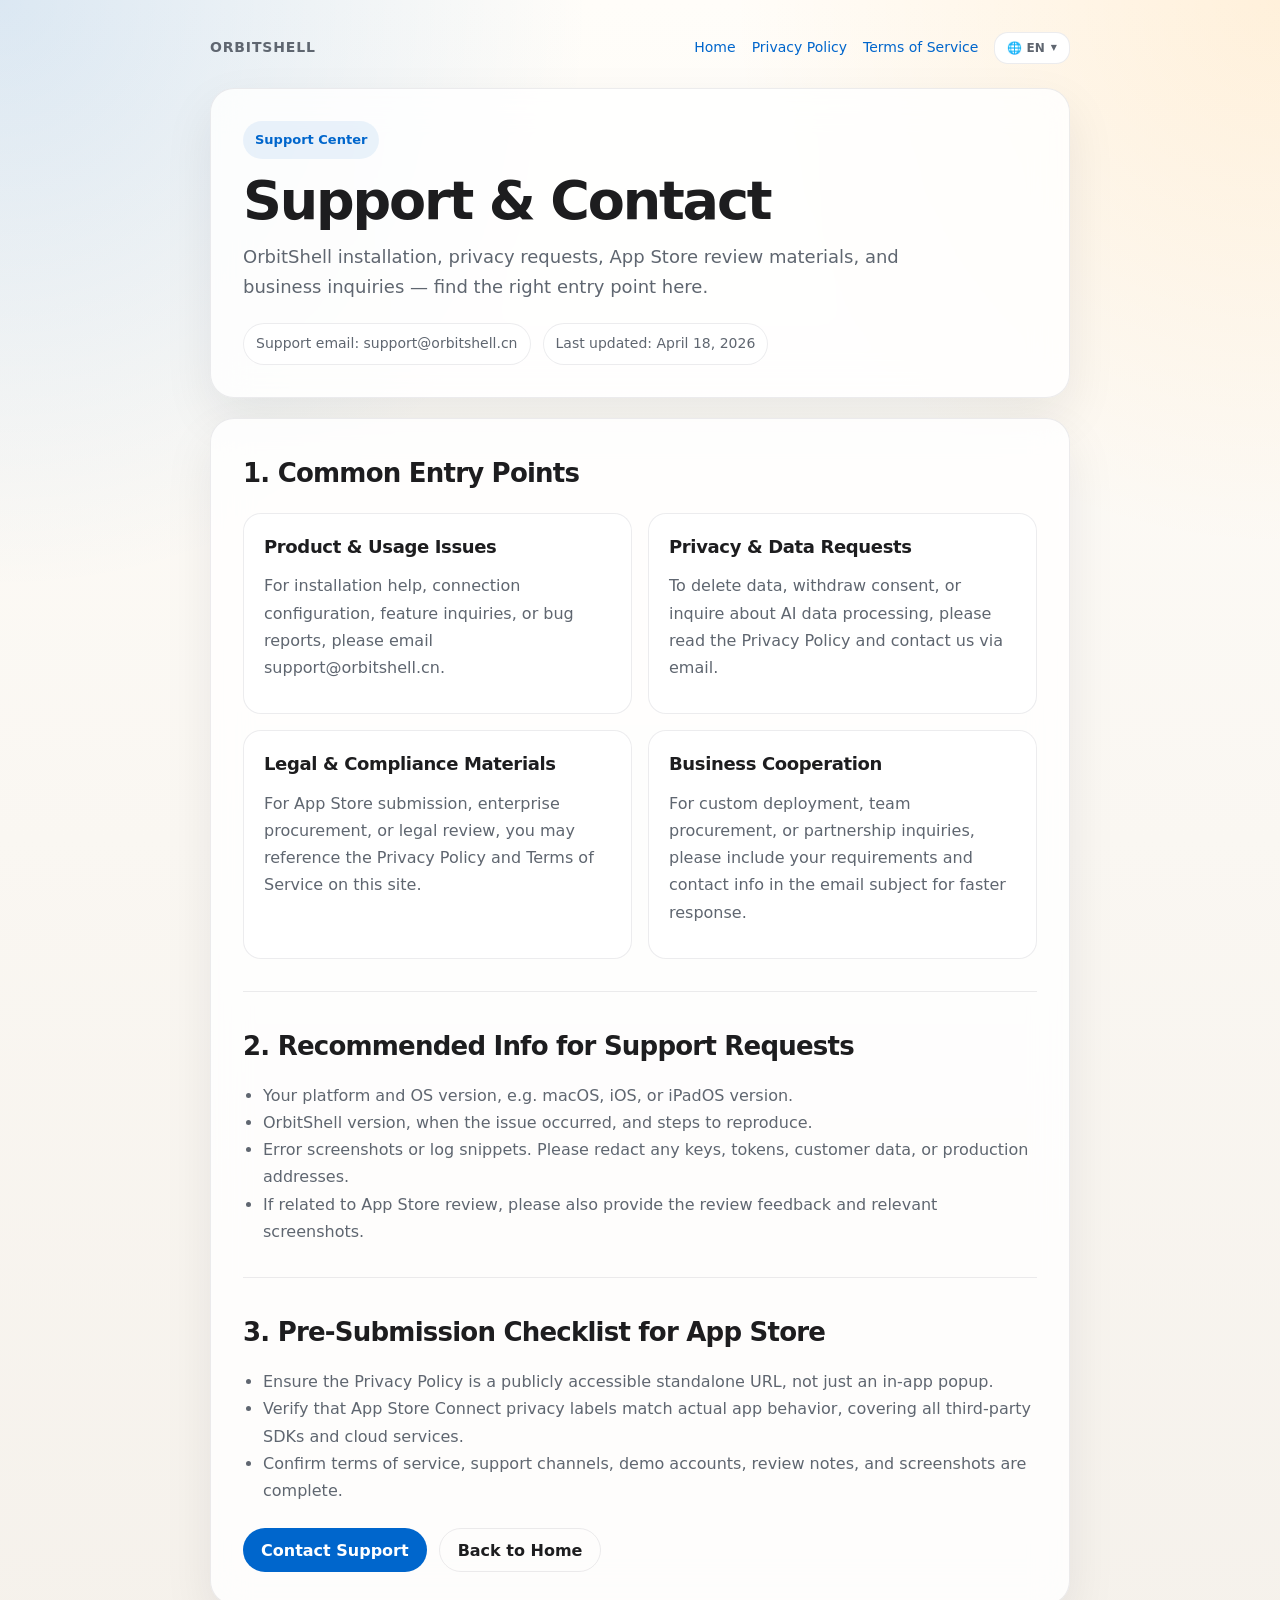
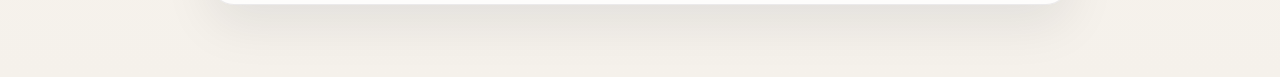
<file: support.html>
<!DOCTYPE html>
<html lang="en">
<head>
    <meta charset="UTF-8">
    <meta name="viewport" content="width=device-width, initial-scale=1.0">
    <title>OrbitShell Support</title>
    <meta name="description" content="OrbitShell support center, including contact, privacy requests, and App Store review resources.">
    <link rel="icon" type="image/png" href="app-icon.png">
    <link rel="apple-touch-icon" href="app-icon.png">
    <link rel="stylesheet" href="legal.css">
</head>
<body>
    <main class="page">
        <div class="topbar">
            <div class="brand">OrbitShell</div>
            <nav>
                <a href="index.html" data-i18n="nav.home">Home</a>
                <a href="privacy.html" data-i18n="nav.privacy">Privacy Policy</a>
                <a href="terms.html" data-i18n="nav.terms">Terms of Service</a>
                <div class="lang-dropdown" id="langDropdown">
                    <span class="lang-toggle" id="langToggle">🌐 EN <span class="arrow">▼</span></span>
                    <div class="lang-menu" id="langMenu">
                        <div class="lang-option active" data-lang="en">English <span class="lang-code">EN</span></div>
                        <div class="lang-option" data-lang="zh">中文 <span class="lang-code">ZH</span></div>
                        <div class="lang-option" data-lang="ja">日本語 <span class="lang-code">JA</span></div>
                        <div class="lang-option" data-lang="ko">한국어 <span class="lang-code">KO</span></div>
                        <div class="lang-option" data-lang="fr">Français <span class="lang-code">FR</span></div>
                        <div class="lang-option" data-lang="de">Deutsch <span class="lang-code">DE</span></div>
                        <div class="lang-option" data-lang="es">Español <span class="lang-code">ES</span></div>
                        <div class="lang-option" data-lang="pt">Português <span class="lang-code">PT</span></div>
                        <div class="lang-option" data-lang="ru">Русский <span class="lang-code">RU</span></div>
                    </div>
                </div>
            </nav>
        </div>

        <section class="hero">
            <div class="eyebrow" data-i18n="s.eyebrow">Support Center</div>
            <h1 data-i18n="s.title">Support & Contact</h1>
            <p data-i18n="s.desc">OrbitShell installation, privacy requests, App Store review materials, and business inquiries — find the right entry point here.</p>
            <div class="meta">
                <span data-i18n="s.email">Support email: support@orbitshell.cn</span>
                <span data-i18n="s.updated">Last updated: April 18, 2026</span>
            </div>
        </section>

        <article class="document">
            <section>
                <h2 data-i18n="s.s1h">1. Common Entry Points</h2>
                <div class="contact-grid">
                    <div class="contact-card">
                        <h3 data-i18n="s.c1h">Product & Usage Issues</h3>
                        <p data-i18n="s.c1p">For installation help, connection configuration, feature inquiries, or bug reports, please email <a href="mailto:support@orbitshell.cn">support@orbitshell.cn</a>.</p>
                    </div>
                    <div class="contact-card">
                        <h3 data-i18n="s.c2h">Privacy & Data Requests</h3>
                        <p data-i18n="s.c2p">To delete data, withdraw consent, or inquire about AI data processing, please read the <a href="privacy.html">Privacy Policy</a> and contact us via email.</p>
                    </div>
                    <div class="contact-card">
                        <h3 data-i18n="s.c3h">Legal & Compliance Materials</h3>
                        <p data-i18n="s.c3p">For App Store submission, enterprise procurement, or legal review, you may reference the <a href="privacy.html">Privacy Policy</a> and <a href="terms.html">Terms of Service</a> on this site.</p>
                    </div>
                    <div class="contact-card">
                        <h3 data-i18n="s.c4h">Business Cooperation</h3>
                        <p data-i18n="s.c4p">For custom deployment, team procurement, or partnership inquiries, please include your requirements and contact info in the email subject for faster response.</p>
                    </div>
                </div>
            </section>

            <section>
                <h2 data-i18n="s.s2h">2. Recommended Info for Support Requests</h2>
                <ul>
                    <li data-i18n="s.s2l1">Your platform and OS version, e.g. macOS, iOS, or iPadOS version.</li>
                    <li data-i18n="s.s2l2">OrbitShell version, when the issue occurred, and steps to reproduce.</li>
                    <li data-i18n="s.s2l3">Error screenshots or log snippets. Please redact any keys, tokens, customer data, or production addresses.</li>
                    <li data-i18n="s.s2l4">If related to App Store review, please also provide the review feedback原文 and relevant screenshots.</li>
                </ul>
            </section>

            <section>
                <h2 data-i18n="s.s3h">3. Pre-Submission Checklist for App Store</h2>
                <ul>
                    <li data-i18n="s.s3l1">Ensure the <a href="privacy.html">Privacy Policy</a> is a publicly accessible standalone URL, not just an in-app popup.</li>
                    <li data-i18n="s.s3l2">Verify that App Store Connect privacy labels match actual app behavior, covering all third-party SDKs and cloud services.</li>
                    <li data-i18n="s.s3l3">Confirm terms of service, support channels, demo accounts, review notes, and screenshots are complete.</li>
                </ul>

                <div class="cta-row">
                    <a class="button-link" href="mailto:support@orbitshell.cn?subject=OrbitShell%20Support%20Request" data-i18n="s.cta1">Contact Support</a>
                    <a class="button-link secondary" href="index.html" data-i18n="s.cta2">Back to Home</a>
                </div>
            </section>
        </article>
    </main>

    <script>
        const i18n = {
            en: {
                "nav.home":"Home","nav.privacy":"Privacy Policy","nav.terms":"Terms of Service",
                "s.eyebrow":"Support Center","s.title":"Support & Contact","s.desc":"OrbitShell installation, privacy requests, App Store review materials, and business inquiries — find the right entry point here.","s.email":"Support email: support@orbitshell.cn","s.updated":"Last updated: April 18, 2026",
                "s.s1h":"1. Common Entry Points","s.c1h":"Product & Usage Issues","s.c1p":"For installation help, connection configuration, feature inquiries, or bug reports, please email support@orbitshell.cn.","s.c2h":"Privacy & Data Requests","s.c2p":"To delete data, withdraw consent, or inquire about AI data processing, please read the Privacy Policy and contact us via email.","s.c3h":"Legal & Compliance Materials","s.c3p":"For App Store submission, enterprise procurement, or legal review, you may reference the Privacy Policy and Terms of Service on this site.","s.c4h":"Business Cooperation","s.c4p":"For custom deployment, team procurement, or partnership inquiries, please include your requirements and contact info in the email subject for faster response.",
                "s.s2h":"2. Recommended Info for Support Requests","s.s2l1":"Your platform and OS version, e.g. macOS, iOS, or iPadOS version.","s.s2l2":"OrbitShell version, when the issue occurred, and steps to reproduce.","s.s2l3":"Error screenshots or log snippets. Please redact any keys, tokens, customer data, or production addresses.","s.s2l4":"If related to App Store review, please also provide the review feedback and relevant screenshots.",
                "s.s3h":"3. Pre-Submission Checklist for App Store","s.s3l1":"Ensure the Privacy Policy is a publicly accessible standalone URL, not just an in-app popup.","s.s3l2":"Verify that App Store Connect privacy labels match actual app behavior, covering all third-party SDKs and cloud services.","s.s3l3":"Confirm terms of service, support channels, demo accounts, review notes, and screenshots are complete.",
                "s.cta1":"Contact Support","s.cta2":"Back to Home"
            },
            zh: {
                "nav.home":"首页","nav.privacy":"隐私政策","nav.terms":"服务条款",
                "s.eyebrow":"支持中心","s.title":"支持与联系","s.desc":"OrbitShell 的安装使用、隐私请求、上架审核资料和商务合作，都可以通过这里找到对应入口。","s.email":"支持邮箱：support@orbitshell.cn","s.updated":"站点更新：2026年4月18日",
                "s.s1h":"1. 常用入口","s.c1h":"产品与使用问题","s.c1p":"如需安装帮助、连接配置说明、功能咨询或故障反馈，请发送邮件到 support@orbitshell.cn。","s.c2h":"隐私与数据请求","s.c2p":"如需删除数据、撤回授权、咨询 AI 数据处理方式，请阅读隐私政策并通过邮箱联系我们。","s.c3h":"法律与合规资料","s.c3p":"提交 App Store、企业采购或法务审查时，可直接引用本站公开页面中的隐私政策与服务条款。","s.c4h":"商务合作","s.c4p":"如需定制部署、团队采购或合作洽谈，请在邮件标题中注明需求背景与联系方式，便于快速响应。",
                "s.s2h":"2. 提交支持请求时建议提供的信息","s.s2l1":"使用平台与系统版本，例如 macOS、iOS 或 iPadOS 版本。","s.s2l2":"OrbitShell 版本号、问题出现时间以及复现步骤。","s.s2l3":"报错截图或日志片段。若包含密钥、令牌、客户数据或生产环境地址，请先脱敏。","s.s2l4":"如果问题与上架审核有关，请同时提供审核意见原文与相关截图。",
                "s.s3h":"3. App Store 上架前自查建议","s.s3l1":"确认隐私政策是可公开访问的独立 URL，而不是仅在应用内弹窗展示。","s.s3l2":"确认 App Store Connect 的隐私标签与应用真实行为一致，覆盖所有第三方 SDK 和云服务。","s.s3l3":"确认服务条款、支持方式、演示账号、审核说明和截图内容已经准备完整。",
                "s.cta1":"联系支持","s.cta2":"返回首页"
            },
            ja: {
                "nav.home":"ホーム","nav.privacy":"プライバシーポリシー","nav.terms":"利用規約",
                "s.eyebrow":"サポートセンター","s.title":"サポートと連絡","s.desc":"OrbitShellのインストール、プライバシーリクエスト、App Store審査資料、ビジネスのお問い合わせ——正しい入口はこちらから。","s.email":"サポートメール：support@orbitshell.cn","s.updated":"最終更新：2026年4月18日",
                "s.s1h":"1. よくある入口","s.c1h":"製品と使用上の問題","s.c1p":"インストールヘルプ、接続設定、機能のお問い合わせ、バグ報告は support@orbitshell.cn までメールしてください。","s.c2h":"プライバシーとデータリクエスト","s.c2p":"データ削除、同意撤回、AIデータ処理に関するお問い合わせは、プライバシーポリシーをお読みの上、メールでご連絡ください。","s.c3h":"法的・コンプライアンス資料","s.c3p":"App Store提出、企業調達、法的審査の際は、当サイトのプライバシーポリシーと利用規約を参照できます。","s.c4h":"ビジネス提携","s.c4p":"カスタムデプロイメント、チーム調達、パートナーシップのお問い合わせは、メール件名に要件と連絡先を記載してください。",
                "s.s2h":"2. サポートリクエストに推奨される情報","s.s2l1":"プラットフォームとOSバージョン（macOS、iOS、iPadOSなど）。","s.s2l2":"OrbitShellのバージョン、問題発生時刻、再現手順。","s.s2l3":"エラースクリーンショットまたはログ。キー、トークン、顧客データ、本番アドレスはマスキングしてください。","s.s2l4":"App Store審査に関連する場合は、審査フィードバックと関連スクリーンショットも提供してください。",
                "s.s3h":"3. App Store提出前のチェックリスト","s.s3l1":"プライバシーポリシーが公開可能な独立URLであり、アプリ内ポップアップのみでないことを確認。","s.s3l2":"App Store Connectのプライバシーラベルが実際のアプリの動作と一致し、すべてのサードパーティSDKとクラウドサービスをカバーしていることを確認。","s.s3l3":"利用規約、サポート方法、デモアカウント、審査ノート、スクリーンショットが完整的であることを確認。",
                "s.cta1":"サポートに連絡","s.cta2":"ホームに戻る"
            },
            ko: {
                "nav.home":"홈","nav.privacy":"개인정보 처리방침","nav.terms":"이용약관",
                "s.eyebrow":"지원 센터","s.title":"지원 및 연락","s.desc":"OrbitShell 설치, 개인정보 요청, App Store 심사 자료, 비즈니스 문의 — 여기에서 올바른 진입점을 찾으세요.","s.email":"지원 이메일: support@orbitshell.cn","s.updated":"마지막 업데이트: 2026년 4월 18일",
                "s.s1h":"1. 주요 진입점","s.c1h":"제품 및 사용 문제","s.c1p":"설치 도움말, 연결 설정, 기능 문의 또는 버그 보고는 support@orbitshell.cn으로 이메일을 보내주세요.","s.c2h":"개인정보 및 데이터 요청","s.c2p":"데이터 삭제, 동의 철회, AI 데이터 처리 방식 문의는 개인정보 처리방침을 읽고 이메일로 연락주세요.","s.c3h":"법적 및 컴플라이언스 자료","s.c3p":"App Store 제출, 기업 조달 또는 법적 심사 시 이 사이트의 개인정보 처리방침과 이용약관을 참조할 수 있습니다.","s.c4h":"비즈니스 협력","s.c4p":"맞춤 배포, 팀 조달 또는 파트너십 문의 시 빠른 응답을 위해 이메일 제목에 요구 사항과 연락처를 기재해 주세요.",
                "s.s2h":"2. 지원 요청 시 권장 정보","s.s2l1":"플랫폼 및 OS 버전(예: macOS, iOS 또는 iPadOS 버전).","s.s2l2":"OrbitShell 버版本, 문제 발생 시간, 재현 단계.","s.s2l3":"오류 스크린샷 또는 로그 조각. 키, 토큰, 고객 데이터 또는 프로덕션 주소는 마스킹해 주세요.","s.s2l4":"App Store 심사와 관련된 경우 심사 피드백과 관련 스크린샷도 제공해 주세요.",
                "s.s3h":"3. App Store 제출 전 체크리스트","s.s3l1":"개인정보 처리방침이 공개적으로 접근 가능한 독립 URL인지, 앱 내 팝업만이 아닌지 확인.","s.s3l2":"App Store Connect 개인정보 라벨이 실제 앱 동작과 일치하며 모든 서드파티 SDK와 클라우드 서비스를 포함하는지 확인.","s.s3l3":"이용약관, 지원 채널, 데모 계정, 심사 노트 및 스크린샷이 완료되었는지 확인.",
                "s.cta1":"지원 문의","s.cta2":"홈으로 돌아가기"
            },
            fr: {
                "nav.home":"Accueil","nav.privacy":"Politique de confidentialité","nav.terms":"Conditions d'utilisation",
                "s.eyebrow":"Centre de support","s.title":"Support et contact","s.desc":"Installation d'OrbitShell, demandes de confidentialité, documents de审核 App Store et demandes commerciales — trouvez le bon point d'entrée ici.","s.email":"Email de support : support@orbitshell.cn","s.updated":"Dernière mise à jour : 18 avril 2026",
                "s.s1h":"1. Points d'entrée courants","s.c1h":"Problèmes de produit et d'utilisation","s.c1p":"Pour l'aide à l'installation, la configuration des connexions, les demandes de fonctionnalités ou les rapports de bugs, envoyez un email à support@orbitshell.cn.","s.c2h":"Demandes de confidentialité et de données","s.c2p":"Pour supprimer des données, retirer le consentement ou ask about AI data processing, please read the Politique de confidentialité and contact us by email.","s.c3h":"Documents juridiques et de conformité","s.c3p":"For App Store submission, enterprise procurement, or legal review, you may reference the Politique de confidentialité and Conditions d'utilisation on this site.","s.c4h":"Coopération commerciale","s.c4p":"For custom deployment, team procurement, or partnership inquiries, please include your requirements and contact info in the email subject for faster response.",
                "s.s2h":"2. Informations recommandées pour les demandes de support","s.s2l1":"Votre plateforme et version OS, par ex. version macOS, iOS ou iPadOS.","s.s2l2":"Version d'OrbitShell, moment du problème et étapes de reproduction.","s.s2l3":"Captures d'écran d'erreur ou extraits de log. Veuillez masquer les clés, tokens, données clients ou adresses de production.","s.s2l4":"Si lié à审核 App Store, veuillez également fournir les commentaires de审核 et les captures d'écran correspondantes.",
                "s.s3h":"3. Checklist avant soumission à l'App Store","s.s3l1":"Assurez-vous que la Politique de confidentialité est une URL publiquement accessible, pas seulement un popup dans l'application.","s.s3l2":"Vérifiez que les labels de confidentialité d'App Store Connect correspondent au comportement réel de l'application, couvrant tous les SDK et services tiers.","s.s3l3":"Confirmez que les conditions d'utilisation, les canaux de support, les comptes de démo, les notes de审核 et les captures d'écran sont complets.",
                "s.cta1":"Contacter le support","s.cta2":"Retour à l'accueil"
            },
            de: {
                "nav.home":"Startseite","nav.privacy":"Datenschutzrichtlinie","nav.terms":"Nutzungsbedingungen",
                "s.eyebrow":"Support-Center","s.title":"Support & Kontakt","s.desc":"OrbitShell Installation, Datenschutzanfragen, App Store Review-Materialien und Geschäftsanfragen — finden Sie hier den richtigen Einstiegspunkt.","s.email":"Support-E-Mail: support@orbitshell.cn","s.updated":"Letzte Aktualisierung: 18. April 2026",
                "s.s1h":"1. Häufige Einstiegspunkte","s.c1h":"Produkt- und Nutzungsprobleme","s.c1p":"Für Installationshilfe, Verbindungskonfiguration, Funktionsanfragen oder Fehlerberichte senden Sie bitte eine E-Mail an support@orbitshell.cn.","s.c2h":"Datenschutz- und Datenanfragen","s.c2p":"Zum Löschen von Daten, Widerruf von Einwilligungen oder Fragen zur KI-Datenverarbeitung lesen Sie bitte die Datenschutzrichtlinie und kontaktieren Sie uns per E-Mail.","s.c3h":"Rechtliche & Compliance-Materialien","s.c3p":"Für App Store Einreichungen, Unternehmensbeschaffung oder rechtliche Prüfung können Sie die Datenschutzrichtlinie und Nutzungsbedingungen auf dieser Seite heranziehen.","s.c4h":"Geschäftliche Zusammenarbeit","s.c4p":"Für benutzerdefinierte Bereitstellung, Teambeschaffung oder Partnerschaftsanfragen geben Sie bitte Ihre Anforderungen und Kontaktdaten in die E-Mail-Betreffzeile ein.",
                "s.s2h":"2. Empfohlene Informationen für Support-Anfragen","s.s2l1":"Ihre Plattform und OS-Version, z.B. macOS-, iOS- oder iPadOS-Version.","s.s2l2":"OrbitShell-Version, wann das Problem auftrat und Schritte zur Reproduktion.","s.s2l3":"Fehler-Screenshots oder Log-Auszüge. Bitte schwärzen Sie Schlüssel, Token, Kundendaten oder Produktionsadressen.","s.s2l4":"Bei Bezug zur App Store Review geben Sie bitte auch das Review-Feedback und relevante Screenshots an.",
                "s.s3h":"3. Checkliste vor der Einreichung beim App Store","s.s3l1":"Stellen Sie sicher, dass die Datenschutzrichtlinie eine öffentlich zugängliche eigenständige URL ist, nicht nur ein Popup in der App.","s.s3l2":"Überprüfen Sie, ob die Datenschutz-Labels in App Store Connect mit dem tatsächlichen App-Verhalten übereinstimmen und alle Drittanbieter-SDKs und Cloud-Dienste abdecken.","s.s3l3":"Bestätigen Sie, dass Nutzungsbedingungen, Supportkanäle, Demo-Konten, Review-Notizen und Screenshots vollständig sind.",
                "s.cta1":"Support kontaktieren","s.cta2":"Zurück zur Startseite"
            },
            es: {
                "nav.home":"Inicio","nav.privacy":"Política de privacidad","nav.terms":"Términos de servicio",
                "s.eyebrow":"Centro de soporte","s.title":"Soporte y contacto","s.desc":"Instalación de OrbitShell, solicitudes de privacidad, materiales de revisión de App Store y consultas comerciales — encuentre el punto de entrada correcto aquí.","s.email":"Correo de soporte: support@orbitshell.cn","s.updated":"Última actualización: 18 de abril de 2026",
                "s.s1h":"1. Puntos de entrada comunes","s.c1h":"Problemas de producto y uso","s.c1p":"Para ayuda con instalación, configuración de conexiones, consultas de funciones o reportes de errores, envíe un correo a support@orbitshell.cn.","s.c2h":"Solicitudes de privacidad y datos","s.c2p":"Para eliminar datos, retirar consentimiento o consultar sobre procesamiento de datos de IA, lea la Política de privacidad y contáctenos por correo.","s.c3h":"Materiales legales y de cumplimiento","s.c3p":"Para envíos a App Store, adquisiciones empresariales o revisiones legales, puede referenciar la Política de privacidad y los Términos de servicio en este sitio.","s.c4h":"Cooperación comercial","s.c4p":"Para despliegue personalizado, adquisiciones de equipo o consultas de asociación, incluya sus requisitos y información de contacto en el asunto del correo.",
                "s.s2h":"2. Información recomendada para solicitudes de soporte","s.s2l1":"Su plataforma y versión del SO, ej. versión de macOS, iOS o iPadOS.","s.s2l2":"Versión de OrbitShell, cuándo ocurrió el problema y pasos para reproducir.","s.s2l3":"Capturas de pantalla de errores o fragmentos de registro. Por favor enmascare claves, tokens, datos de clientes o direcciones de producción.","s.s2l4":"Si está relacionado con la revisión de App Store, proporcione también los comentarios de revisión y las capturas de pantalla correspondientes.",
                "s.s3h":"3. Lista de verificación antes de enviar a App Store","s.s3l1":"Asegúrese de que la Política de privacidad sea una URL independiente y públicamente accesible, no solo un popup dentro de la aplicación.","s.s3l2":"Verifique que las etiquetas de privacidad de App Store Connect coincidan con el comportamiento real de la aplicación, cubriendo todos los SDK y servicios de terceros.","s.s3l3":"Confirme que los términos de servicio, canales de soporte, cuentas de demostración, notas de revisión y capturas de pantalla estén completos.",
                "s.cta1":"Contactar soporte","s.cta2":"Volver al inicio"
            },
            pt: {
                "nav.home":"Início","nav.privacy":"Política de Privacidade","nav.terms":"Termos de Serviço",
                "s.eyebrow":"Central de suporte","s.title":"Suporte e contato","s.desc":"Instalação do OrbitShell, solicitações de privacidade, materiais de revisão da App Store e consultas comerciais — encontre o ponto de entrada certo aqui.","s.email":"E-mail de suporte: support@orbitshell.cn","s.updated":"Última atualização: 18 de abril de 2026",
                "s.s1h":"1. Pontos de entrada comuns","s.c1h":"Problemas de produto e uso","s.c1p":"Para ajuda com instalação, configuração de conexões, consultas de funcionalidades ou relatórios de bugs, envie um e-mail para support@orbitshell.cn.","s.c2h":"Solicitações de privacidade e dados","s.c2p":"Para excluir dados, retirar consentimento ou consultar sobre processamento de dados de IA, leia a Política de Privacidade e entre em contato por e-mail.","s.c3h":"Materiais legais e de conformidade","s.c3p":"Para envio à App Store, aquisição empresarial ou revisão legal, você pode referenciar a Política de Privacidade e os Termos de Serviço neste site.","s.c4h":"Cooperação comercial","s.c4p":"Para implantação personalizada, aquisição de equipe ou consultas de parceria, inclua seus requisitos e informações de contato no assunto do e-mail.",
                "s.s2h":"2. Informações recomendadas para solicitações de suporte","s.s2l1":"Sua plataforma e versão do SO, ex. versão macOS, iOS ou iPadOS.","s.s2l2":"Versão do OrbitShell, quando o problema ocorreu e passos para reproduzir.","s.s2l3":"Capturas de tela de erros ou trechos de log. Por favor, mascare chaves, tokens, dados de clientes ou endereços de produção.","s.s2l4":"Se relacionado com revisão da App Store, forneça também os comentários da revisão e as capturas de tela relevantes.",
                "s.s3h":"3. Lista de verificação antes da submissão à App Store","s.s3l1":"Certifique-se de que a Política de Privacidade seja uma URL independente e publicamente acessível, não apenas um popup no aplicativo.","s.s3l2":"Verifique se as etiquetas de privacidade do App Store Connect correspondem ao comportamento real do aplicativo, cobrindo todos os SDKs e serviços de terceiros.","s.s3l3":"Confirme que os termos de serviço, canais de suporte, contas de demonstração, notas de revisão e capturas de tela estejam completos.",
                "s.cta1":"Contatar suporte","s.cta2":"Voltar ao início"
            },
            ru: {
                "nav.home":"Главная","nav.privacy":"Политика конфиденциальности","nav.terms":"Условия использования",
                "s.eyebrow":"Центр поддержки","s.title":"Поддержка и контакт","s.desc":"Установка OrbitShell, запросы на конфиденциальность, материалы для проверки App Store и деловые запросы — найдите правильную точку входа здесь.","s.email":"Email поддержки: support@orbitshell.cn","s.updated":"Последнее обновление: 18 апреля 2026",
                "s.s1h":"1. Основные точки входа","s.c1h":"Продукт и проблемы использования","s.c1p":"Для помощи с установкой, настройкой подключений, вопросами по функциям или отчётов об ошибках, отправьте письмо на support@orbitshell.cn.","s.c2h":"Запросы конфиденциальности и данных","s.c2p":"Для удаления данных, отозвать согласие или вопросов об обработке данных ИИ, прочитайте Политику конфиденциальности и свяжитесь с нами по email.","s.c3h":"Юридические и compliance материалы","s.c3p":"Для подачи в App Store, корпоративных закупок или юридической проверки вы можете сослаться на Политику конфиденциальности и Условия использования на этом сайте.","s.c4h":"Деловое сотрудничество","s.c4p":"Для индивидуального развёртывания, командных закупок или партнёрских запросов, укажите требования и контактную информацию в теме письма.",
                "s.s2h":"2. Рекомендуемая информация для запросов поддержки","s.s2l1":"Ваша платформа и версия ОС, напр. версия macOS, iOS или iPadOS.","s.s2l2":"Версия OrbitShell, когда возникла проблема и шаги для воспроизведения.","s.s2l3":"Скриншоты ошибок или фрагменты логов. Пожалуйста, замаскируйте ключи, токены, данные клиентов или адреса производства.","s.s2l4":"Если связано с проверкой App Store, предоставьте также отзыв проверки и соответствующие скриншоты.",
                "s.s3h":"3. Чек-лист перед подачей в App Store","s.s3l1":"Убедитесь, что Политика конфиденциальности является публично доступным отдельным URL, а не только всплывающим окном в приложении.","s.s3l2":"Проверьте, что метки конфиденциальности App Store Connect соответствуют реальному поведению приложения, охватывая все сторонние SDK и облачные сервисы.","s.s3l3":"Подтвердите, что условия использования, каналы поддержки, демо-аккаунты, заметки проверки и скриншоты являются полными.",
                "s.cta1":"Связаться с поддержкой","s.cta2":"Вернуться на главную"
            }
        };

        const langLabels = { en:'EN', zh:'中文', ja:'日本語', ko:'한국어', fr:'FR', de:'DE', es:'ES', pt:'PT', ru:'RU' };
        const langTitles = {
            en:'OrbitShell Support', zh:'OrbitShell 支持与联系', ja:'OrbitShell サポート', ko:'OrbitShell 지원',
            fr:'Support OrbitShell', de:'OrbitShell Support', es:'Soporte de OrbitShell', pt:'Suporte OrbitShell', ru:'Поддержка OrbitShell'
        };
        const htmlLangMap = { en:'en', zh:'zh-CN', ja:'ja', ko:'ko', fr:'fr', de:'de', es:'es', pt:'pt', ru:'ru' };

        const html = document.documentElement;
        const langDropdown = document.getElementById('langDropdown');
        const langToggle = document.getElementById('langToggle');
        const langMenu = document.getElementById('langMenu');
        const savedLang = localStorage.getItem('orbitshell-lang');
        const browserLang = (navigator.language || '').slice(0, 2);
        const _lm = { zh:'zh', ja:'ja', ko:'ko', fr:'fr', de:'de', es:'es', pt:'pt', ru:'ru' };
        let currentLang = savedLang || _lm[browserLang] || 'en';

        function setLang(lang) {
            currentLang = lang;
            html.lang = htmlLangMap[lang] || 'en';
            localStorage.setItem('orbitshell-lang', lang);
            document.title = langTitles[lang] || langTitles.en;
            document.querySelectorAll('[data-i18n]').forEach(el => {
                const key = el.getAttribute('data-i18n');
                if (i18n[lang] && i18n[lang][key] !== undefined) el.textContent = i18n[lang][key];
            });
            langToggle.innerHTML = '🌐 ' + (langLabels[lang]||'EN') + ' <span class="arrow">▼</span>';
            langMenu.querySelectorAll('.lang-option').forEach(opt => opt.classList.toggle('active', opt.dataset.lang === lang));
        }

        setLang(currentLang);
        langToggle.addEventListener('click', e => { e.stopPropagation(); langDropdown.classList.toggle('open'); });
        langMenu.querySelectorAll('.lang-option').forEach(opt => {
            opt.addEventListener('click', e => { e.stopPropagation(); setLang(opt.dataset.lang); langDropdown.classList.remove('open'); });
        });
        document.addEventListener('click', () => langDropdown.classList.remove('open'));
    </script>
</body>
</html>
</file>
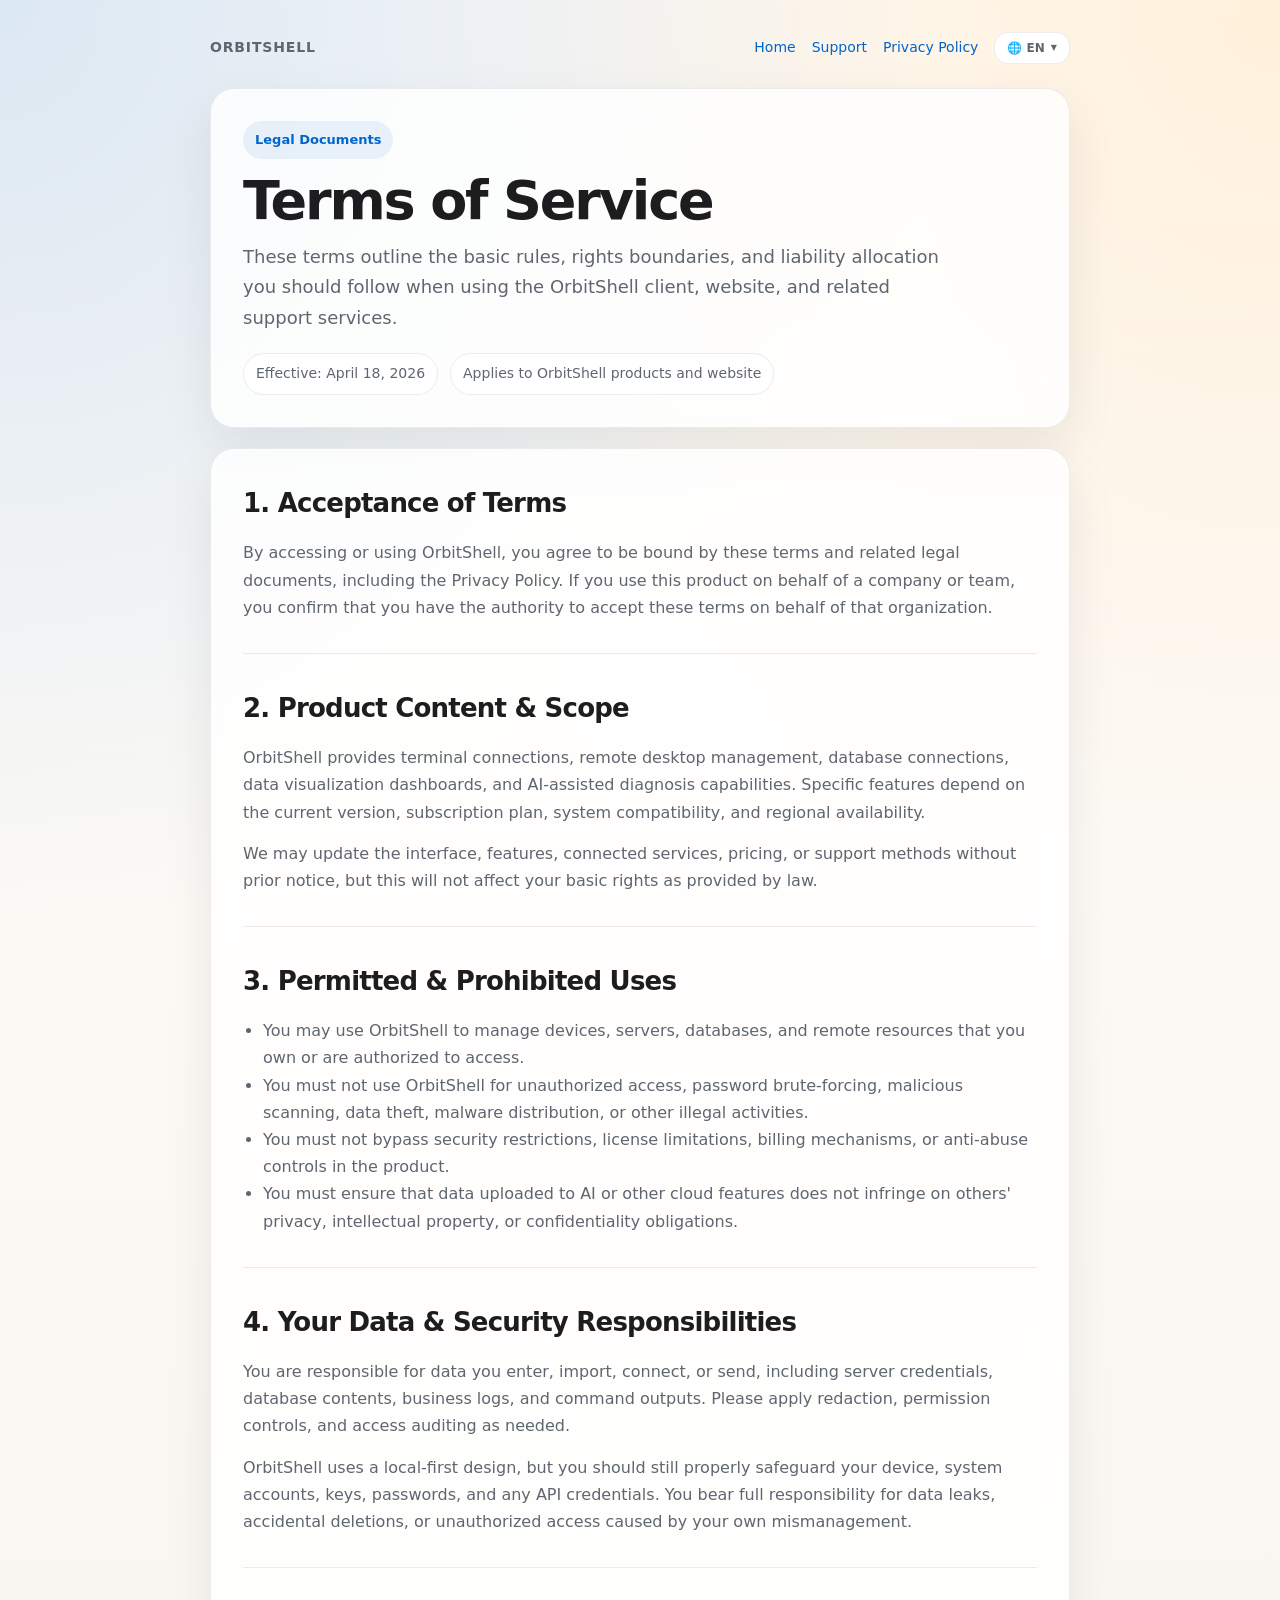
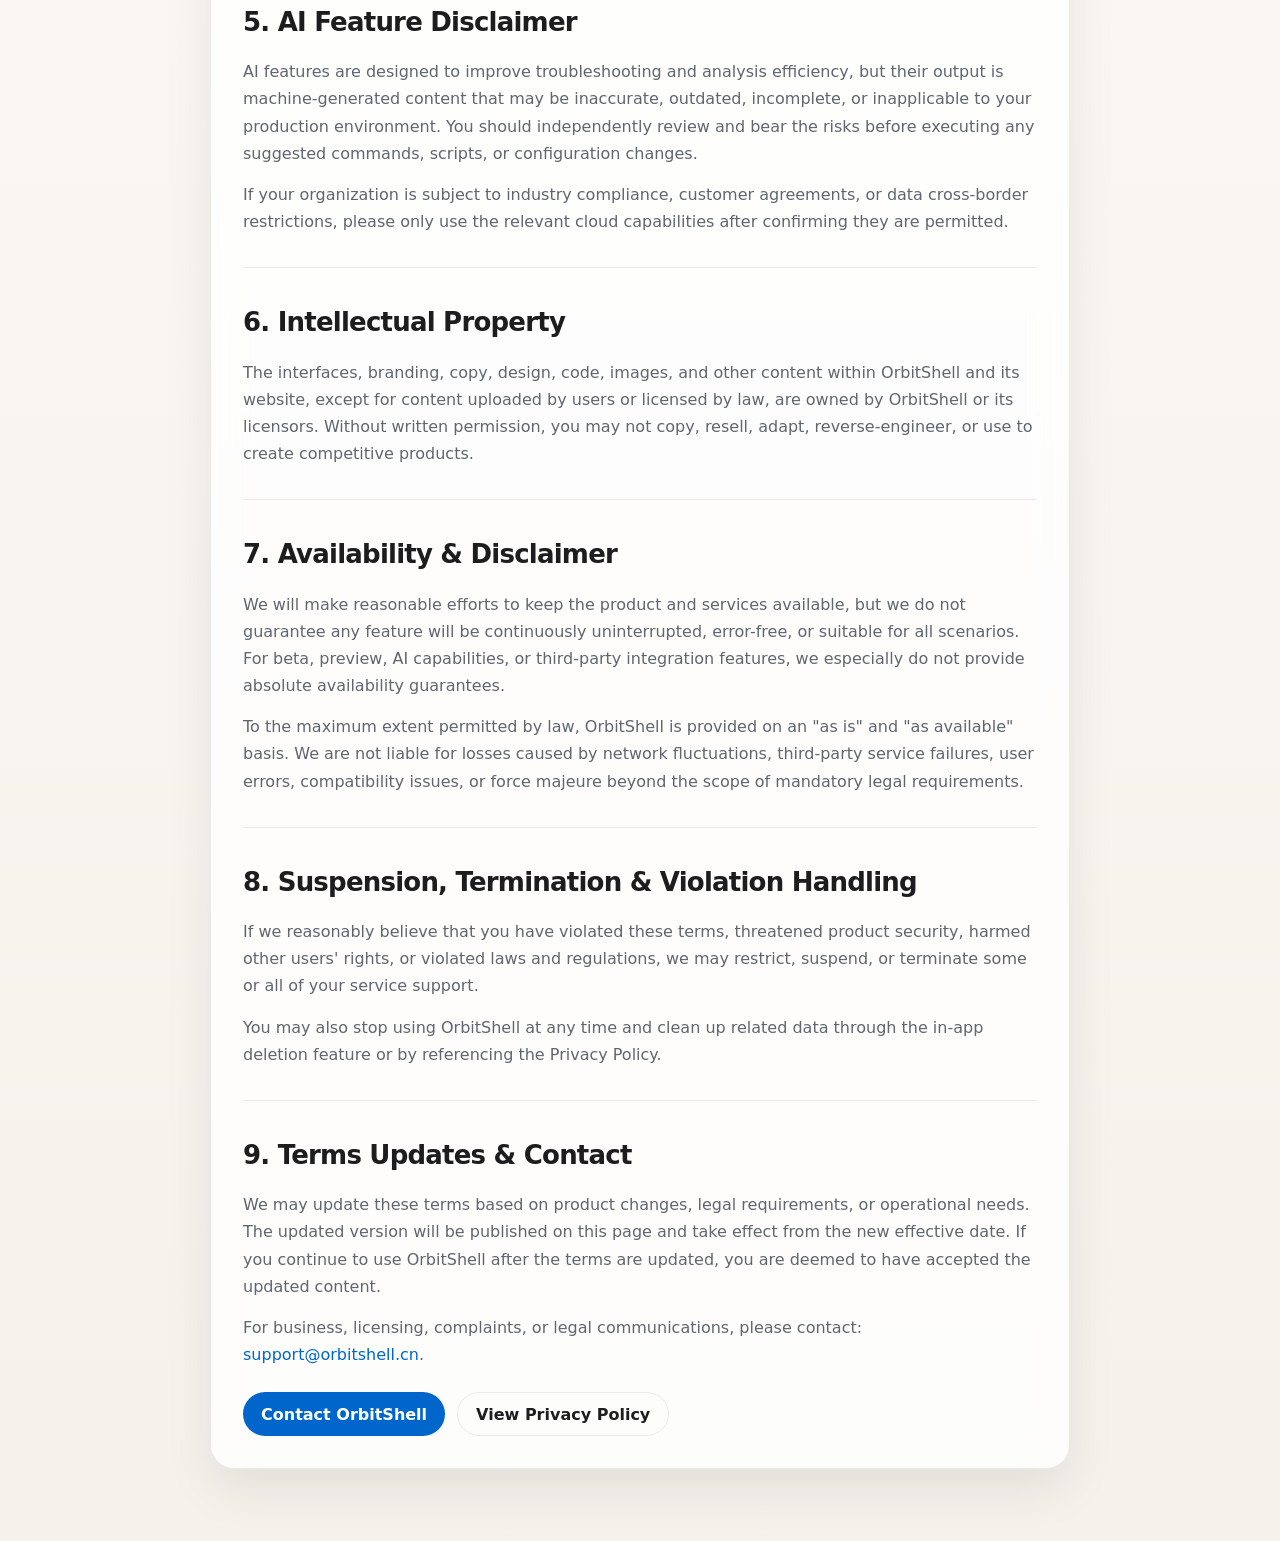
<file: terms.html>
<!DOCTYPE html>
<html lang="en">
<head>
    <meta charset="UTF-8">
    <meta name="viewport" content="width=device-width, initial-scale=1.0">
    <title>OrbitShell Terms of Service</title>
    <meta name="description" content="OrbitShell Terms of Service, covering product usage, restrictions, liability, and support.">
    <link rel="icon" type="image/png" href="app-icon.png">
    <link rel="apple-touch-icon" href="app-icon.png">
    <link rel="stylesheet" href="legal.css">
</head>
<body>
    <main class="page">
        <div class="topbar">
            <div class="brand">OrbitShell</div>
            <nav>
                <a href="index.html" data-i18n="nav.home">Home</a>
                <a href="support.html" data-i18n="nav.support">Support</a>
                <a href="privacy.html" data-i18n="nav.privacy">Privacy Policy</a>
                <div class="lang-dropdown" id="langDropdown">
                    <span class="lang-toggle" id="langToggle">🌐 EN <span class="arrow">▼</span></span>
                    <div class="lang-menu" id="langMenu">
                        <div class="lang-option active" data-lang="en">English <span class="lang-code">EN</span></div>
                        <div class="lang-option" data-lang="zh">中文 <span class="lang-code">ZH</span></div>
                        <div class="lang-option" data-lang="ja">日本語 <span class="lang-code">JA</span></div>
                        <div class="lang-option" data-lang="ko">한국어 <span class="lang-code">KO</span></div>
                        <div class="lang-option" data-lang="fr">Français <span class="lang-code">FR</span></div>
                        <div class="lang-option" data-lang="de">Deutsch <span class="lang-code">DE</span></div>
                        <div class="lang-option" data-lang="es">Español <span class="lang-code">ES</span></div>
                        <div class="lang-option" data-lang="pt">Português <span class="lang-code">PT</span></div>
                        <div class="lang-option" data-lang="ru">Русский <span class="lang-code">RU</span></div>
                    </div>
                </div>
            </nav>
        </div>

        <section class="hero">
            <div class="eyebrow" data-i18n="t.eyebrow">Legal Documents</div>
            <h1 data-i18n="t.title">Terms of Service</h1>
            <p data-i18n="t.desc">These terms outline the basic rules, rights boundaries, and liability allocation you should follow when using the OrbitShell client, website, and related support services.</p>
            <div class="meta">
                <span data-i18n="t.date">Effective: April 18, 2026</span>
                <span data-i18n="t.scope">Applies to OrbitShell products and website</span>
            </div>
        </section>

        <article class="document">
            <section>
                <h2 data-i18n="t.s1h">1. Acceptance of Terms</h2>
                <p data-i18n="t.s1p">By accessing or using OrbitShell, you agree to be bound by these terms and related legal documents, including the Privacy Policy. If you use this product on behalf of a company or team, you confirm that you have the authority to accept these terms on behalf of that organization.</p>
            </section>

            <section>
                <h2 data-i18n="t.s2h">2. Product Content & Scope</h2>
                <p data-i18n="t.s2p1">OrbitShell provides terminal connections, remote desktop management, database connections, data visualization dashboards, and AI-assisted diagnosis capabilities. Specific features depend on the current version, subscription plan, system compatibility, and regional availability.</p>
                <p data-i18n="t.s2p2">We may update the interface, features, connected services, pricing, or support methods without prior notice, but this will not affect your basic rights as provided by law.</p>
            </section>

            <section>
                <h2 data-i18n="t.s3h">3. Permitted & Prohibited Uses</h2>
                <ul>
                    <li data-i18n="t.s3l1">You may use OrbitShell to manage devices, servers, databases, and remote resources that you own or are authorized to access.</li>
                    <li data-i18n="t.s3l2">You must not use OrbitShell for unauthorized access, password brute-forcing, malicious scanning, data theft, malware distribution, or other illegal activities.</li>
                    <li data-i18n="t.s3l3">You must not bypass security restrictions, license limitations, billing mechanisms, or anti-abuse controls in the product.</li>
                    <li data-i18n="t.s3l4">You must ensure that data uploaded to AI or other cloud features does not infringe on others' privacy, intellectual property, or confidentiality obligations.</li>
                </ul>
            </section>

            <section>
                <h2 data-i18n="t.s4h">4. Your Data & Security Responsibilities</h2>
                <p data-i18n="t.s4p1">You are responsible for data you enter, import, connect, or send, including server credentials, database contents, business logs, and command outputs. Please apply redaction, permission controls, and access auditing as needed.</p>
                <p data-i18n="t.s4p2">OrbitShell uses a local-first design, but you should still properly safeguard your device, system accounts, keys, passwords, and any API credentials. You bear full responsibility for data leaks, accidental deletions, or unauthorized access caused by your own mismanagement.</p>
            </section>

            <section>
                <h2 data-i18n="t.s5h">5. AI Feature Disclaimer</h2>
                <p data-i18n="t.s5p1">AI features are designed to improve troubleshooting and analysis efficiency, but their output is machine-generated content that may be inaccurate, outdated, incomplete, or inapplicable to your production environment. You should independently review and bear the risks before executing any suggested commands, scripts, or configuration changes.</p>
                <p data-i18n="t.s5p2">If your organization is subject to industry compliance, customer agreements, or data cross-border restrictions, please only use the relevant cloud capabilities after confirming they are permitted.</p>
            </section>

            <section>
                <h2 data-i18n="t.s6h">6. Intellectual Property</h2>
                <p data-i18n="t.s6p">The interfaces, branding, copy, design, code, images, and other content within OrbitShell and its website, except for content uploaded by users or licensed by law, are owned by OrbitShell or its licensors. Without written permission, you may not copy, resell, adapt, reverse-engineer, or use to create competitive products.</p>
            </section>

            <section>
                <h2 data-i18n="t.s7h">7. Availability & Disclaimer</h2>
                <p data-i18n="t.s7p1">We will make reasonable efforts to keep the product and services available, but we do not guarantee any feature will be continuously uninterrupted, error-free, or suitable for all scenarios. For beta, preview, AI capabilities, or third-party integration features, we especially do not provide absolute availability guarantees.</p>
                <p data-i18n="t.s7p2">To the maximum extent permitted by law, OrbitShell is provided on an "as is" and "as available" basis. We are not liable for losses caused by network fluctuations, third-party service failures, user errors, compatibility issues, or force majeure beyond the scope of mandatory legal requirements.</p>
            </section>

            <section>
                <h2 data-i18n="t.s8h">8. Suspension, Termination & Violation Handling</h2>
                <p data-i18n="t.s8p1">If we reasonably believe that you have violated these terms, threatened product security, harmed other users' rights, or violated laws and regulations, we may restrict, suspend, or terminate some or all of your service support.</p>
                <p data-i18n="t.s8p2">You may also stop using OrbitShell at any time and clean up related data through the in-app deletion feature or by referencing the Privacy Policy.</p>
            </section>

            <section>
                <h2 data-i18n="t.s9h">9. Terms Updates & Contact</h2>
                <p data-i18n="t.s9p1">We may update these terms based on product changes, legal requirements, or operational needs. The updated version will be published on this page and take effect from the new effective date. If you continue to use OrbitShell after the terms are updated, you are deemed to have accepted the updated content.</p>
                <p data-i18n="t.s9p2">For business, licensing, complaints, or legal communications, please contact: <a href="mailto:support@orbitshell.cn">support@orbitshell.cn</a>.</p>

                <div class="cta-row">
                    <a class="button-link" href="mailto:support@orbitshell.cn?subject=OrbitShell%20Terms%20Inquiry" data-i18n="t.cta1">Contact OrbitShell</a>
                    <a class="button-link secondary" href="privacy.html" data-i18n="t.cta2">View Privacy Policy</a>
                </div>
            </section>
        </article>
    </main>

    <script>
        const i18n = {
            en: {
                "nav.home":"Home","nav.support":"Support","nav.privacy":"Privacy Policy",
                "t.eyebrow":"Legal Documents","t.title":"Terms of Service","t.desc":"These terms outline the basic rules, rights boundaries, and liability allocation you should follow when using the OrbitShell client, website, and related support services.","t.date":"Effective: April 18, 2026","t.scope":"Applies to OrbitShell products and website",
                "t.s1h":"1. Acceptance of Terms","t.s1p":"By accessing or using OrbitShell, you agree to be bound by these terms and related legal documents, including the Privacy Policy. If you use this product on behalf of a company or team, you confirm that you have the authority to accept these terms on behalf of that organization.",
                "t.s2h":"2. Product Content & Scope","t.s2p1":"OrbitShell provides terminal connections, remote desktop management, database connections, data visualization dashboards, and AI-assisted diagnosis capabilities. Specific features depend on the current version, subscription plan, system compatibility, and regional availability.","t.s2p2":"We may update the interface, features, connected services, pricing, or support methods without prior notice, but this will not affect your basic rights as provided by law.",
                "t.s3h":"3. Permitted & Prohibited Uses","t.s3l1":"You may use OrbitShell to manage devices, servers, databases, and remote resources that you own or are authorized to access.","t.s3l2":"You must not use OrbitShell for unauthorized access, password brute-forcing, malicious scanning, data theft, malware distribution, or other illegal activities.","t.s3l3":"You must not bypass security restrictions, license limitations, billing mechanisms, or anti-abuse controls in the product.","t.s3l4":"You must ensure that data uploaded to AI or other cloud features does not infringe on others' privacy, intellectual property, or confidentiality obligations.",
                "t.s4h":"4. Your Data & Security Responsibilities","t.s4p1":"You are responsible for data you enter, import, connect, or send, including server credentials, database contents, business logs, and command outputs. Please apply redaction, permission controls, and access auditing as needed.","t.s4p2":"OrbitShell uses a local-first design, but you should still properly safeguard your device, system accounts, keys, passwords, and any API credentials. You bear full responsibility for data leaks, accidental deletions, or unauthorized access caused by your own mismanagement.",
                "t.s5h":"5. AI Feature Disclaimer","t.s5p1":"AI features are designed to improve troubleshooting and analysis efficiency, but their output is machine-generated content that may be inaccurate, outdated, incomplete, or inapplicable to your production environment. You should independently review and bear the risks before executing any suggested commands, scripts, or configuration changes.","t.s5p2":"If your organization is subject to industry compliance, customer agreements, or data cross-border restrictions, please only use the relevant cloud capabilities after confirming they are permitted.",
                "t.s6h":"6. Intellectual Property","t.s6p":"The interfaces, branding, copy, design, code, images, and other content within OrbitShell and its website, except for content uploaded by users or licensed by law, are owned by OrbitShell or its licensors. Without written permission, you may not copy, resell, adapt, reverse-engineer, or use to create competitive products.",
                "t.s7h":"7. Availability & Disclaimer","t.s7p1":"We will make reasonable efforts to keep the product and services available, but we do not guarantee any feature will be continuously uninterrupted, error-free, or suitable for all scenarios. For beta, preview, AI capabilities, or third-party integration features, we especially do not provide absolute availability guarantees.","t.s7p2":"To the maximum extent permitted by law, OrbitShell is provided on an \"as is\" and \"as available\" basis. We are not liable for losses caused by network fluctuations, third-party service failures, user errors, compatibility issues, or force majeure beyond the scope of mandatory legal requirements.",
                "t.s8h":"8. Suspension, Termination & Violation Handling","t.s8p1":"If we reasonably believe that you have violated these terms, threatened product security, harmed other users' rights, or violated laws and regulations, we may restrict, suspend, or terminate some or all of your service support.","t.s8p2":"You may also stop using OrbitShell at any time and clean up related data through the in-app deletion feature or by referencing the Privacy Policy.",
                "t.s9h":"9. Terms Updates & Contact","t.s9p1":"We may update these terms based on product changes, legal requirements, or operational needs. The updated version will be published on this page and take effect from the new effective date. If you continue to use OrbitShell after the terms are updated, you are deemed to have accepted the updated content.","t.s9p2":"For business, licensing, complaints, or legal communications, please contact: support@orbitshell.cn.",
                "t.cta1":"Contact OrbitShell","t.cta2":"View Privacy Policy"
            },
            zh: {
                "nav.home":"首页","nav.support":"支持","nav.privacy":"隐私政策",
                "t.eyebrow":"法律文件","t.title":"服务条款","t.desc":"本条款说明您在使用 OrbitShell 客户端、网站以及相关支持服务时应遵守的基本规则、权利边界和责任分配。","t.date":"生效日期：2026年4月18日","t.scope":"适用于 OrbitShell 产品与网站",
                "t.s1h":"1. 接受条款","t.s1p":"访问或使用 OrbitShell，即表示您同意受本条款及相关法律文件约束，包括隐私政策。如果您代表公司或团队使用本产品，您确认自己有权代表该组织接受这些条款。",
                "t.s2h":"2. 产品内容与适用范围","t.s2p1":"OrbitShell 提供终端连接、远程桌面管理、数据库连接、可视化看板以及 AI 辅助诊断等能力。具体功能以应用当前版本、订阅方案、系统兼容性和地区可用性为准。","t.s2p2":"我们可以在不另行通知的情况下对界面、功能、接入服务、定价或支持方式进行更新，但不会以此影响您依法享有的基本权利。",
                "t.s3h":"3. 允许与禁止的使用方式","t.s3l1":"您可以在合法授权范围内使用 OrbitShell 管理自己拥有或被授权访问的设备、服务器、数据库和远程资源。","t.s3l2":"您不得使用 OrbitShell 从事未授权访问、口令爆破、恶意扫描、数据窃取、传播恶意代码或其他违法活动。","t.s3l3":"您不得规避产品中的安全限制、许可限制、计费机制或反滥用控制。","t.s3l4":"您应确保上传到 AI 或其他云端功能的数据不侵犯他人隐私、知识产权或保密义务。",
                "t.s4h":"4. 您的数据与安全责任","t.s4p1":"您对自己录入、导入、连接或发送的数据负责，包括服务器凭证、数据库内容、业务日志和命令输出。请根据需要进行脱敏、权限控制和访问审计。","t.s4p2":"OrbitShell 采用本地优先设计，但您仍应妥善保管设备、系统账户、密钥、口令和任何 API 凭证。因您自身管理不当造成的数据泄露、误删或越权访问，由您自行承担相应责任。",
                "t.s5h":"5. AI 功能说明","t.s5p1":"AI 功能用于提高排障和分析效率，但其输出属于机器生成内容，可能存在不准确、过时、不完整或不适用于您生产环境的情况。您在执行任何建议命令、脚本或配置修改前，应自行复核并承担相应风险。","t.s5p2":"如果您所在组织受行业合规、客户协议或数据出境限制约束，请仅在确认允许的前提下使用相关云端能力。",
                "t.s6h":"6. 知识产权","t.s6p":"OrbitShell 及其网站中的界面、品牌、文案、设计、代码、图像和其他内容，除用户自行上传或依法授权的内容外，相关权利归 OrbitShell 或其许可方所有。未经书面许可，您不得复制、转售、改编、反向工程或用于创建竞争性产品。",
                "t.s7h":"7. 可用性与免责声明","t.s7p1":"我们会尽合理努力保持产品与服务可用，但不保证任何功能持续无中断、无错误或适用于所有场景。对测试版、预览功能、AI 能力或第三方集成功能，我们尤其不提供绝对可用性保证。","t.s7p2":"在法律允许的最大范围内，OrbitShell 按"现状"和"可用"基础提供。对于因网络波动、第三方服务故障、误操作、兼容性问题或不可抗力导致的损失，我们不承担超出法律强制要求范围的责任。",
                "t.s8h":"8. 暂停、终止与违规处理","t.s8p1":"如果我们合理认为您违反本条款、威胁产品安全、损害其他用户权益或触犯法律法规，我们可以限制、暂停或终止对您的部分或全部服务支持。","t.s8p2":"您也可以随时停止使用 OrbitShell，并通过应用内删除功能或参考隐私政策清理相关数据。",
                "t.s9h":"9. 条款更新与联系","t.s9p1":"我们可能根据产品变化、法律要求或运营需要更新本条款。更新后的版本会发布在本页面，并以新的生效日期为准。若您在条款更新后继续使用 OrbitShell，视为接受更新后的内容。","t.s9p2":"如需商务、授权、投诉或法律相关沟通，请联系：support@orbitshell.cn。",
                "t.cta1":"联系 OrbitShell","t.cta2":"查看隐私政策"
            },
            ja: {
                "nav.home":"ホーム","nav.support":"サポート","nav.privacy":"プライバシーポリシー",
                "t.eyebrow":"法的文書","t.title":"利用規約","t.desc":"本規約は、OrbitShellクライアント、ウェブサイト、および関連するサポートサービスを使用する際の基本ルール、権利の境界、責任配分を説明します。","t.date":"発効日：2026年4月18日","t.scope":"OrbitShell製品とウェブサイトに適用",
                "t.s1h":"1. 規約の受理","t.s1p":"OrbitShellにアクセスまたは使用することで、プライバシーポリシーを含む本規約および関連法的文書に拘束されることに同意したものとみなされます。会社やチームに代わって本製品を使用する場合、その組織に代わって本規約を受理する権限があることを確認したものとみなされます。",
                "t.s2h":"2. 製品内容と適用範囲","t.s2p1":"OrbitShellは、ターミナル接続、リモートデスクトップ管理、データベース接続、データ可視化ダッシュボード、AI補助診断機能を提供します。具体的な機能は、現在のバージョン、サブスクリプションプラン、システム互換性、地域別可用性によります。","t.s2p2":"事前の通知なしにインターフェース、機能、接続サービス、価格設定、サポート方法を更新する場合がありますが、法律が提供する基本的な権利に影響はありません。",
                "t.s3h":"3. 許可される使用と禁止される使用","t.s3l1":"自分の所有する、またはアクセスを許可されたデバイス、サーバー、データベース、リモートリソースを管理するためにOrbitShellを使用できます。","t.s3l2":"未認証アクセス、パスワード総当たり、悪意のあるスキャン、データ窃取、悪意のあるコードの配布、その他の違法活動のためにOrbitShellを使用してはなりません。","t.s3l3":"製品のセキュリティ制限、ライセンス制限、課金メカニズム、悪用防止制御を回避してはなりません。","t.s3l4":"AIまたはその他のクラウド機能にアップロードするデータが、他者のプライバシー、知的財産権、保密義務を侵害しないことを確認してください。",
                "t.s4h":"4. データとセキュリティの責任","t.s4p1":"サーバー認証情報、データベースの内容、ビジネスログ、コマンド出力を含め、入力、インポート、接続、送信するデータについて責任を負います。必要に応じてマスキング、権限制御、アクセス監査を適用してください。","t.s4p2":"OrbitShellはローカル優先の設計を使用しますが、デバイス、システムアカウント、鍵、パスワード、API認証情報を適切に管理する必要があります。自分の管理不備によるデータ漏洩、誤削除、不正アクセスの責任はすべてお客様が負います。",
                "t.s5h":"5. AI機能の免責事項","t.s5p1":"AI機能はトラブルシューティングと分析効率を向上させるために設計されていますが、出力は機械生成されたコンテンツであり、不正確、古く、不完全、または本番環境に適用できない場合があります。推奨されるコマンド、スクリプト、設定変更を実行する前に、独自に確認し、リスクを負担してください。","t.s5p2":"組織が業界コンプライアンス、顧客契約、データ越境制約の制限を受ける場合、許可されていることを確認してから関連するクラウド機能を使用してください。",
                "t.s6h":"6. 知的財産","t.s6p":"OrbitShellおよびそのウェブサイト内のインターフェース、ブランド、コピー、デザイン、コード、画像、その他のコンテンツは、ユーザーがアップロードまたは法的にライセンスされたものを除き、OrbitShellまたはそのライセンサーが所有しています。書面による許可なく、複製、再販売、改変、リバースエンジニアリング、競合製品の作成に使用してはなりません。",
                "t.s7h":"7. 可用性と免責事項","t.s7p1":"製品とサービスの可用性を維持するための合理的な努力を行いますが、すべての機能が継続的に中断なく、エラーなく、すべてのシナリオに適していることを保証するものではありません。ベータ版、プレビュー機能、AI機能、サードパーティ統合機能については、特に絶対的な可用性保証を提供しません。","t.s7p2":"法律が許容する最大限の範囲で、OrbitShellは「現状のまま」および「利用可能な状態」で提供されます。ネットワークの変動、サードパーティサービスの障害、ユーザーの誤操作、互換性の問題、または不可抗力による損失について、法律の強制要求範囲を超えて責任を負いません。",
                "t.s8h":"8. 一時停止、終了と違反処理","t.s8p1":"本規約違反、製品セキュリティの脅威、他のユーザーの権利の侵害、法令違反があると合理的に判断した場合、サービスの一部または全部を制限、一時停止、終了する場合があります。","t.s8p2":"いつでもOrbitShellの使用を停止し、アプリ内削除機能またはプライバシーポリシーを参照して関連データを削除できます。",
                "t.s9h":"9. 規約の更新と連絡先","t.s9p1":"製品の変更、法的要件、または運用上の必要に応じて、本規約を更新する場合があります。更新されたバージョンはこのページに公開され、新しい発効日から効力が生じます。規約更新後もOrbitShellを使用し続ける場合、更新された内容に同意したものとみなされます。","t.s9p2":"ビジネス、ライセンス、苦情、または法的通信については、support@orbitshell.cn までご連絡ください。",
                "t.cta1":"OrbitShellに連絡","t.cta2":"プライバシーポリシーを表示"
            },
            ko: {
                "nav.home":"홈","nav.support":"지원","nav.privacy":"개인정보 처리방침",
                "t.eyebrow":"법적 문서","t.title":"이용약관","t.desc":"본 약관은 OrbitShell 클라이언트, 웹사이트 및 관련 지원 서비스를 사용할 때 따라야 하는 기본 규칙, 권리 범위 및 책임 배분을 설명합니다.","t.date":"시행일: 2026년 4월 18일","t.scope":"OrbitShell 제품 및 웹사이트에 적용",
                "t.s1h":"1. 약관 동의","t.s1p":"OrbitShell에 접속하거나 사용함으로써 개인정보 처리방침을 포함한 본 약관 및 관련 법적 문서에 구속되는 것에 동의한 것으로 간주됩니다. 회사나 팀을 대신하여 본 제품을 사용하는 경우 해당 조직을 대신하여 본 약관을 수락할 권한이 있음을 확인하는 것입니다.",
                "t.s2h":"2. 제품 내용 및 범위","t.s2p1":"OrbitShell은 터미널 연결, 원격 데스크톱 관리, 데이터베이스 연결, 데이터 시각화 대시보드, AI 보조 진단 기능을 제공합니다. 구체적인 기능은 현재 버전, 구독 플랜, 시스템 호환성 및 지역별 가용성에 따라 다릅니다.","t.s2p2":"사전 통지 없이 인터페이스, 기능, 연결된 서비스, 가격 또는 지원 방법을 업데이트할 수 있지만 이는 법률이 제공하는 기본 권리에 영향을 미치지 않습니다.",
                "t.s3h":"3. 허용 및 금지된 사용","t.s3l1":"자신이 소유하거나 접근을 허가받은 디바이스, 서버, 데이터베이스 및 원격 리소스를 관리하기 위해 OrbitShell을 사용할 수 있습니다.","t.s3l2":"무단 접근, 비밀번호 무차별 대입, 악의적 스캔, 데이터 절도, 악성 코드 배포 또는 기타 불법 활동을 위해 OrbitShell을 사용해서는 안 됩니다.","t.s3l3":"제품의 보안 제한, 라이선스 제한, 과금 메커니즘 또는 악용 방지 제어를 우회해서는 안 됩니다.","t.s3l4":"AI 또는 기타 클라우드 기능에 업로드하는 데이터가 타인의 프라이버시, 지적 재산권 또는 비밀 유지 의무를 침해하지 않도록 해야 합니다.",
                "t.s4h":"4. 데이터 및 보안 책임","t.s4p1":"서버 자격 증명, 데이터베이스 내용, 비즈니스 로그 및 명령 출력을 포함하여 입력, 가져오기, 연결 또는 전송하는 데이터에 대해 책임을 집니다. 필요에 따라 마스킹, 권한 제어 및 접근 감사를 적용하십시오.","t.s4p2":"OrbitShell은 로컬 우선 설계를 사용하지만 디바이스, 시스템 계정, 키, 비밀번호 및 API 자격 증명을 적절히 관리해야 합니다. 잘못된 관리로 인한 데이터 유출, 실수 삭제 또는 무단 접근에 대한 모든 책임은 고객이 집니다.",
                "t.s5h":"5. AI 기능 면책 조항","t.s5p1":"AI 기능은 문제 해결 및 분석 효율성을 높이도록 설계되었지만 출력은 기계 생성 콘텐츠로 부정확하거나 오래되었거나 불완전하거나 프로덕션 환경에 적용되지 않을 수 있습니다. 제안된 명령, 스크립트 또는 설정 변경을 실행하기 전에 독립적으로 검토하고 위험을 부담해야 합니다.","t.s5p2":"조직이 산업 컴플라이언스, 고객 계약 또는 데이터 국외 이전 제한을 받는 경우 허용된다는 것을 확인한 후에만 관련 클라우드 기능을 사용하십시오.",
                "t.s6h":"6. 지적 재산권","t.s6p":"OrbitShell 및 웹사이트의 인터페이스, 브랜드, 카피, 디자인, 코드, 이미지 및 기타 콘텐츠 중 사용자가 업로드하거나 법적으로 라이선스된 콘텐츠를 제외하고는 OrbitShell 또는 라이선서가 소유합니다. 서면 허가 없이 복사, 재판매, 개조, 리버스 엔지니어링 또는 경쟁 제품 생성에 사용할 수 없습니다.",
                "t.s7h":"7. 가용성 및 면책 조항","t.s7p1":"제품과 서비스를 계속 사용할 수 있도록 합리적인 노력을 기울이지만 모든 기능이 지속적으로 중단 없이, 오류 없이, 모든 시나리오에 적합하다고 보장하지 않습니다. 베타, 프리뷰, AI 기능 또는 서드파티 통합 기능에 대해서는 특히 절대적인 가용성을 보장하지 않습니다.","t.s7p2":"법률이 허용하는 최대 범위에서 OrbitShell은 \"있는 그대로\" 및 \"사용 가능한 상태\"로 제공됩니다. 네트워크 변동, 서드파티 서비스 장애, 사용자 오류, 호환성 문제 또는 불가항력으로 인한 손해에 대해 법률의 강제 요구 범위를 초과하여 책임을 지지 않습니다.",
                "t.s8h":"8. 중지, 종료 및 위반 처리","t.s8p1":"본 약관 위반, 제품 보안 위협, 다른 사용자 권리 침해 또는 법률 위반이 합리적으로 판단되는 경우 서비스의 일부 또는 전부를 제한, 중지 또는 종료할 수 있습니다.","t.s8p2":"언제든지 OrbitShell 사용을 중단하고 앱 내 삭제 기능 또는 개인정보 처리방침을 참조하여 관련 데이터를 정리할 수 있습니다.",
                "t.s9h":"9. 약관 업데이트 및 연락처","t.s9p1":"제품 변경, 법률 요구 또는 운영 필요에 따라 본 약관을 업데이트할 수 있습니다. 업데이트된 버전은 이 페이지에 게시되며 새 시행일부터 효력이 발생합니다. 약관 업데이트 후에도 OrbitShell을 계속 사용하면 업데이트된 내용에 동의한 것으로 간주됩니다.","t.s9p2":"비즈니스, 라이선스, 불만 또는 법적 소통은 support@orbitshell.cn으로 연락해 주세요.",
                "t.cta1":"OrbitShell에 문의","t.cta2":"개인정보 처리방침 보기"
            },
            fr: {
                "nav.home":"Accueil","nav.support":"Support","nav.privacy":"Politique de confidentialité",
                "t.eyebrow":"Documents juridiques","t.title":"Conditions d'utilisation","t.desc":"Ces conditions décrivent les règles de base, les limites des droits et la répartition des responsabilités que vous devez suivre lors de l'utilisation du client OrbitShell, du site web et des services de support associés.","t.date":"Entrée en vigueur : 18 avril 2026","t.scope":"S'applique aux produits et au site web d'OrbitShell",
                "t.s1h":"1. Acceptation des conditions","t.s1p":"En accédant ou en utilisant OrbitShell, vous acceptez d'être lié par ces conditions et les documents juridiques associés, y compris la Politique de confidentialité. Si vous utilisez ce produit pour le compte d'une entreprise ou d'une équipe, vous confirmez avoir l'autorité d'accepter ces conditions pour le compte de cette organisation.",
                "t.s2h":"2. Contenu du produit et portée","t.s2p1":"OrbitShell fournit des connexions terminal, gestion de bureau à distance, connexions de bases de données, tableaux de bord de visualisation de données et capacités de diagnostic assisté par IA. Les fonctionnalités spécifiques dépendent de la version actuelle, du plan d'abonnement, de la compatibilité système et de la disponibilité régionale.","t.s2p2":"Nous pouvons mettre à jour l'interface, les fonctionnalités, les services connectés, la tarification ou les méthodes de support sans préavis, mais cela n'affectera pas vos droits fondamentaux tels que prévus par la loi.",
                "t.s3h":"3. Utilisations autorisées et interdites","t.s3l1":"Vous pouvez utiliser OrbitShell pour gérer les appareils, serveurs, bases de données et ressources distantes que vous possédez ou êtes autorisé à accéder.","t.s3l2":"Vous ne devez pas utiliser OrbitShell pour l'accès non autorisé, le brute-force de mots de passe, l'analyse malveillante, le vol de données, la distribution de logiciels malveillants ou d'autres activités illégales.","t.s3l3":"Vous ne devez pas contourner les restrictions de sécurité, les limitations de licence, les mécanismes de facturation ou les contrôles de prévention des abus du produit.","t.s3l4":"Vous devez vous assurer que les données téléchargées vers l'IA ou d'autres fonctionnalités cloud ne portent pas atteinte à la vie privée, à la propriété intellectuelle ou aux obligations de confidentialité d'autrui.",
                "t.s4h":"4. Vos données et responsabilités de sécurité","t.s4p1":"Vous êtes responsable des données que vous saisissez, importez, connectez ou envoyez, y compris les identifiants de serveur, le contenu des bases de données, les journaux métier et les sorties de commandes. Veuillez appliquer le masquage, les contrôles d'accès et l'audit d'accès selon les besoins.","t.s4p2":"OrbitShell utilise une conception local-first, mais vous devez toujours protéger correctement votre appareil, vos comptes système, vos clés, mots de passe et toute API credential. Vous assumez l'entière responsabilité des fuites de données, suppressions accidentelles ou accès non autorisés causés par votre propre mauvaise gestion.",
                "t.s5h":"5. Avertissement concernant les fonctionnalités IA","t.s5p1":"Les fonctionnalités IA sont conçues pour améliorer l'efficacité du dépannage et de l'analyse, mais leur sortie est un contenu généré par machine qui peut être inexact, obsolète, incomplet ou inapplicable à votre environnement de production. Vous devez examiner indépendamment et assumer les risques avant d'exécuter toute commande, tout script ou toute modification de configuration suggérée.","t.s5p2":"Si votre organisation est soumise à des normes de conformité sectorielle, des accords clients ou des restrictions de transfert de données, veuillez n'utiliser les capacités cloud correspondantes qu'après avoir confirmé qu'elles sont autorisées.",
                "t.s6h":"6. Propriété intellectuelle","t.s6p":"Les interfaces, la marque, le texte, le design, le code, les images et autres contenus d'OrbitShell et de son site web, à l'exception du contenu téléchargé par les utilisateurs ou autorisé par la loi, appartiennent à OrbitShell ou à ses concédants. Sans autorisation écrite, vous ne pouvez pas copier, revendre, adapter, faire de l'ingénierie inverse ou utiliser pour créer des produits concurrents.",
                "t.s7h":"7. Disponibilité et avertissement","t.s7p1":"Nous ferons des efforts raisonnables pour maintenir la disponibilité du produit et des services, mais nous ne garantissons pas qu'une fonctionnalité sera continue, sans erreur ou adaptée à tous les scénarios. Pour les fonctionnalités bêta, aperçu, IA ou intégration tiers, nous ne fournissons pas de garantie de disponibilité absolue.","t.s7p2":"Dans la mesure maximale autorisée par la loi, OrbitShell est fourni en « état » et « tel quel ». Nous ne sommes pas responsables des pertes causées par les fluctuations réseau, les pannes de services tiers, les erreurs utilisateur, les problèmes de compatibilité ou les cas de force majeure au-delà du cadre des exigences légales obligatoires.",
                "t.s8h":"8. Suspension, résiliation et gestion des violations","t.s8p1":"Si nous estimons raisonnablement que vous avez violé ces conditions, menacé la sécurité du produit, porté atteinte aux droits d'autres utilisateurs ou violé les lois et réglementations, nous pouvons restreindre, suspendre ou résilier tout ou partie de votre support de service.","t.s8p2":"Vous pouvez également arrêter d'utiliser OrbitShell à tout moment et nettoyer les données associées via la fonctionnalité de suppression intégrée ou en consultant la Politique de confidentialité.",
                "t.s9h":"9. Mises à jour des conditions et contact","t.s9p1":"Nous pouvons mettre à jour ces conditions en fonction des changements de produit, des exigences légales ou des besoins opérationnels. La version mise à jour sera publiée sur cette page et prendra effet à la nouvelle date d'entrée en vigueur. Si vous continuez à utiliser OrbitShell après la mise à jour des conditions, vous êtes réputé avoir accepté le contenu mis à jour.","t.s9p2":"Pour les communications commerciales, de licence, de plaintes ou juridiques, veuillez contacter : support@orbitshell.cn.",
                "t.cta1":"Contacter OrbitShell","t.cta2":"Voir la politique de confidentialité"
            },
            de: {
                "nav.home":"Startseite","nav.support":"Support","nav.privacy":"Datenschutzrichtlinie",
                "t.eyebrow":"Rechtliche Dokumente","t.title":"Nutzungsbedingungen","t.desc":"Diese Bedingungen beschreiben die grundlegenden Regeln, Rechtsgrenzen und Haftungsverteilung, die Sie bei der Nutzung des OrbitShell-Clients, der Website und der zugehörigen Supportdienste einhalten sollten.","t.date":"Gültig ab: 18. April 2026","t.scope":"Gilt für OrbitShell-Produkte und Website",
                "t.s1h":"1. Annahme der Bedingungen","t.s1p":"Durch den Zugriff auf oder die Nutzung von OrbitShell stimmen Sie zu, an diese Bedingungen und zugehörige Rechtsdokumente einschließlich der Datenschutzrichtlinie gebunden zu sein. Wenn Sie dieses Produkt im Namen eines Unternehmens oder Teams nutzen, bestätigen Sie, dass Sie befugt sind, diese Bedingungen im Namen dieser Organisation anzunehmen.",
                "t.s2h":"2. Produktinhalt & Umfang","t.s2p1":"OrbitShell bietet Terminalverbindungen, Remote-Desktop-Management, Datenbankverbindungen, Datenvisualisierungsdashboards und KI-gestützte Diagnosefunktionen. Spezifische Funktionen hängen von der aktuellen Version, dem Abonnementsystem, der Systemkompatibilität und der regionalen Verfügbarkeit ab.","t.s2p2":"Wir können die Oberfläche, Funktionen, verbundenen Dienste, Preise oder Supportmethoden ohne vorherige Ankündigung aktualisieren, aber dies wird Ihre grundlegenden Rechte nicht beeinträchtigen, wie sie gesetzlich vorgesehen sind.",
                "t.s3h":"3. Erlaubte & verbotene Nutzung","t.s3l1":"Sie können OrbitShell verwenden, um Geräte, Server, Datenbanken und Remote-Ressourcen zu verwalten, die Sie besitzen oder zu denen Sie Zugang berechtigt sind.","t.s3l2":"Sie dürfen OrbitShell nicht für unbefugten Zugriff, Passwort-Brute-Force, bösartiges Scanning, Datendiebstahl, Malware-Verbreitung oder andere illegale Aktivitäten verwenden.","t.s3l3":"Sie dürfen Sicherheitsbeschränkungen, Lizenzbeschränkungen, Abrechnungsmechanismen oder Anti-Missbrauchskontrollen im Produkt nicht umgehen.","t.s3l4":"Sie müssen sicherstellen, dass an KI oder andere Cloud-Funktionen hochgeladene Daten die Privatsphäre, das geistige Eigentum oder die Vertraulichkeitsverpflichtungen anderer nicht verletzen.",
                "t.s4h":"4. Ihre Daten & Sicherheitsverantwortung","t.s4p1":"Sie sind verantwortlich für Daten, die Sie eingeben, importieren, verbinden oder senden, einschließlich Serveranmeldedaten, Datenbankinhalte, Geschäftsprotokolle und Befehlsausgaben. Bitte wenden Sie bei Bedarf Schwärzung, Zugriffskontrollen und Zugriffsauditierung an.","t.s4p2":"OrbitShell verwendet ein lokales Design, aber Sie sollten Ihr Gerät, Ihre Systemkonten, Schlüssel, Passwörter und API-Anmeldedaten dennoch ordnungsgemäß schützen. Sie tragen die volle Verantwortung für Datendiebstähle, versehentliche Löschungen oder unbefugten Zugriff, der durch Ihr eigenes Fehlverhalten verursacht wird.",
                "t.s5h":"5. Haftungsausschluss für KI-Funktionen","t.s5p1":"KI-Funktionen sind darauf ausgelegt, die Fehlersuche und Analyseeffizienz zu verbessern, aber ihre Ausgabe ist maschinell generierter Inhalt, der ungenau, veraltet, unvollständig oder nicht auf Ihre Produktionsumgebung anwendbar sein kann. Sie sollten unabhängig überprüfen und die Risiken tragen, bevor Sie vorgeschlagene Befehle, Skripte oder Konfigurationsänderungen ausführen.","t.s5p2":"Wenn Ihre Organisation branchenspezifischen Compliance, Kundenvereinbarungen oder datenübergreifende Beschränkungen unterliegt, nutzen Sie die relevanten Cloud-Funktionen nur nach Bestätigung der Erlaubnis.",
                "t.s6h":"6. Geistiges Eigentum","t.s6p":"Die Oberflächen, Marken, Texte, Designs, Codes, Bilder und anderen Inhalte innerhalb von OrbitShell und seiner Website, mit Ausnahme von Inhalten, die von Benutzern hochgeladen oder gesetzlich lizenziert wurden, gehören OrbitShell oder seinen Lizenzgebern. Ohne schriftliche Genehmigung dürfen Sie nicht kopieren, weiterverkaufen, anpassen, reverse-engineern oder zur Erstellung konkurrierender Produkte verwenden.",
                "t.s7h":"7. Verfügbarkeit & Haftungsausschluss","t.s7p1":"Wir werden angemessene Anstrengungen unternehmen, um die Verfügbarkeit des Produkts und der Dienste sicherzustellen, aber wir garantieren nicht, dass eine Funktion kontinuierlich unterbrechungsfehlerfrei oder für alle Szenarien geeignet ist. Für Beta-, Vorschau-, KI- oder Drittanbieter-Integrationsfunktionen bieten wir besonders keine absolute Verfügbarkeitsgarantie.","t.s7p2":"Im maximal zulässigen Umfang wird OrbitShell „wie besehen" und „verfügbar" bereitgestellt. Wir haften nicht für Verluste, die durch Netzwerkschwankungen, Drittanbieter-Servicefehler, Benutzerfehler, Kompatibilitätsprobleme oder höhere Gewalt jenseits des Rahmens gesetzlich zwingender Anforderungen verursacht werden.",
                "t.s8h":"8. Aussetzung, Kündigung & Verstoßbehandlung","t.s8p1":"Wenn wir vernünftigerweise glauben, dass Sie diese Bedingungen verletzt haben, die Produktsicherheit bedroht haben, die Rechte anderer Benutzer verletzt haben oder Gesetze und Vorschriften verletzt haben, können wir Ihren Service-Teil oder den gesamten Service einschränken, aussetzen oder kündigen.","t.s8p2":"Sie können auch jederzeit die Nutzung von OrbitShell einstellen und zugehörige Daten über die integrierte Löschfunktion oder unter Bezugnahme auf die Datenschutzrichtlinie bereinigen.",
                "t.s9h":"9. Bedingungsupdates & Kontakt","t.s9p1":"Wir können diese Bedingungen basierend auf Produktänderungen, rechtlichen Anforderungen oder betrieblichen Bedürfnissen aktualisieren. Die aktualisierte Version wird auf dieser Seite veröffentlicht und tritt ab dem neuen Wirksamkeitsdatum in Kraft. Wenn Sie nach der Aktualisierung der Bedingungen OrbitShell weiterhin nutzen, gelten Sie als einverstanden mit dem aktualisierten Inhalt.","t.s9p2":"Für geschäftliche, Lizenz-, Beschwerde- oder rechtliche Kommunikation kontaktieren Sie bitte: support@orbitshell.cn.",
                "t.cta1":"OrbitShell kontaktieren","t.cta2":"Datenschutzrichtlinie ansehen"
            },
            es: {
                "nav.home":"Inicio","nav.support":"Soporte","nav.privacy":"Política de privacidad",
                "t.eyebrow":"Documentos legales","t.title":"Términos de servicio","t.desc":"Estos términos describen las reglas básicas, los límites de derechos y la distribución de responsabilidades que debe seguir al usar el cliente OrbitShell, el sitio web y los servicios de soporte relacionados.","t.date":"Vigente desde: 18 de abril de 2026","t.scope":"Se aplica a los productos y sitio web de OrbitShell",
                "t.s1h":"1. Aceptación de los términos","t.s1p":"Al acceder o usar OrbitShell, usted acepta estar sujeto a estos términos y documentos legales relacionados, incluida la Política de privacidad. Si usa este producto en nombre de una empresa o equipo, confirma que tiene la autoridad para aceptar estos términos en nombre de esa organización.",
                "t.s2h":"2. Contenido del producto y alcance","t.s2p1":"OrbitShell proporciona conexiones de terminal, administración de escritorio remoto, conexiones de bases de datos, paneles de visualización de datos y capacidades de diagnóstico asistido por IA. Las funciones específicas dependen de la versión actual, el plan de suscripción, la compatibilidad del sistema y la disponibilidad regional.","t.s2p2":"Podemos actualizar la interfaz, funciones, servicios conectados, precios o métodos de soporte sin previo aviso, pero esto no afectará sus derechos básicos según lo establecido por la ley.",
                "t.s3h":"3. Usos permitidos y prohibidos","t.s3l1":"Puede usar OrbitShell para administrar dispositivos, servidores, bases de datos y recursos remotos que posea o esté autorizado para acceder.","t.s3l2":"No debe usar OrbitShell para acceso no autorizado, fuerza bruta de contraseñas, escaneo malicioso, robo de datos, distribución de malware u otras actividades ilegales.","t.s3l3":"No debe evadir restricciones de seguridad, limitaciones de licencia, mecanismos de facturación o controles de prevención de abuso del producto.","t.s3l4":"Debe asegurarse de que los datos cargados en funciones de IA u otras funciones en la nube no infrinjan la privacidad, propiedad intelectual u obligaciones de confidencialidad de terceros.",
                "t.s4h":"4. Sus datos y responsabilidades de seguridad","t.s4p1":"Usted es responsable de los datos que ingresa, importa, conecta o envía, incluyendo credenciales de servidor, contenidos de bases de datos, registros comerciales y salidas de comandos. Aplique ofuscación, controles de acceso y auditoría de acceso según sea necesario.","t.s4p2":"OrbitShell usa un diseño local-first, pero aún debe proteger adecuadamente su dispositivo, cuentas de sistema, claves, contraseñas y credenciales de API. Usted asume toda la responsabilidad por filtraciones de datos, eliminaciones accidentales o accesos no autorizados causados por su propia mala gestión.",
                "t.s5h":"5. Descargo de responsabilidad de funciones de IA","t.s5p1":"Las funciones de IA están diseñadas para mejorar la eficiencia del troubleshooting y análisis, pero su salida es contenido generado por máquina que puede ser inexacto, obsoleto, incompleto o inaplicable a su entorno de producción. Debe revisar independientemente y asumir los riesgos antes de ejecutar cualquier comando, script o cambio de configuración sugerido.","t.s5p2":"Si su organización está sujeta a cumplimiento industrial, acuerdos de clientes o restricciones de transferencia de datos, use las capacidades de la nube correspondientes solo después de confirmar que están permitidas.",
                "t.s6h":"6. Propiedad intelectual","t.s6p":"Las interfaces, marca, contenido, diseño, código, imágenes y otros contenidos dentro de OrbitShell y su sitio web, excepto el contenido subido por usuarios o licenciado por ley, son propiedad de OrbitShell o sus licenciantes. Sin permiso escrito, no puede copiar, revender, adaptar, hacer ingeniería inversa o usar para crear productos competitivos.",
                "t.s7h":"7. Disponibilidad y descargo de responsabilidad","t.s7p1":"Haremos esfrazones razonables para mantener el producto y servicios disponibles, pero no garantizamos que alguna función será continua, sin errores o adecuada para todos los escenarios. Para funciones beta, vista previa, IA o integración de terceros, especialmente no proporcionamos garantía de disponibilidad absoluta.","t.s7p2":"En la máxima medida permitida por la ley, OrbitShell se proporcionen \"tal cual\" y \"según disponibilidad\". No somos responsables de pérdidas causadas por fluctuaciones de red, fallos de servicios de terceros, errores de usuario, problemas de compatibilidad o fuerza mayor más allá del alcance de los requisitos legales obligatorios.",
                "t.s8h":"8. Suspensión, terminación y manejo de violaciones","t.s8p1":"Si razonablemente creemos que ha violado estos términos, amenazado la seguridad del producto, dañado los derechos de otros usuarios o violado leyes y regulaciones, podemos restringir, suspender o terminar parte o todo su soporte de servicio.","t.s8p2":"También puede dejar de usar OrbitShell en cualquier momento y limpiar los datos relacionados a través de la función de eliminación integrada o consultando la Política de privacidad.",
                "t.s9h":"9. Actualizaciones de términos y contacto","t.s9p1":"Podemos actualizar estos términos según cambios del producto, requisitos legales o necesidades operativas. La versión actualizada se publicará en esta página y entrará en vigor desde la nueva fecha de vigencia. Si continúa usando OrbitShell después de la actualización de los términos, se considera que acepta el contenido actualizado.","t.s9p2":"Para comunicaciones comerciales, de licencia, quejas o legales, contacte: support@orbitshell.cn.",
                "t.cta1":"Contactar OrbitShell","t.cta2":"Ver política de privacidad"
            },
            pt: {
                "nav.home":"Início","nav.support":"Suporte","nav.privacy":"Política de Privacidade",
                "t.eyebrow":"Documentos legais","t.title":"Termos de Serviço","t.desc":"Estes termos descrevem as regras básicas, limites de direitos e distribuição de responsabilidade que você deve seguir ao usar o cliente OrbitShell, o site e os serviços de suporte relacionados.","t.date":"Vigência: 18 de abril de 2026","t.scope":"Aplica-se aos produtos e site do OrbitShell",
                "t.s1h":"1. Aceitação dos termos","t.s1p":"Ao acessar ou usar o OrbitShell, você concorda em ficar sujeito a estes termos e documentos legais relacionados, incluindo a Política de Privacidade. Se você usa este produto em nome de uma empresa ou equipe, confirma que tem autoridade para aceitar estes termos em nome dessa organização.",
                "t.s2h":"2. Conteúdo do produto e escopo","t.s2p1":"O OrbitShell fornece conexões de terminal, gerenciamento de desktop remoto, conexões de bancos de dados, painéis de visualização de dados e capacidades de diagnóstico assistido por IA. As funcionalidades específicas dependem da versão atual, plano de assinatura, compatibilidade do sistema e disponibilidade regional.","t.s2p2":"Podemos atualizar a interface, funcionalidades, serviços conectados, preços ou métodos de suporte sem aviso prévio, mas isso não afetará seus direitos básicos conforme previsto em lei.",
                "t.s3h":"3. Usos permitidos e proibidos","t.s3l1":"Você pode usar o OrbitShell para gerenciar dispositivos, servidores, bancos de dados e recursos remotos que possui ou está autorizado a acessar.","t.s3l2":"Você não deve usar o OrbitShell para acesso não autorizado, força bruta de senhas, escaneamento malicioso, roubo de dados, distribuição de malware ou outras atividades ilegais.","t.s3l3":"Você não deve contornar restrições de segurança, limitações de licença, mecanismos de cobrança ou controles de prevenção a abusos do produto.","t.s3l4":"Você deve garantir que os dados carregados em funcionalidades de IA ou outras funcionalidades em nuvem não infrinjam a privacidade, propriedade intelectual ou obrigações de confidencialidade de terceiros.",
                "t.s4h":"4. Seus dados e responsabilidades de segurança","t.s4p1":"Você é responsável pelos dados que insere, importa, conecta ou envia, incluindo credenciais de servidor, conteúdos de bancos de dados, logs de negócios e saídas de comandos. Aplique mascaramento, controles de acesso e auditoria de acesso conforme necessário.","t.s4p2":"O OrbitShell usa um design local-first, mas você ainda deve proteger adequadamente seu dispositivo, contas do sistema, chaves, senhas e credenciais de API. Você assume toda a responsabilidade por vazamentos de dados, exclusões acidentais ou acessos não autorizados causados por sua própria má gestão.",
                "t.s5h":"5. Isenção de responsabilidade de funcionalidades de IA","t.s5p1":"As funcionalidades de IA são projetadas para melhorar a eficiência de troubleshooting e análise, mas sua saída é conteúdo gerado por máquina que pode ser impreciso, desatualizado, incompleto ou inaplicável ao seu ambiente de produção. Você deve revisar independentemente e assumir os riscos antes de executar quaisquer comandos, scripts ou alterações de configuração sugeridos.","t.s5p2":"Se sua organização estiver sujeita a conformidade setorial, acordos com clientes ou restrições de transferência de dados, use as capacidades em nuvem correspondentes apenas após confirmar que são permitidas.",
                "t.s6h":"6. Propriedade intelectual","t.s6p":"As interfaces, marca, conteúdo, design, código, imagens e outros conteúdos dentro do OrbitShell e seu site, exceto conteúdo carregado por usuários ou licenciado por lei, são de propriedade do OrbitShell ou seus licenciantes. Sem permissão por escrito, você não pode copiar, revender, adaptar, fazer engenharia reversa ou usar para criar produtos competitivos.",
                "t.s7h":"7. Disponibilidade e isenção de responsabilidade","t.s7p1":"Faremos esforços razoáveis para manter o produto e serviços disponíveis, mas não garantimos que qualquer funcionalidade será contínua, sem erros ou adequada para todos os cenários. Para funcionalidades beta, pré-visualização, IA ou integração com terceiros, especialmente não fornecemos garantia de disponibilidade absoluta.","t.s7p2":"Na máxima extensão permitida por lei, o OrbitShell é fornecido \"como está\" e \"disponível\". Não somos responsáveis por perdas causadas por flutuações de rede, falhas em serviços de terceiros, erros de usuário, problemas de compatibilidade ou força maior além do escopo dos requisitos legais obrigatórios.",
                "t.s8h":"8. Suspensão, terminação e tratamento de violações","t.s8p1":"Se razoavelmente acreditarmos que você violou estes termos, ameaçou a segurança do produto, prejudicou direitos de outros usuários ou violou leis e regulamentos, podemos restringir, suspender ou terminar parte ou todo o seu suporte de serviço.","t.s8p2":"Você também pode parar de usar o OrbitShell a qualquer momento e limpar os dados relacionados através da funcionalidade de exclusão integrada ou consultando a Política de Privacidade.",
                "t.s9h":"9. Atualizações dos termos e contato","t.s9p1":"Podemos atualizar estes termos com base em mudanças do produto, requisitos legais ou necessidades operacionais. A versão atualizada será publicada nesta página e entrará em vigor a partir da nova data de vigência. Se você continuar usando o OrbitShell após a atualização dos termos, será considerado que aceita o conteúdo atualizado.","t.s9p2":"Para comunicações comerciais, de licença, reclamações ou legais, entre em contato: support@orbitshell.cn.",
                "t.cta1":"Contatar OrbitShell","t.cta2":"Ver política de privacidade"
            },
            ru: {
                "nav.home":"Главная","nav.support":"Поддержка","nav.privacy":"Политика конфиденциальности",
                "t.eyebrow":"Юридические документы","t.title":"Условия использования","t.desc":"Эти условия описывают основные правила, границы прав и распределение ответственности, которым вы должны следовать при использовании клиента OrbitShell, веб-сайта и связанных служб поддержки.","t.date":"Дата вступления в силу: 18 апреля 2026","t.scope":"Распространяется на продукты и веб-сайт OrbitShell",
                "t.s1h":"1. Принятие условий","t.s1p":"Получая доступ к OrbitShell или используя его, вы соглашаетесь соблюдать эти условия и связанные юридические документы, включая Политику конфиденциальности. Если вы используете этот продукт от имени компании или команды, вы подтверждаете, что имеете полномочия принимать эти условия от имени этой организации.",
                "t.s2h":"2. Содержание продукта и область применения","t.s2p1":"OrbitShell предоставляет подключения терминала, управление удалённым рабочим столом, подключения к базам данных, информационные панели визуализации данных и возможности ИИ-ассистированной диагностики. Конкретные функции зависят от текущей версии, плана подписки, совместимости системы и региональной доступности.","t.s2p2":"Мы можем обновлять интерфейс, функции, подключённые сервисы, цены или методы поддержки без предварительного уведомления, но это не повлияет на ваши основные права, предусмотренные законом.",
                "t.s3h":"3. Разрешённые и запрещённые виды использования","t.s3l1":"Вы можете использовать OrbitShell для управления устройствами, серверами, базами данных и удалёнными ресурсами, которыми владеете или имеете право доступа.","t.s3l2":"Вы не должны использовать OrbitShell для несанкционированного доступа, грубого подбора паролей, вредоносного сканирования, кражи данных, распространения вредоносного ПО или другой незаконной деятельности.","t.s3l3":"Вы не должны обходить ограничения безопасности, лицензионные ограничения, биллинговые механизмы или контроль злоупотреблений в продукте.","t.s3l4":"Вы должны убедиться, что данные, загружаемые в ИИ или другие облачные функции, не нарушают конфиденциальность, интеллектуальную собственность или обязательства по сохранению конфиденциальности других лиц.",
                "t.s4h":"4. Ваши данные и ответственность за безопасность","t.s4p1":"Вы несёте ответственность за данные, которые вводите, импортируете, подключаете или отправляете, включая учётные данные сервера, содержимое баз данных, бизнес-логи и выводы команд. При необходимости применяйте маскировку, контроль доступа и аудит доступа.","t.s4p2":"OrbitShell использует локальный дизайн, но вы всё равно должны надёжно защищать своё устройство, системные учётные записи, ключи, пароли и любые API-учётные данные. Вы несёте полную ответственность за утечки данных, случайные удаления или несанкционированный доступ, вызванные вашим собственным ненадлежащим управлением.",
                "t.s5h":"5. Отказ от ответственности за ИИ-функции","t.s5p1":"ИИ-функцииDesigned to improve troubleshooting and analysis efficiency, but their output is machine-generated content that may be inaccurate, outdated, incomplete, or inapplicable to your production environment. You should independently review and bear the risks before executing any suggested commands, scripts, or configuration changes.","t.s5p2":"Если ваша организация подчиняется отраслевому compliance, клиентским соглашениям или ограничениям на трансграничную передачу данных, используйте соответствующие облачные возможности только после подтверждения их допустимости.",
                "t.s6h":"6. Интеллектуальная собственность","t.s6p":"Интерфейсы, брендинг, тексты, дизайн, код, изображения и другие материалы внутри OrbitShell и его веб-сайта, за исключением контента, загруженного пользователями или лицензированного по закону, принадлежат OrbitShell или его лицензиарам. Без письменного разрешения вы не можете копировать, перепродавать, адаптировать, делать обратную инженерию или использовать для создания конкурирующих продуктов.",
                "t.s7h":"7. Доступность и отказ от ответственности","t.s7p1":"Мы приложим разумные усилия для поддержания доступности продукта и сервисов, но не гарантируем, что какая-либо функция будет непрерывной, безошибочной или подходящей для всех сценариев. Для бета-, предварительных, ИИ-функций или функций интеграции с третьими сторонами мы особенно не предоставляем абсолютную гарантию доступности.","t.s7p2":"В максимальной степени, разрешённой законом, OrbitShell предоставляется «как есть» и «как доступно». Мы не несём ответственности за убытки, вызванные сетевыми колебаниями, сбоями сервисов третьих сторон, ошибками пользователей, проблемами совместимости или обстоятельствами непреодолимой силы за рамки обязательных правовых требований.",
                "t.s8h":"8. Приостановка, прекращение и обработка нарушений","t.s8p1":"Если мы разумно полагаем, что вы нарушали эти условия, угрожали безопасности продукта, нарушали права других пользователей или нарушали законы и нормативные акты, мы можем ограничить, приостановить или прекратить часть или весь ваш сервис.","t.s8p2":"Вы также можете прекратить использование OrbitShell в любое время и очистить связанные данные через встроенную функцию удаления или обратившись к Политике конфиденциальности.",
                "t.s9h":"9. Обновления условий и контакт","t.s9p1":"Мы можем обновлять эти условия на основе изменений продукта, правовых требований или операционных нужд. Обновлённая версия будет опубликована на этой странице и вступит в силу с новой даты. Если вы продолжаете использовать OrbitShell после обновления условий, считается, что вы приняли обновлённое содержание.","t.s9p2":"Для бизнес-, лицензионных, жалоб или юридических коммуникаций, пожалуйста, свяжитесь с нами: support@orbitshell.cn.",
                "t.cta1":"Связаться с OrbitShell","t.cta2":"Посмотреть политику конфиденциальности"
            }
        };

        const langLabels = { en:'EN', zh:'中文', ja:'日本語', ko:'한국어', fr:'FR', de:'DE', es:'ES', pt:'PT', ru:'RU' };
        const langTitles = {
            en:'OrbitShell Terms of Service', zh:'OrbitShell 服务条款', ja:'OrbitShell 利用規約', ko:'OrbitShell 이용약관',
            fr:"Conditions d'utilisation OrbitShell", de:'OrbitShell Nutzungsbedingungen', es:'Términos de Servicio de OrbitShell', pt:'Termos de Serviço do OrbitShell', ru:'Условия использования OrbitShell'
        };
        const htmlLangMap = { en:'en', zh:'zh-CN', ja:'ja', ko:'ko', fr:'fr', de:'de', es:'es', pt:'pt', ru:'ru' };

        const html = document.documentElement;
        const langDropdown = document.getElementById('langDropdown');
        const langToggle = document.getElementById('langToggle');
        const langMenu = document.getElementById('langMenu');
        const savedLang = localStorage.getItem('orbitshell-lang');
        const browserLang = (navigator.language || '').slice(0, 2);
        const _lm = { zh:'zh', ja:'ja', ko:'ko', fr:'fr', de:'de', es:'es', pt:'pt', ru:'ru' };
        let currentLang = savedLang || _lm[browserLang] || 'en';

        function setLang(lang) {
            currentLang = lang;
            html.lang = htmlLangMap[lang] || 'en';
            localStorage.setItem('orbitshell-lang', lang);
            document.title = langTitles[lang] || langTitles.en;
            document.querySelectorAll('[data-i18n]').forEach(el => {
                const key = el.getAttribute('data-i18n');
                if (i18n[lang] && i18n[lang][key] !== undefined) el.textContent = i18n[lang][key];
            });
            langToggle.innerHTML = '🌐 ' + (langLabels[lang]||'EN') + ' <span class="arrow">▼</span>';
            langMenu.querySelectorAll('.lang-option').forEach(opt => opt.classList.toggle('active', opt.dataset.lang === lang));
        }

        setLang(currentLang);
        langToggle.addEventListener('click', e => { e.stopPropagation(); langDropdown.classList.toggle('open'); });
        langMenu.querySelectorAll('.lang-option').forEach(opt => {
            opt.addEventListener('click', e => { e.stopPropagation(); setLang(opt.dataset.lang); langDropdown.classList.remove('open'); });
        });
        document.addEventListener('click', () => langDropdown.classList.remove('open'));
    </script>
</body>
</html>
</file>
<file: legal.css>
:root {
    --bg: #f5f1eb;
    --bg-soft: #fffdf9;
    --panel: rgba(255, 255, 255, 0.82);
    --panel-strong: #ffffff;
    --text-main: #1d1d1f;
    --text-secondary: #5f6670;
    --line: rgba(17, 24, 39, 0.08);
    --accent: #0066cc;
    --accent-strong: #004ea3;
    --shadow: 0 20px 50px rgba(17, 24, 39, 0.08);
    --radius: 24px;
    --doc-width: 860px;
}

@media (prefers-color-scheme: dark) {
    :root {
        --bg: #0f1115;
        --bg-soft: #161a20;
        --panel: rgba(22, 26, 32, 0.88);
        --panel-strong: #1b2028;
        --text-main: #f4f5f7;
        --text-secondary: #a7b0bb;
        --line: rgba(255, 255, 255, 0.09);
        --accent: #4d9cff;
        --accent-strong: #7ab4ff;
        --shadow: 0 24px 80px rgba(0, 0, 0, 0.35);
    }
}

* {
    box-sizing: border-box;
}

html {
    scroll-behavior: smooth;
}

body {
    margin: 0;
    font-family: -apple-system, BlinkMacSystemFont, "SF Pro Text", "SF Pro Display", "PingFang SC", "Helvetica Neue", "Microsoft YaHei", ui-sans-serif, system-ui, sans-serif;
    color: var(--text-main);
    background:
        radial-gradient(circle at top left, rgba(0, 102, 204, 0.14), transparent 28%),
        radial-gradient(circle at top right, rgba(255, 149, 0, 0.12), transparent 26%),
        linear-gradient(180deg, var(--bg-soft) 0%, var(--bg) 100%);
    line-height: 1.7;
    -webkit-font-smoothing: antialiased;
    -moz-osx-font-smoothing: grayscale;
}

a {
    color: var(--accent);
    text-decoration: none;
}

a:hover {
    color: var(--accent-strong);
}

.page {
    width: min(var(--doc-width), calc(100vw - 32px));
    margin: 0 auto;
    padding: 32px 0 72px;
}

.topbar {
    display: flex;
    align-items: center;
    justify-content: space-between;
    gap: 16px;
    margin-bottom: 24px;
}

.brand {
    font-size: 14px;
    font-weight: 700;
    letter-spacing: 0.06em;
    text-transform: uppercase;
    color: var(--text-secondary);
}

.topbar nav {
    display: flex;
    flex-wrap: wrap;
    gap: 16px;
    font-size: 14px;
    align-items: center;
}

/* ===== Language Dropdown ===== */
.lang-dropdown {
    position: relative;
}

.lang-toggle {
    background: var(--panel-strong);
    border: 1px solid var(--line);
    border-radius: 14px;
    padding: 5px 12px;
    font-size: 12px;
    font-weight: 600;
    color: var(--text-secondary);
    cursor: pointer;
    transition: all 0.2s ease;
    display: inline-flex;
    align-items: center;
    gap: 4px;
    user-select: none;
    white-space: nowrap;
}

.lang-toggle:hover {
    color: var(--text-main);
    border-color: var(--accent);
}

.lang-toggle .arrow {
    font-size: 8px;
    transition: transform 0.2s ease;
    margin-left: 2px;
}

.lang-dropdown.open .lang-toggle .arrow {
    transform: rotate(180deg);
}

.lang-menu {
    position: absolute;
    top: calc(100% + 6px);
    right: 0;
    background: var(--panel-strong);
    border: 1px solid var(--line);
    border-radius: 12px;
    box-shadow: 0 8px 32px rgba(0,0,0,0.12);
    padding: 6px;
    min-width: 160px;
    opacity: 0;
    visibility: hidden;
    transform: translateY(-8px);
    transition: all 0.2s ease;
    z-index: 1100;
}

.lang-dropdown.open .lang-menu {
    opacity: 1;
    visibility: visible;
    transform: translateY(0);
}

.lang-option {
    display: flex;
    align-items: center;
    gap: 8px;
    padding: 8px 12px;
    border-radius: 8px;
    font-size: 13px;
    font-weight: 500;
    color: var(--text-secondary);
    cursor: pointer;
    transition: all 0.15s ease;
    white-space: nowrap;
}

.lang-option:hover {
    background: rgba(0,102,204,0.08);
    color: var(--text-main);
}

.lang-option.active {
    background: var(--accent);
    color: #FFF;
}

.lang-option .lang-code {
    font-size: 11px;
    opacity: 0.5;
    margin-left: auto;
}

.lang-option.active .lang-code {
    opacity: 0.7;
}

.hero,
.document,
.footer-note {
    background: var(--panel);
    border: 1px solid var(--line);
    box-shadow: var(--shadow);
    backdrop-filter: blur(18px);
    -webkit-backdrop-filter: blur(18px);
}

.hero {
    padding: 32px;
    border-radius: var(--radius);
    margin-bottom: 20px;
}

.eyebrow {
    display: inline-flex;
    align-items: center;
    gap: 10px;
    margin-bottom: 14px;
    padding: 8px 12px;
    border-radius: 999px;
    background: rgba(0, 102, 204, 0.08);
    color: var(--accent);
    font-size: 13px;
    font-weight: 600;
}

.hero h1 {
    margin: 0 0 12px;
    font-size: clamp(34px, 5vw, 54px);
    line-height: 1.04;
    letter-spacing: -0.04em;
}

.hero p {
    margin: 0;
    max-width: 720px;
    color: var(--text-secondary);
    font-size: 18px;
}

.meta {
    display: flex;
    flex-wrap: wrap;
    gap: 12px;
    margin-top: 20px;
    color: var(--text-secondary);
    font-size: 14px;
}

.meta span {
    padding: 8px 12px;
    border-radius: 999px;
    background: var(--panel-strong);
    border: 1px solid var(--line);
}

.document {
    border-radius: var(--radius);
    padding: 32px;
}

.document section + section {
    margin-top: 32px;
    padding-top: 32px;
    border-top: 1px solid var(--line);
}

.document h2 {
    margin: 0 0 14px;
    font-size: 26px;
    letter-spacing: -0.03em;
}

.document h3 {
    margin: 24px 0 10px;
    font-size: 18px;
    letter-spacing: -0.02em;
}

.document p,
.document li {
    color: var(--text-secondary);
    font-size: 16px;
}

.document p {
    margin: 0 0 14px;
}

.document ul {
    margin: 12px 0 0;
    padding-left: 20px;
}

.document strong {
    color: var(--text-main);
}

.notice,
.contact-card {
    padding: 18px 20px;
    border-radius: 18px;
    background: var(--panel-strong);
    border: 1px solid var(--line);
}

.notice {
    margin-top: 18px;
}

.contact-grid {
    display: grid;
    grid-template-columns: repeat(2, minmax(0, 1fr));
    gap: 16px;
    margin-top: 18px;
}

.contact-card h3 {
    margin-top: 0;
}

.cta-row {
    display: flex;
    flex-wrap: wrap;
    gap: 12px;
    margin-top: 24px;
}

.button-link {
    display: inline-flex;
    align-items: center;
    justify-content: center;
    min-height: 44px;
    padding: 0 18px;
    border-radius: 999px;
    background: var(--accent);
    color: #fff;
    font-weight: 600;
}

.button-link:hover {
    color: #fff;
    background: var(--accent-strong);
}

.button-link.secondary {
    background: transparent;
    color: var(--text-main);
    border: 1px solid var(--line);
}

.footer-note {
    margin-top: 20px;
    padding: 20px 24px;
    border-radius: 20px;
    color: var(--text-secondary);
    font-size: 14px;
}

code {
    padding: 2px 6px;
    border-radius: 8px;
    background: rgba(0, 102, 204, 0.08);
    color: var(--text-main);
    font-family: ui-monospace, "SFMono-Regular", Menlo, Monaco, Consolas, "Liberation Mono", "Courier New", monospace;
}

@media (max-width: 720px) {
    .page {
        width: min(var(--doc-width), calc(100vw - 20px));
        padding: 20px 0 48px;
    }

    .hero,
    .document {
        padding: 22px;
        border-radius: 20px;
    }

    .topbar {
        flex-direction: column;
        align-items: flex-start;
    }

    .topbar nav {
        gap: 12px;
    }

    .contact-grid {
        grid-template-columns: 1fr;
    }
}
</file>
